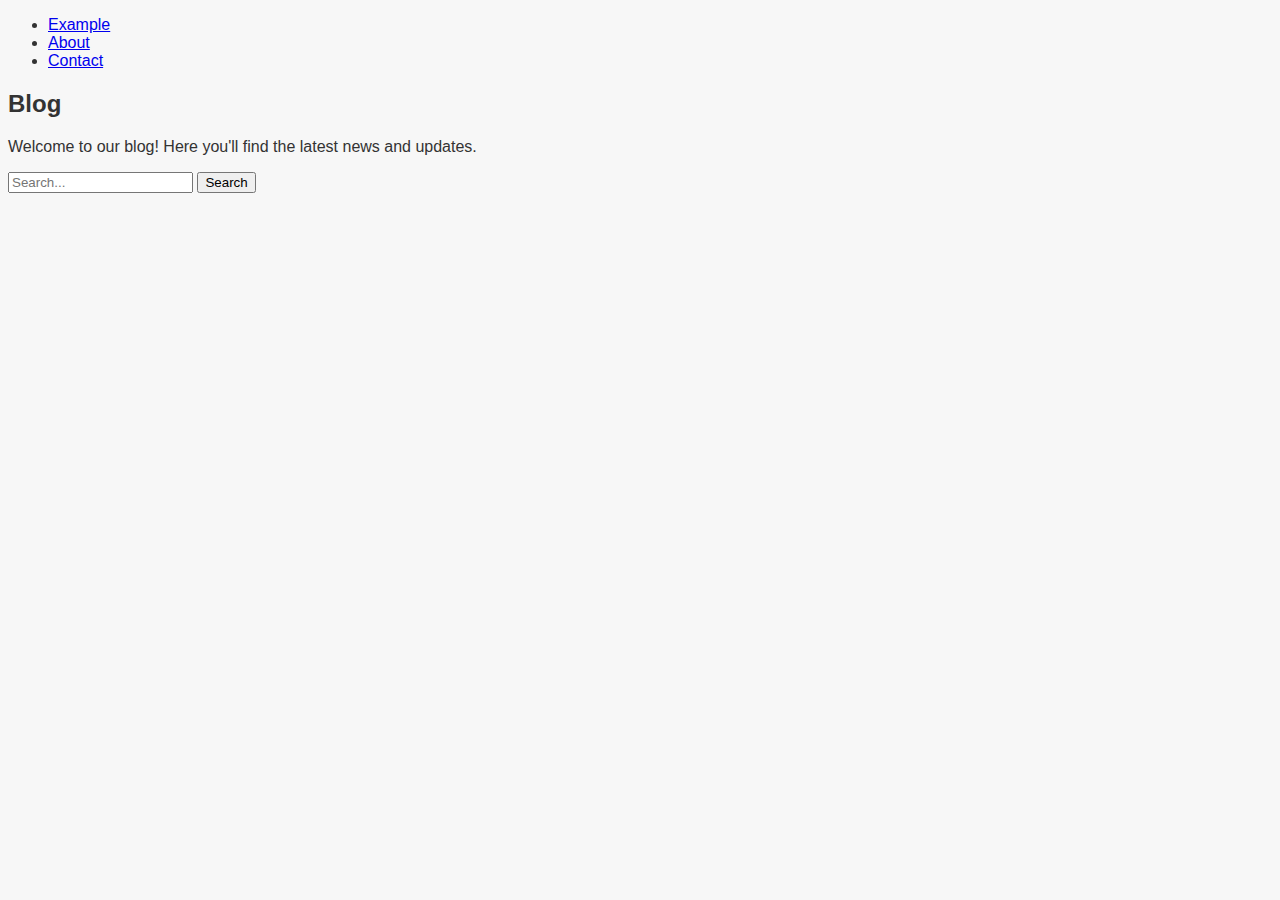
<file: index.html>
<!DOCTYPE html>
<html lang="en">
<head>
    <meta charset="UTF-8">
    <meta name="viewport" content="width=device-width, initial-scale=1.0">
    <title>Document</title>

    <link rel="stylesheet" href="style.css">
    <script src="script.js"></script>

</head>
<body>
    <nav>
        <ul>
            <li><a href="https://www.example.com">Example</a></li>
            <li><a href="https://www.example.com/about">About</a></li>
            <li><a href="https://www.example.com/contact">Contact</a></li>
        </ul>
    </nav>
  <section>
    <h2>Blog</h2>
    <p>Welcome to our blog! Here you'll find the latest news and updates.</p>
  </section>

  <form action="">
    <input type="text" placeholder="Search...">
    <button type="submit">Search</button>
  </form>

  

</body>
</html>
</file>
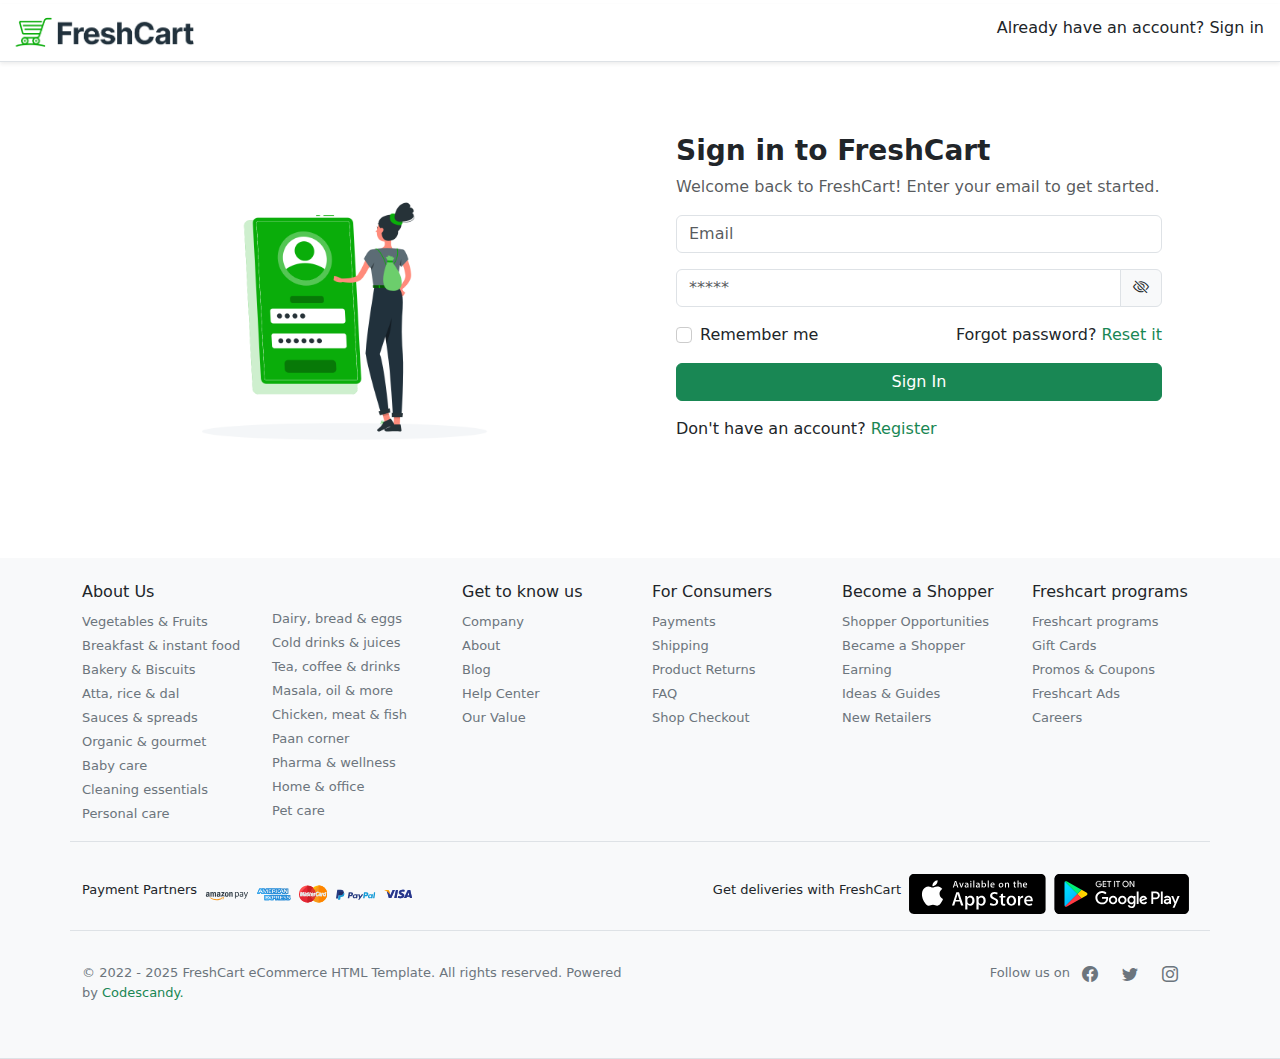
<file: BootStrap/Task/login.html>
<!DOCTYPE html>
<html lang="en">

<head>
        <meta charset="UTF-8">
        <meta name="viewport" content="width=device-width, initial-scale=1.0">
        <title>FreshCart - Login</title>
        <link href="https://cdn.jsdelivr.net/npm/bootstrap@5.3.0/dist/css/bootstrap.min.css" rel="stylesheet">
        <style>
                .form-check-input {
                        background-color: white;
                        border: 1px solid #ccc;
                }

                .form-check-input:checked {
                        background-color: #198754;
                        border-color: #198754;
                }
        </style>
</head>

<body>

        <!-- Top Navigation -->
        <div class="container-fluid border-bottom shadow-sm my-1">
                <div class="row align-items-center">
                        <!-- Logo -->
                        <div class="col-4 col-md-2 px-2">
                                <a href="index.html"><img src="assets/Screenshot 2025-08-05 002913.png"
                                                class="img-fluid" alt="Logo" /></a>
                        </div>
                        <div class="col-8 col-md-10 text-end px-3 mt-2">
                                <p>Already have an account? Sign in</p>
                        </div>
                </div>
        </div>

        <div class="container d-flex align-items-center justify-content-center my-5">
                <div class="row w-100">
                        <!-- Left Image -->
                        <div class="col-md-6 text-center mb-4 mb-md-0">
                                <img src="assets/Screenshot 2025-08-10 192038.png" class="img-fluid" alt="Illustration"
                                        style="max-height:400px;">
                        </div>

                        <!-- Right Form -->
                        <div class="col-md-6">
                                <div class="card border-0">
                                        <div class="card-body p-4">
                                                <h3 class="fw-bold">Sign in to FreshCart</h3>
                                                <p class="text-muted">Welcome back to FreshCart! Enter your email to get
                                                        started.</p>

                                                <!-- Login Form -->
                                                <form>
                                                        <div class="mb-3">
                                                                <input type="email" class="form-control"
                                                                        placeholder="Email" required>
                                                        </div>

                                                        <div class="mb-3 input-group">
                                                                <input type="password" class="form-control"
                                                                        placeholder="*****" required>
                                                                <span class="input-group-text"><i
                                                                                class="bi bi-eye-slash"></i></span>
                                                        </div>

                                                        <div class="d-flex justify-content-between align-items-center">
                                                                <div class="form-check mb-3">
                                                                        <input type="checkbox" class="form-check-input"
                                                                                id="rememberMe">
                                                                        <label class="form-check-label"
                                                                                for="rememberMe">Remember me</label>
                                                                </div>
                                                                <p>Forgot password? <a href="forgot-password.html"
                                                                                class="text-success text-decoration-none">Reset
                                                                                it</a></p>
                                                        </div>

                                                        <button type="submit" class="btn btn-success w-100">Sign
                                                                In</button>
                                                </form>

                                                <p class="mt-3">Don't have an account? <a href="register.html"
                                                                class="text-success text-decoration-none">Register</a>
                                                </p>
                                        </div>
                                </div>
                        </div>
                </div>
        </div>

        <footer class="bg-body-tertiary border-bottom">
                <div class="container py-4">
                        <!-- links -->
                        <div class="row row-cols-1 row-cols-sm-2 row-cols-md-3 row-cols-lg-6 g-4 border-bottom pb-3">
                                <div class="col">
                                        <h6>About Us</h6>
                                        <li class="list-unstyled"><a href="#" class="text-secondary"
                                                        style="text-decoration: none; font-size: small;">Vegetables &
                                                        Fruits</a></li>
                                        <li class="list-unstyled"><a href="#" class="text-secondary"
                                                        style="text-decoration: none; font-size: small;">Breakfast &
                                                        instant food</a></li>
                                        <li class="list-unstyled"><a href="#" class="text-secondary"
                                                        style="text-decoration: none; font-size: small;">Bakery &
                                                        Biscuits</a></li>
                                        <li class="list-unstyled"><a href="#" class="text-secondary"
                                                        style="text-decoration: none; font-size: small;">Atta, rice &
                                                        dal</a></li>
                                        <li class="list-unstyled"><a href="#" class="text-secondary"
                                                        style="text-decoration: none; font-size: small;">Sauces &
                                                        spreads</a></li>
                                        <li class="list-unstyled"><a href="#" class="text-secondary"
                                                        style="text-decoration: none; font-size: small;">Organic &
                                                        gourmet</a></li>
                                        <li class="list-unstyled"><a href="#" class="text-secondary"
                                                        style="text-decoration: none; font-size: small;">Baby care</a>
                                        </li>
                                        <li class="list-unstyled"><a href="#" class="text-secondary"
                                                        style="text-decoration: none; font-size: small;">Cleaning
                                                        essentials</a></li>
                                        <li class="list-unstyled"><a href="#" class="text-secondary"
                                                        style="text-decoration: none; font-size: small;">Personal
                                                        care</a></li>
                                </div>
                                <div class="col">
                                        <br>
                                        <li class="list-unstyled"><a href="#" class="text-secondary"
                                                        style="text-decoration: none; font-size: small;">Dairy, bread &
                                                        eggs</a></li>
                                        <li class="list-unstyled"><a href="#" class="text-secondary"
                                                        style="text-decoration: none; font-size: small;">Cold drinks &
                                                        juices</a></li>
                                        <li class="list-unstyled"><a href="#" class="text-secondary"
                                                        style="text-decoration: none; font-size: small;">Tea, coffee &
                                                        drinks</a></li>
                                        <li class="list-unstyled"><a href="#" class="text-secondary"
                                                        style="text-decoration: none; font-size: small;">Masala, oil &
                                                        more</a></li>
                                        <li class="list-unstyled"><a href="#" class="text-secondary"
                                                        style="text-decoration: none; font-size: small;">Chicken, meat &
                                                        fish</a></li>
                                        <li class="list-unstyled"><a href="#" class="text-secondary"
                                                        style="text-decoration: none; font-size: small;">Paan corner</a>
                                        </li>
                                        <li class="list-unstyled"><a href="#" class="text-secondary"
                                                        style="text-decoration: none; font-size: small;">Pharma &
                                                        wellness</a></li>
                                        <li class="list-unstyled"><a href="#" class="text-secondary"
                                                        style="text-decoration: none; font-size: small;">Home &
                                                        office</a></li>
                                        <li class="list-unstyled"><a href="#" class="text-secondary"
                                                        style="text-decoration: none; font-size: small;">Pet care</a>
                                        </li>
                                </div>
                                <div class="col">
                                        <h6>Get to know us</h6>
                                        <li class="list-unstyled"><a href="#" class="text-secondary"
                                                        style="text-decoration: none; font-size: small;">Company</a>
                                        </li>
                                        <li class="list-unstyled"><a href="#" class="text-secondary"
                                                        style="text-decoration: none; font-size: small;">About</a></li>
                                        <li class="list-unstyled"><a href="#" class="text-secondary"
                                                        style="text-decoration: none; font-size: small;">Blog</a></li>
                                        <li class="list-unstyled"><a href="#" class="text-secondary"
                                                        style="text-decoration: none; font-size: small;">Help Center</a>
                                        </li>
                                        <li class="list-unstyled"><a href="#" class="text-secondary"
                                                        style="text-decoration: none; font-size: small;">Our Value</a>
                                        </li>
                                </div>
                                <div class="col">
                                        <h6>For Consumers</h6>
                                        <li class="list-unstyled"><a href="#" class="text-secondary"
                                                        style="text-decoration: none; font-size: small;">Payments</a>
                                        </li>
                                        <li class="list-unstyled"><a href="#" class="text-secondary"
                                                        style="text-decoration: none; font-size: small;">Shipping</a>
                                        </li>
                                        <li class="list-unstyled"><a href="#" class="text-secondary"
                                                        style="text-decoration: none; font-size: small;">Product
                                                        Returns</a></li>
                                        <li class="list-unstyled"><a href="#" class="text-secondary"
                                                        style="text-decoration: none; font-size: small;">FAQ</a></li>
                                        <li class="list-unstyled"><a href="#" class="text-secondary"
                                                        style="text-decoration: none; font-size: small;">Shop
                                                        Checkout</a></li>
                                </div>
                                <div class="col">
                                        <h6>Become a Shopper</h6>
                                        <li class="list-unstyled"><a href="#" class="text-secondary"
                                                        style="text-decoration: none; font-size: small;">Shopper
                                                        Opportunities</a></li>
                                        <li class="list-unstyled"><a href="#" class="text-secondary"
                                                        style="text-decoration: none; font-size: small;">Became a
                                                        Shopper</a></li>
                                        <li class="list-unstyled"><a href="#" class="text-secondary"
                                                        style="text-decoration: none; font-size: small;">Earning</a>
                                        </li>
                                        <li class="list-unstyled"><a href="#" class="text-secondary"
                                                        style="text-decoration: none; font-size: small;">Ideas &
                                                        Guides</a></li>
                                        <li class="list-unstyled"><a href="#" class="text-secondary"
                                                        style="text-decoration: none; font-size: small;">New
                                                        Retailers</a></li>
                                </div>
                                <div class="col">
                                        <h6>Freshcart programs</h6>
                                        <li class="list-unstyled"><a href="#" class="text-secondary"
                                                        style="text-decoration: none; font-size: small;">Freshcart
                                                        programs</a></li>
                                        <li class="list-unstyled"><a href="#" class="text-secondary"
                                                        style="text-decoration: none; font-size: small;">Gift Cards</a>
                                        </li>
                                        <li class="list-unstyled"><a href="#" class="text-secondary"
                                                        style="text-decoration: none; font-size: small;">Promos &
                                                        Coupons</a></li>
                                        <li class="list-unstyled"><a href="#" class="text-secondary"
                                                        style="text-decoration: none; font-size: small;">Freshcart
                                                        Ads</a></li>
                                        <li class="list-unstyled"><a href="#" class="text-secondary"
                                                        style="text-decoration: none; font-size: small;">Careers</a>
                                        </li>
                                </div>
                        </div>
                        <!-- payment -->
                        <div class="row row-cols-1 row-cols-lg-2 border-bottom py-3">
                                <div class="col text-lg-start mt-3 d-flex align-items-center justify-content-md-start">
                                        <h6 class="me-2" style="font-size: small">Payment Partners</h6>
                                        <img class="me-2" src="assets/amazonpay.svg" alt="">
                                        <img class="me-2" src="assets/american-express.svg" alt="">
                                        <img class="me-2" src="assets/mastercard.svg" alt="">
                                        <img class="me-2" src="assets/paypal.svg" alt="">
                                        <img class="me-2" src="assets/visa.svg" alt="">
                                </div>
                                <div class="col text-lg-start mt-3 d-flex align-items-center justify-content-md-end">
                                        <h6 class="me-2" style="font-size: small">Get deliveries with FreshCart</h6>
                                        <img class="me-2 w-25" src="assets/appstore-btn.svg" alt="">
                                        <img class="me-2 w-25" src="assets/googleplay-btn.svg" alt="">
                                </div>
                        </div>
                        <!-- rights reserved -->
                        <div class="row row-cols-1 row-cols-lg-2 py-3">
                                <div class="col text-lg-start mt-3 d-flex">
                                        <p class="text-secondary" style="font-size: small;">© 2022 - 2025 FreshCart
                                                eCommerce HTML Template.
                                                All rights reserved. Powered by<a
                                                        class="text-success ms-1 text-decoration-none"
                                                        href="#">Codescandy.</a></p>
                                </div>
                                <div class="col text-lg-end mt-3 d-flex justify-content-lg-end">
                                        <p class="text-secondary me-2" style="font-size: small;">Follow us on</p>
                                        <a href="#" class="text-secondary me-3" style="font-size: small;"><i
                                                        class=" icons bi bi-facebook p-1 fs-6"></i></a>
                                        <a href="#" class="text-secondary me-3" style="font-size: small;"><i
                                                        class=" icons bi bi-twitter p-1 fs-6"></i></a>
                                        <a href="#" class="text-secondary me-3" style="font-size: small;"><i
                                                        class=" icons bi bi-instagram p-1 fs-6"></i></a>
                                </div>
                        </div>
        </footer>

        <script src="https://cdn.jsdelivr.net/npm/bootstrap@5.3.0/dist/js/bootstrap.bundle.min.js"></script>
        <link rel="stylesheet" href="https://cdn.jsdelivr.net/npm/bootstrap-icons/font/bootstrap-icons.css">
</body>

</html>
</file>
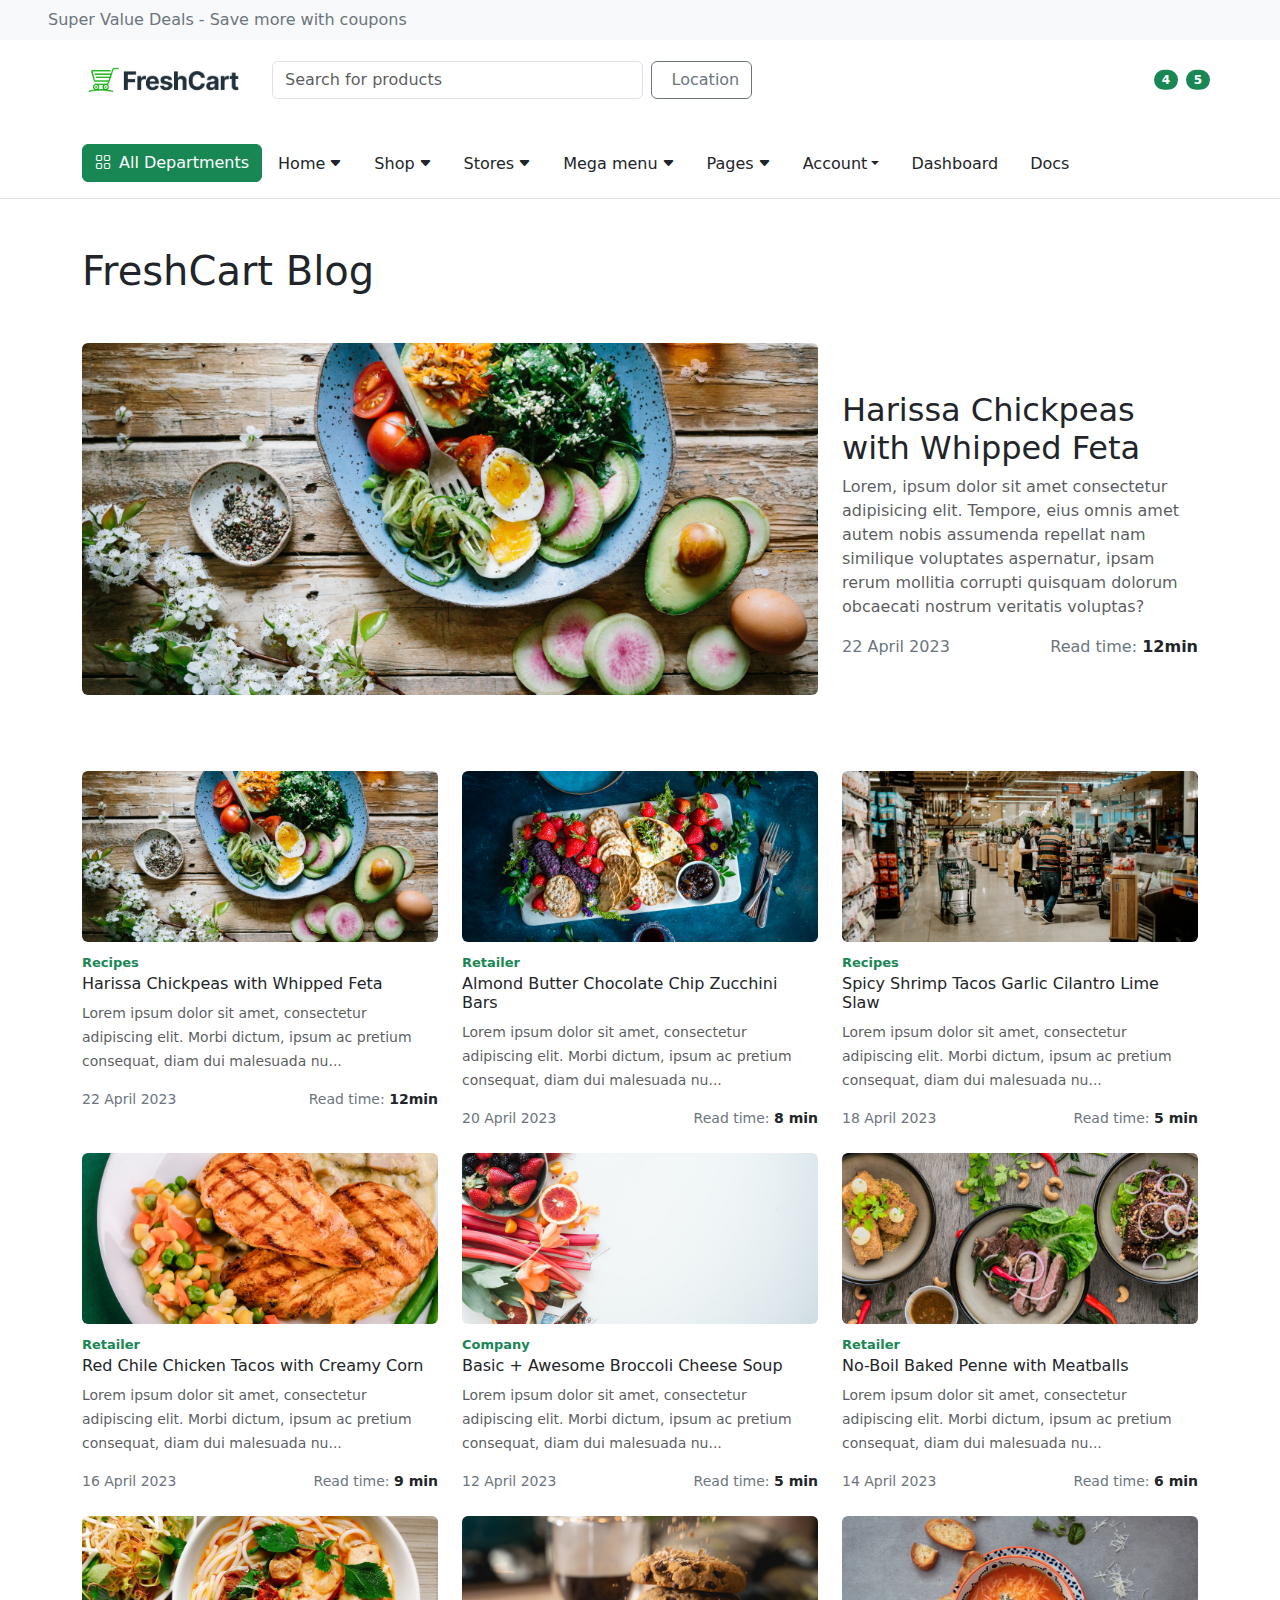
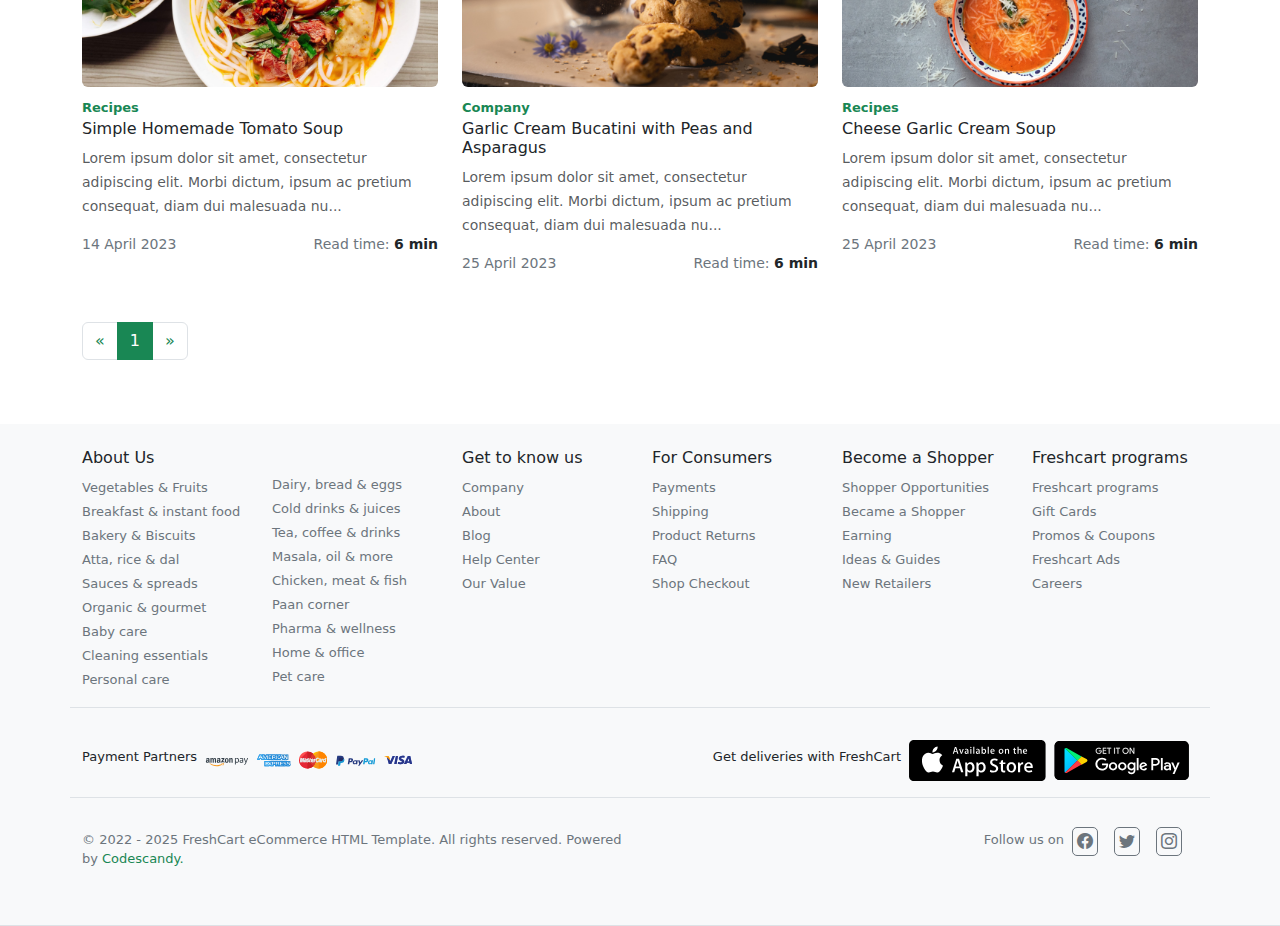
<file: BootStrap/Task/pages.html>
<!DOCTYPE html>
<html lang="en">

<head>
  <meta charset="UTF-8">
  <meta name="viewport" content="width=device-width, initial-scale=1.0">
  <title>Blogs</title>
  <link rel="stylesheet" href="https://cdn.jsdelivr.net/npm/bootstrap@5.3.7/dist/css/bootstrap.min.css" />
  <link rel="stylesheet" href="https://cdnjs.cloudflare.com/ajax/libs/font-awesome/6.5.0/css/all.min.css"
    integrity="sha512-Avb2QiuDEEvB4bZJYdft2mNjVShBftLdPG8FJ0V7irTLQ8Uo0qcPxh4Plq7G5tGm0rU+1SPhVotteLpBERwTkw=="
    crossorigin="anonymous" referrerpolicy="no-referrer" />
  <link rel="stylesheet" href="https://cdn.jsdelivr.net/npm/bootstrap-icons@1.10.5/font/bootstrap-icons.css">
  <style>
    button .location {
      color: #6c757d !important;
      transition: all 0.3s ease !important;
    }

    button:hover .location {
      color: #fff !important;
      background: #6c757d !important;
    }

    .input-with-icon {
      position: relative;
    }

    .input-with-icon input {
      padding-right: 2.5rem;
    }

    .input-with-icon .fa-magnifying-glass {
      position: absolute;
      right: 10px;
      top: 50%;
      transform: translateY(-50%);
      pointer-events: none;
    }

    .input-icon {
      position: relative;
    }

    .input-icon input {
      padding-left: 2.5rem;
    }

    .input-icon .fa-location-dot {
      position: absolute;
      left: 10px;
      top: 50%;
      transform: translateY(-50%);
      pointer-events: none;
    }

    .carousel-indicators [data-bs-target] {
      width: 7px;
      height: 7px;
      border-radius: 50%;
      background-color: #6c757d;
      opacity: 0.5;
      transition: 0.3s;
      border: none;
      margin: 0 5px;
    }

    .carousel-indicators .active {
      background-color: #198754;
      opacity: 1;
    }

    .card.border-hover {
      transition: border 0.3s ease, box-shadow 0.3s ease, transform 0.3s ease;
    }

    .card.border-hover:hover {
      border: 1px solid #198754;
      box-shadow: 0 0 15px rgba(0, 0, 0, 0.2);
    }

    .link-title {
      text-decoration: none;
      font-size: small;
      font-weight: 500;
      transition: all 0.3s ease;
    }

    .link-title:hover {
      color: #198754;
    }

    .card-icons {
      display: none;
      transition: all 0.3s ease;
    }

    .card:hover .card-icons {
      display: block;
    }

    a .card-icons:hover {
      color: #fff !important;
      background: #198754 !important;
    }

    .icons {
      border: #6c757d 1px solid;
      border-radius: 5px;
      transition: all 0.3s ease;
    }

    .icons:hover {
      color: #198754 !important;
      border: #198754 1px solid;
    }


    .image-container {
      overflow: hidden;
    }

    .image-container img {
      width: 100%;
      height: 100%;
      object-fit: cover;
      transition: transform 0.4s ease;
    }

    .image-container:hover img {
      transform: scale(1.1);
      transform-origin: center center;
      border-radius: 10px;
    }

    a h2,
    a h6 {
      transition: all 0.3s ease !important;
    }

    a h2:hover,
    a h6:hover {
      color: #198754 !important;
    }

    .page-item.active .page-link {
      background-color: #198754;
      border-color: #198754;
      color: #fff !important;
    }
  </style>
</head>

<body>
  <!-- Top Banner -->
  <div class="bg-body-tertiary text-lg-start text-center py-2">
    <p class="text-secondary mb-0 px-3 px-md-5">
      Super Value Deals - Save more with coupons
    </p>
  </div>

  <!-- Top Navigation -->
  <div class="container my-3">
    <div class="row align-items-center">
      <!-- Logo -->
      <div class="col-4 col-md-2">
        <a href="index.html"><img src="assets/Screenshot 2025-08-05 002913.png" class="img-fluid" alt="Logo" /></a>
      </div>

      <!-- Search and Location Inputs -->
      <div class="col-8 col-md-7">
        <div class="row align-items-center g-2">
          <!-- Search Input -->
          <div class="col-12 col-md-7">
            <div class="input-with-icon">
              <input type="text" class="form-control" placeholder="Search for products" />
              <i class="fa-solid fa-magnifying-glass"></i>
            </div>
          </div>

          <!-- Location Input -->
          <div class="col-12 col-md-5">
            <div>
              <button class="btn btn-outline-secondary" data-bs-toggle="modal" data-bs-target="#locationModal"><i
                  class="fa-solid fa-location-dot text-secondary me-2 location"></i>Location</button>
            </div>
          </div>

          <!-- Delivery Location Modal -->
          <div class="modal fade" id="locationModal" tabindex="-1" aria-labelledby="locationModalLabel"
            aria-hidden="true">
            <div class="modal-dialog modal-dialog-centered">
              <div class="modal-content">

                <!-- Modal Header -->
                <div class="modal-header border-0">
                  <div>
                    <h5 class="modal-title fw-bold" id="locationModalLabel">Choose your Delivery Location</h5>
                    <p class="mb-0 text-muted small">Enter your address and we will specify the offer you area.</p>
                  </div>
                  <button type="button" class="btn-close" data-bs-dismiss="modal" aria-label="Close"></button>
                </div>

                <!-- Modal Body -->
                <div class="modal-body">
                  <!-- Search Box -->
                  <input type="text" class="form-control mb-3" placeholder="Search your area">

                  <!-- Select Location Header -->
                  <div class="d-flex justify-content-between align-items-center mb-2">
                    <strong>Select Location</strong>
                    <button class="btn btn-outline-secondary btn-sm">Clear All</button>
                  </div>

                  <!-- Location List -->
                  <ul class="list-unstyled mb-0">
                    <li class="d-flex justify-content-between py-2 border-bottom">
                      <span>Alabama</span>
                      <span class="fw-bold">Min:$20</span>
                    </li>
                    <li class="d-flex justify-content-between py-2 border-bottom">
                      <span>Alaska</span>
                      <span class="fw-bold">Min:$30</span>
                    </li>
                    <li class="d-flex justify-content-between py-2 border-bottom">
                      <span>Arizona</span>
                      <span class="fw-bold">Min:$50</span>
                    </li>
                    <li class="d-flex justify-content-between py-2 border-bottom">
                      <span>California</span>
                      <span class="fw-bold">Min:$29</span>
                    </li>
                    <li class="d-flex justify-content-between py-2 border-bottom">
                      <span>Colorado</span>
                      <span class="fw-bold">Min:$80</span>
                    </li>
                    <li class="d-flex justify-content-between py-2">
                      <span>Florida</span>
                      <span class="fw-bold">Min:$90</span>
                    </li>
                  </ul>
                </div>

              </div>
            </div>
          </div>
        </div>
      </div>

      <!-- Icons (Wishlist, User, Cart) -->
      <div class="col-12 col-md-3 text-end mt-3 mt-md-0">
        <div class="d-flex justify-content-end gap-3">
          <!-- Wishlist -->
          <div class="position-relative">
            <a href="#"><i class="fa-regular fa-heart text-secondary fs-5"></i></a>
            <a href="#"><span
                class="position-absolute top-0 start-100 translate-middle badge rounded-pill bg-success">4</span></a>
          </div>
          <!-- User -->
          <div class="position-relative">
            <a href="#" data-bs-toggle="modal" data-bs-target="#user-modal"><i
                class="fa-regular fa-user text-secondary fs-5"></i></a>
          </div>
          <!-- User-Modal -->
          <div class="modal fade" id="user-modal" tabindex="-1" aria-labelledby="signupModalLabel" aria-hidden="true">
            <div class="modal-dialog">
              <div class="modal-content">
                <!-- header -->
                <div class="modal-header">
                  <h4 class="modal-title">Sign Up</h4>
                </div>
                <div class="modal-body">
                  <form>
                    <div class="mb-3">
                      <label for="name" class="form-label">Name</label>
                      <input type="text" class="form-control" id="name" placeholder="Enter your Name">
                    </div>
                    <div class="mb-3">
                      <label for="email" class="form-label">Email</label>
                      <input type="email" class="form-control" id="email" placeholder="Enter your Email">
                    </div>
                    <div class="mb-3">
                      <label for="password" class="form-label">Password</label>
                      <input type="password" class="form-control" id="password" placeholder="Enter your Password">
                      <small class="text-secondary">By Signup, you agree to our <a href="#"
                          class="text-success text-decoration-none">Terms of Service </a> & <a href="#"
                          class="text-success text-decoration-none">Privacy Policy</a></small>
                    </div>
                    <button class="btn btn-success w-100 mb-4">Sign Up</button><br>
                    <small class="text-secondary fw-bold d-block text-center">Already have an account? <a href="#"
                        class="text-success text-decoration-none">Sign in</a></small>
                  </form>
                </div>
              </div>
            </div>
          </div>
          <!-- Cart -->
          <div class="position-relative">
            <a href="#" data-bs-toggle="offcanvas" data-bs-target="#cartOffcanvas" aria-controls="cartOffcanvas"><i
                class="fa-solid fa-cart-shopping text-secondary fs-5"></i></a>
            <a href="#"><span
                class="position-absolute top-0 start-100 translate-middle badge rounded-pill bg-success">5</span></a>

            <!-- Cart Offcanvas -->
            <div class="offcanvas offcanvas-end" tabindex="-1" id="cartOffcanvas" aria-labelledby="cartOffcanvasLabel">
              <div class="offcanvas-header">
                <h5 class="offcanvas-title text-start border-bottom pb-2 w-100" id="cartOffcanvasLabel">Shop Cart</h5>
                <button type="button" class="btn-close" data-bs-dismiss="offcanvas" aria-label="Close"></button>
              </div>
              <div class="offcanvas-body">

                <!-- products cart -->
                <div class="align-items-center justify-content-between mb-3 border-bottom pb-2">
                  <div class="d-flex align-items-center">
                    <img src="assets/product-img-1 (1).jpg" class="img-fluid w-25" alt="">
                    <small class="fw-bold me-3">Haldiram's Sev Bhujia</small>
                    <button class="btn btn-outline-secondary btn-sm quantity-decrease">-</button>
                    <input type="text" class="form-control text-center mx-1 quantity-input" value="1"
                      style="width: 50px;">
                    <button class="btn btn-outline-secondary btn-sm quantity-increase">+</button>
                    <small class="fw-bold mx-3">$21.60</small>
                  </div>
                  <div class="d-flex align-items-center">
                    <img src="assets/product-img-2.jpg" class="img-fluid w-25" alt="">
                    <small class="fw-bold me-3">NutriChoice Digestive</small>
                    <button class="btn btn-outline-secondary btn-sm quantity-decrease">-</button>
                    <input type="text" class="form-control text-center mx-1 quantity-input" value="1"
                      style="width: 50px;">
                    <button class="btn btn-outline-secondary btn-sm quantity-increase">+</button>
                    <small class="fw-bold mx-3">$24.00</small>
                  </div>
                  <div class="d-flex align-items-center">
                    <img src="assets/product-img-5.jpg" class="img-fluid w-25" alt="">
                    <small class="fw-bold me-3">Salted Instant Popcorn</small>
                    <button class="btn btn-outline-secondary btn-sm quantity-decrease">-</button>
                    <input type="text" class="form-control text-center mx-1 quantity-input" value="1"
                      style="width: 50px;">
                    <button class="btn btn-outline-secondary btn-sm quantity-increase">+</button>
                    <small class="fw-bold mx-3">$11.70</small>
                  </div>
                  <div class="d-flex align-items-center">
                    <img src="assets/product-img-6.jpg" class="img-fluid w-25" alt="">
                    <small class="fw-bold me-3">Blueberry Greek Yogurt</small>
                    <button class="btn btn-outline-secondary btn-sm quantity-decrease">-</button>
                    <input type="text" class="form-control text-center mx-1 quantity-input" value="1"
                      style="width: 50px;">
                    <button class="btn btn-outline-secondary btn-sm quantity-increase">+</button>
                    <small class="fw-bold mx-3">$14.40</small>
                  </div>
                </div>
                <div class="d-flex justify-content-between align-items-center">
                  <button class="btn btn-dark w-100">Checkout</button>
                </div>
              </div>
            </div>
          </div>
        </div>
      </div>
    </div>
  </div>
  <!-- Navigation -->
  <nav class="navbar navbar-expand-lg navbar-light bg-white border-bottom mb-5">
    <div class="container">
      <button class="navbar-toggler" type="button" data-bs-toggle="collapse" data-bs-target="#navbar">
        <span class="navbar-toggler-icon text-success"></span>
      </button>

      <!-- Navigation Menu -->
      <div class="collapse navbar-collapse" id="navbar">
        <div class="row align-items-center mt-3">
          <div class="d-flex">
            <div>
              <button class="btn btn-success mb-2"><i class="bi bi-grid me-2"></i>All Departments</button>
            </div>
            <ul class="nav justify-content-center justify-content-md-start">
              <li class="nav-item"><a class="nav-link text-dark" href="index.html">Home<i
                    class="bi bi-caret-down-fill ms-1" style="font-size: small;"></i></a></li>
              <li class="nav-item"><a class="nav-link text-dark" href="shop.html">Shop<i
                    class="bi bi-caret-down-fill ms-1" style="font-size: small;"></i></a></li>
              <li class="nav-item"><a class="nav-link text-dark" href="stores.html">Stores<i
                    class="bi bi-caret-down-fill ms-1" style="font-size: small;"></i></a></li>
              <li class="nav-item"><a class="nav-link text-dark" href="mega-menu.html">Mega menu<i
                    class="bi bi-caret-down-fill ms-1" style="font-size: small;"></i></a></li>
              <li class="nav-item"><a class="nav-link text-dark" href="pages.html">Pages<i
                    class="bi bi-caret-down-fill ms-1" style="font-size: small;"></i></a></li>
              <li class="nav-item dropdown"><a class="nav-link text-dark dropdown-toggle" href="account.html"
                  data-bs-toggle="dropdown">Account</a>
                <ul class="dropdown-menu">
                  <li><a class="dropdown-item" href="register.html">Sign Up</a></li>
                  <li><a class="dropdown-item" href="login.html">Sign In</a></li>
                </ul>
              </li>
              <li class="nav-item"><a class="nav-link text-dark" href="Dashboard">Dashboard</a></li>
              <li class="nav-item"><a class="nav-link text-dark" href="Docs">Docs</a></li>
            </ul>
          </div>
        </div>
      </div>
    </div>
  </nav>

  <!-- Main Content -->
  <div class="container my-5">
    <div class="row">
      <h1 class="mb-5">FreshCart Blog</h1>
      <div class="col-lg-8 col-12">
        <div class="image-container">
          <img src="assets/blog-img-1.jpg" class="img-fluid rounded" alt="">
        </div>
      </div>
      <div class="col-lg-4 col-12 my-5">
        <a href="#" class="text-decoration-none">
          <h2 class="text-dark">Harissa Chickpeas with Whipped Feta</h2>
        </a>
        <p class="text-muted">Lorem, ipsum dolor sit amet consectetur adipisicing elit. Tempore, eius omnis amet autem
          nobis assumenda repellat nam similique voluptates aspernatur, ipsam rerum mollitia corrupti quisquam dolorum
          obcaecati nostrum veritatis voluptas?</p>
        <div class="d-flex justify-content-between text-secondary">
          <p>22 April 2023</p>
          <p>Read time: <span class="text-dark fw-bold">12min</span></p>
        </div>
      </div>
    </div>
  </div>

  <!-- Recipes -->
  <div class="container my-5">
    <div class="row row-cols-1 row-cols-md-2 row-cols-lg-3 g-4">
      <!-- blog-1 -->
      <div class="col">
        <div class="image-container">
          <img src="assets/blog-img-1 (1).jpg" class="img-fluid rounded mb-2" alt="">
        </div>
        <a href="#" class="text-decoration-none text-success fw-bold" style="font-size: small;">Recipes</a>
        <a href="#" class="text-decoration-none">
          <h6 class="text-dark">Harissa Chickpeas with Whipped Feta</h6>
        </a>
        <small class="text-muted">Lorem ipsum dolor sit amet, consectetur adipiscing elit. Morbi dictum, ipsum ac
          pretium consequat, diam dui malesuada nu...</small>
        <div class="d-flex justify-content-between text-secondary mt-3">
          <small>22 April 2023</small>
          <small>Read time: <span class="text-dark fw-bold">12min</span></small>
        </div>
      </div>
      <!-- blog-2 -->
      <div class="col">
        <div class="image-container">
          <img src="assets/blog-img-2.jpg" class="img-fluid rounded mb-2" alt="">
        </div>
        <a href="#" class="text-decoration-none text-success fw-bold" style="font-size: small;">Retailer</a>
        <a href="#" class="text-decoration-none">
          <h6 class="text-dark">Almond Butter Chocolate Chip Zucchini Bars</h6>
        </a>
        <small class="text-muted">Lorem ipsum dolor sit amet, consectetur adipiscing elit. Morbi dictum, ipsum ac
          pretium consequat, diam dui malesuada nu...</small>
        <div class="d-flex justify-content-between text-secondary mt-3">
          <small>20 April 2023</small>
          <small>Read time: <span class="text-dark fw-bold">8 min</span></small>
        </div>
      </div>
      <!-- blog-3 -->
      <div class="col">
        <div class="image-container">
          <img src="assets/blog-img-3.jpg" class="img-fluid rounded mb-2" alt="">
        </div>
        <a href="#" class="text-decoration-none text-success fw-bold" style="font-size: small;">Recipes</a>
        <a href="#" class="text-decoration-none">
          <h6 class="text-dark">Spicy Shrimp Tacos Garlic Cilantro Lime Slaw</h6>
        </a>
        <small class="text-muted">Lorem ipsum dolor sit amet, consectetur adipiscing elit. Morbi dictum, ipsum ac
          pretium consequat, diam dui malesuada nu...</small>
        <div class="d-flex justify-content-between text-secondary mt-3">
          <small>18 April 2023</small>
          <small>Read time: <span class="text-dark fw-bold">5 min</span></small>
        </div>
      </div>
      <!-- blog-4 -->
      <div class="col">
        <div class="image-container">
          <img src="assets/blog-img-4.jpg" class="img-fluid rounded mb-2" alt="">
        </div>
        <a href="#" class="text-decoration-none text-success fw-bold" style="font-size: small;">Retailer</a>
        <a href="#" class="text-decoration-none">
          <h6 class="text-dark">Red Chile Chicken Tacos with Creamy Corn</h6>
        </a>
        <small class="text-muted">Lorem ipsum dolor sit amet, consectetur adipiscing elit. Morbi dictum, ipsum ac
          pretium consequat, diam dui malesuada nu...</small>
        <div class="d-flex justify-content-between text-secondary mt-3">
          <small>16 April 2023</small>
          <small>Read time: <span class="text-dark fw-bold">9 min</span></small>
        </div>
      </div>
      <!-- blog-5 -->
      <div class="col">
        <div class="image-container">
          <img src="assets/blog-img-5.jpg" class="img-fluid rounded mb-2" alt="">
        </div>
        <a href="#" class="text-decoration-none text-success fw-bold" style="font-size: small;">Company</a>
        <a href="#" class="text-decoration-none">
          <h6 class="text-dark">Basic + Awesome Broccoli Cheese Soup</h6>
        </a>
        <small class="text-muted">Lorem ipsum dolor sit amet, consectetur adipiscing elit. Morbi dictum, ipsum ac
          pretium consequat, diam dui malesuada nu...</small>
        <div class="d-flex justify-content-between text-secondary mt-3">
          <small>12 April 2023</small>
          <small>Read time: <span class="text-dark fw-bold">5 min</span></small>
        </div>
      </div>
      <!-- blog-6 -->
      <div class="col">
        <div class="image-container">
          <img src="assets/blog-img-6.jpg" class="img-fluid rounded mb-2" alt="">
        </div>
        <a href="#" class="text-decoration-none text-success fw-bold" style="font-size: small;">Retailer</a>
        <a href="#" class="text-decoration-none">
          <h6 class="text-dark">No-Boil Baked Penne with Meatballs</h6>
        </a>
        <small class="text-muted">Lorem ipsum dolor sit amet, consectetur adipiscing elit. Morbi dictum, ipsum ac
          pretium consequat, diam dui malesuada nu...</small>
        <div class="d-flex justify-content-between text-secondary mt-3">
          <small>14 April 2023</small>
          <small>Read time: <span class="text-dark fw-bold">6 min</span></small>
        </div>
      </div>
      <!-- blog-7 -->
      <div class="col">
        <div class="image-container">
          <img src="assets/blog-img-7.jpg" class="img-fluid rounded mb-2" alt="">
        </div>
        <a href="#" class="text-decoration-none text-success fw-bold" style="font-size: small;">Recipes</a>
        <a href="#" class="text-decoration-none">
          <h6 class="text-dark">Simple Homemade Tomato Soup</h6>
        </a>
        <small class="text-muted">Lorem ipsum dolor sit amet, consectetur adipiscing elit. Morbi dictum, ipsum ac
          pretium consequat, diam dui malesuada nu...</small>
        <div class="d-flex justify-content-between text-secondary mt-3">
          <small>14 April 2023</small>
          <small>Read time: <span class="text-dark fw-bold">6 min</span></small>
        </div>
      </div>
      <!-- blog-8 -->
      <div class="col">
        <div class="image-container">
          <img src="assets/blog-img-8.jpg" class="img-fluid rounded mb-2" alt="">
        </div>
        <a href="#" class="text-decoration-none text-success fw-bold" style="font-size: small;">Company</a>
        <a href="#" class="text-decoration-none">
          <h6 class="text-dark">Garlic Cream Bucatini with Peas and Asparagus</h6>
        </a>
        <small class="text-muted">Lorem ipsum dolor sit amet, consectetur adipiscing elit. Morbi dictum, ipsum ac
          pretium consequat, diam dui malesuada nu...</small>
        <div class="d-flex justify-content-between text-secondary mt-3">
          <small>25 April 2023</small>
          <small>Read time: <span class="text-dark fw-bold">6 min</span></small>
        </div>
      </div>
      <!-- blog-9 -->
      <div class="col">
        <div class="image-container">
          <img src="assets/blog-img-9.jpg" class="img-fluid rounded mb-2" alt="">
        </div>
        <a href="#" class="text-decoration-none text-success fw-bold" style="font-size: small;">Recipes</a>
        <a href="#" class="text-decoration-none">
          <h6 class="text-dark">Cheese Garlic Cream Soup</h6>
        </a>
        <small class="text-muted">Lorem ipsum dolor sit amet, consectetur adipiscing elit. Morbi dictum, ipsum ac
          pretium consequat, diam dui malesuada nu...</small>
        <div class="d-flex justify-content-between text-secondary mt-3">
          <small>25 April 2023</small>
          <small>Read time: <span class="text-dark fw-bold">6 min</span></small>
        </div>
      </div>

    </div>
    <nav class="pagination mt-5">
      <ul class="pagination">
        <li class="page-item"><a class="page-link text-success" href="#" aria-label="Previous">
            <span aria-hidden="true">&laquo;</span>
          </a></li>
        <li class="page-item active"><a class="page-link text-success" href="#">1</a></li>
        <li class="page-item"><a class="page-link text-success" href="#">
            <span aria-hidden="true">&raquo;</span>
          </a></li>

      </ul>
    </nav>
  </div>
  <!-- footer -->
  <footer class="bg-body-tertiary border-bottom">
    <div class="container py-4">
      <!-- links -->
      <div class="row row-cols-1 row-cols-sm-2 row-cols-md-3 row-cols-lg-6 g-4 border-bottom pb-3">
        <div class="col">
          <h6>About Us</h6>
          <li class="list-unstyled"><a href="#" class="text-secondary"
              style="text-decoration: none; font-size: small;">Vegetables & Fruits</a></li>
          <li class="list-unstyled"><a href="#" class="text-secondary"
              style="text-decoration: none; font-size: small;">Breakfast & instant food</a></li>
          <li class="list-unstyled"><a href="#" class="text-secondary"
              style="text-decoration: none; font-size: small;">Bakery & Biscuits</a></li>
          <li class="list-unstyled"><a href="#" class="text-secondary"
              style="text-decoration: none; font-size: small;">Atta, rice & dal</a></li>
          <li class="list-unstyled"><a href="#" class="text-secondary"
              style="text-decoration: none; font-size: small;">Sauces & spreads</a></li>
          <li class="list-unstyled"><a href="#" class="text-secondary"
              style="text-decoration: none; font-size: small;">Organic & gourmet</a></li>
          <li class="list-unstyled"><a href="#" class="text-secondary"
              style="text-decoration: none; font-size: small;">Baby care</a></li>
          <li class="list-unstyled"><a href="#" class="text-secondary"
              style="text-decoration: none; font-size: small;">Cleaning essentials</a></li>
          <li class="list-unstyled"><a href="#" class="text-secondary"
              style="text-decoration: none; font-size: small;">Personal care</a></li>
        </div>
        <div class="col">
          <br>
          <li class="list-unstyled"><a href="#" class="text-secondary"
              style="text-decoration: none; font-size: small;">Dairy, bread & eggs</a></li>
          <li class="list-unstyled"><a href="#" class="text-secondary"
              style="text-decoration: none; font-size: small;">Cold drinks & juices</a></li>
          <li class="list-unstyled"><a href="#" class="text-secondary"
              style="text-decoration: none; font-size: small;">Tea, coffee & drinks</a></li>
          <li class="list-unstyled"><a href="#" class="text-secondary"
              style="text-decoration: none; font-size: small;">Masala, oil & more</a></li>
          <li class="list-unstyled"><a href="#" class="text-secondary"
              style="text-decoration: none; font-size: small;">Chicken, meat & fish</a></li>
          <li class="list-unstyled"><a href="#" class="text-secondary"
              style="text-decoration: none; font-size: small;">Paan corner</a></li>
          <li class="list-unstyled"><a href="#" class="text-secondary"
              style="text-decoration: none; font-size: small;">Pharma & wellness</a></li>
          <li class="list-unstyled"><a href="#" class="text-secondary"
              style="text-decoration: none; font-size: small;">Home & office</a></li>
          <li class="list-unstyled"><a href="#" class="text-secondary"
              style="text-decoration: none; font-size: small;">Pet care</a></li>
        </div>
        <div class="col">
          <h6>Get to know us</h6>
          <li class="list-unstyled"><a href="#" class="text-secondary"
              style="text-decoration: none; font-size: small;">Company</a></li>
          <li class="list-unstyled"><a href="#" class="text-secondary"
              style="text-decoration: none; font-size: small;">About</a></li>
          <li class="list-unstyled"><a href="#" class="text-secondary"
              style="text-decoration: none; font-size: small;">Blog</a></li>
          <li class="list-unstyled"><a href="#" class="text-secondary"
              style="text-decoration: none; font-size: small;">Help Center</a></li>
          <li class="list-unstyled"><a href="#" class="text-secondary"
              style="text-decoration: none; font-size: small;">Our Value</a></li>
        </div>
        <div class="col">
          <h6>For Consumers</h6>
          <li class="list-unstyled"><a href="#" class="text-secondary"
              style="text-decoration: none; font-size: small;">Payments</a></li>
          <li class="list-unstyled"><a href="#" class="text-secondary"
              style="text-decoration: none; font-size: small;">Shipping</a></li>
          <li class="list-unstyled"><a href="#" class="text-secondary"
              style="text-decoration: none; font-size: small;">Product Returns</a></li>
          <li class="list-unstyled"><a href="#" class="text-secondary"
              style="text-decoration: none; font-size: small;">FAQ</a></li>
          <li class="list-unstyled"><a href="#" class="text-secondary"
              style="text-decoration: none; font-size: small;">Shop Checkout</a></li>
        </div>
        <div class="col">
          <h6>Become a Shopper</h6>
          <li class="list-unstyled"><a href="#" class="text-secondary"
              style="text-decoration: none; font-size: small;">Shopper Opportunities</a></li>
          <li class="list-unstyled"><a href="#" class="text-secondary"
              style="text-decoration: none; font-size: small;">Became a Shopper</a></li>
          <li class="list-unstyled"><a href="#" class="text-secondary"
              style="text-decoration: none; font-size: small;">Earning</a></li>
          <li class="list-unstyled"><a href="#" class="text-secondary"
              style="text-decoration: none; font-size: small;">Ideas & Guides</a></li>
          <li class="list-unstyled"><a href="#" class="text-secondary"
              style="text-decoration: none; font-size: small;">New Retailers</a></li>
        </div>
        <div class="col">
          <h6>Freshcart programs</h6>
          <li class="list-unstyled"><a href="#" class="text-secondary"
              style="text-decoration: none; font-size: small;">Freshcart programs</a></li>
          <li class="list-unstyled"><a href="#" class="text-secondary"
              style="text-decoration: none; font-size: small;">Gift Cards</a></li>
          <li class="list-unstyled"><a href="#" class="text-secondary"
              style="text-decoration: none; font-size: small;">Promos & Coupons</a></li>
          <li class="list-unstyled"><a href="#" class="text-secondary"
              style="text-decoration: none; font-size: small;">Freshcart Ads</a></li>
          <li class="list-unstyled"><a href="#" class="text-secondary"
              style="text-decoration: none; font-size: small;">Careers</a></li>
        </div>
      </div>
      <!-- payment -->
      <div class="row row-cols-1 row-cols-lg-2 border-bottom py-3">
        <div class="col text-lg-start mt-3 d-flex align-items-center justify-content-md-start">
          <h6 class="me-2" style="font-size: small">Payment Partners</h6>
          <img class="me-2" src="assets/amazonpay.svg" alt="">
          <img class="me-2" src="assets/american-express.svg" alt="">
          <img class="me-2" src="assets/mastercard.svg" alt="">
          <img class="me-2" src="assets/paypal.svg" alt="">
          <img class="me-2" src="assets/visa.svg" alt="">
        </div>
        <div class="col text-lg-start mt-3 d-flex align-items-center justify-content-md-end">
          <h6 class="me-2" style="font-size: small">Get deliveries with FreshCart</h6>
          <img class="me-2 w-25" src="assets/appstore-btn.svg" alt="">
          <img class="me-2 w-25" src="assets/googleplay-btn.svg" alt="">
        </div>
      </div>
      <!-- rights reserved -->
      <div class="row row-cols-1 row-cols-lg-2 py-3">
        <div class="col text-lg-start mt-3 d-flex">
          <p class="text-secondary" style="font-size: small;">© 2022 - 2025 FreshCart eCommerce HTML Template. All
            rights reserved. Powered by<a class="text-success ms-1 text-decoration-none" href="#">Codescandy.</a></p>
        </div>
        <div class="col text-lg-end mt-3 d-flex justify-content-lg-end">
          <p class="text-secondary me-2" style="font-size: small;">Follow us on</p>
          <a href="#" class="text-secondary me-3" style="font-size: small;"><i
              class=" icons bi bi-facebook p-1 fs-6"></i></a>
          <a href="#" class="text-secondary me-3" style="font-size: small;"><i
              class=" icons bi bi-twitter p-1 fs-6"></i></a>
          <a href="#" class="text-secondary me-3" style="font-size: small;"><i
              class=" icons bi bi-instagram p-1 fs-6"></i></a>
        </div>
      </div>
  </footer>

  <script src="https://cdn.jsdelivr.net/npm/bootstrap@5.3.7/dist/js/bootstrap.bundle.min.js"></script>
</body>

</html>

</html>

</html>
</file>
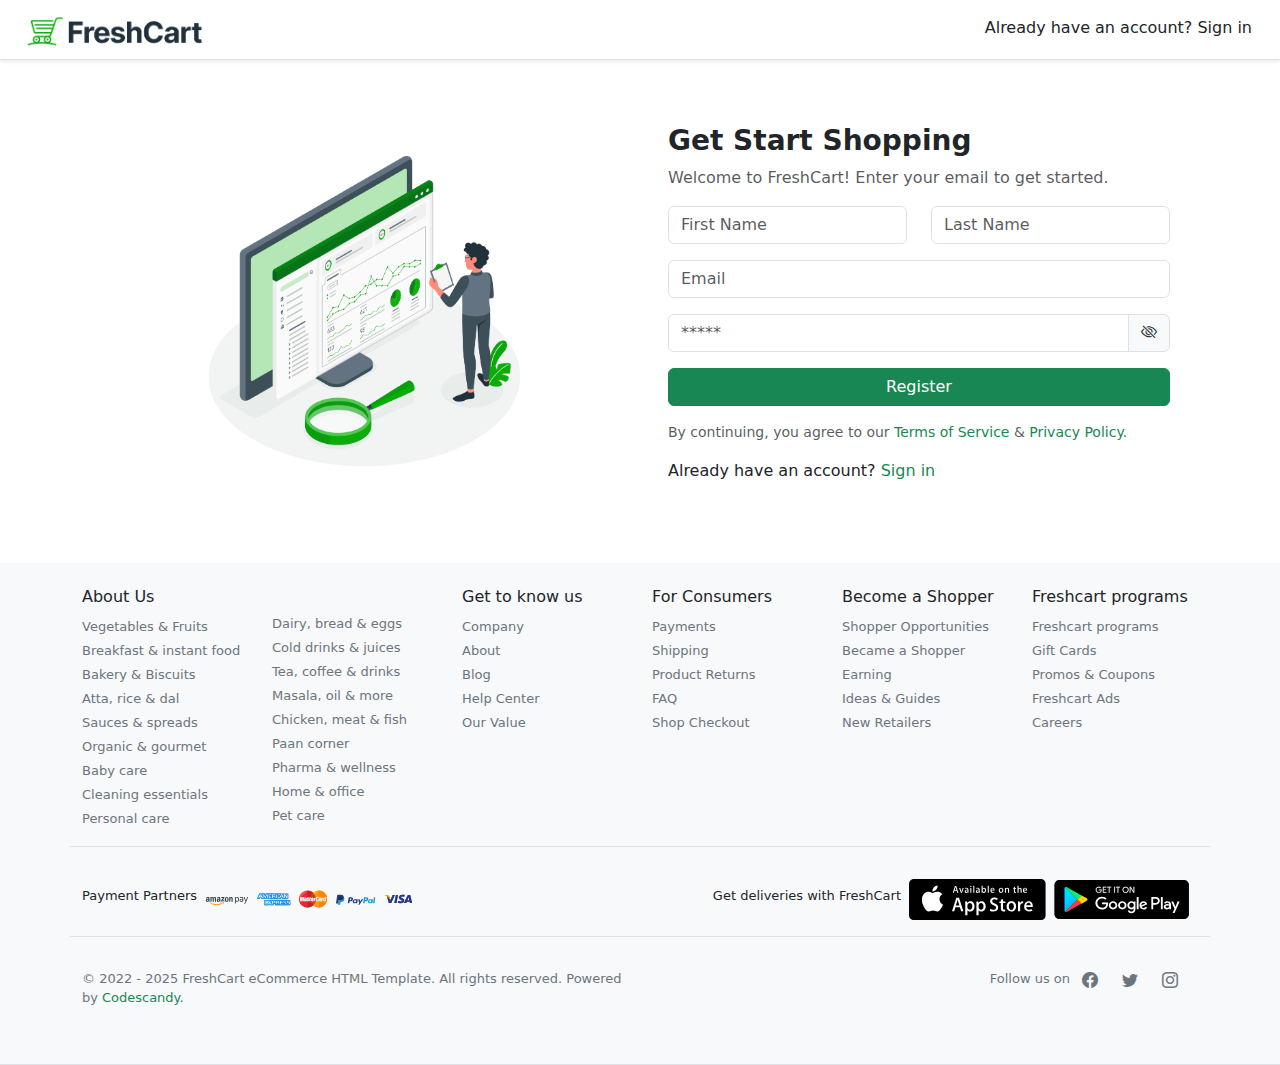
<file: BootStrap/Task/register.html>
<!DOCTYPE html>
<html lang="en">

<head>
  <meta charset="UTF-8">
  <meta name="viewport" content="width=device-width, initial-scale=1.0">
  <title>FreshCart - Register</title>
  <link href="https://cdn.jsdelivr.net/npm/bootstrap@5.3.0/dist/css/bootstrap.min.css" rel="stylesheet">
  <link rel="stylesheet" href="https://cdn.jsdelivr.net/npm/bootstrap-icons/font/bootstrap-icons.css">
  <style>

  </style>
</head>

<body>

  <!-- Top Navigation -->
  <div class="container-fluid border-bottom shadow-sm w-100 my-1">
    <div class="row align-items-center m-auto">
      <!-- Logo -->
      <div class="col-4 col-md-2 px-2">
        <a href="index.html"><img src="assets/Screenshot 2025-08-05 002913.png" class="img-fluid" alt="Logo" /></a>
      </div>
      <div class="col-8 col-md-10 text-end px-3 mt-2">
        <p>Already have an account? Sign in</p>
      </div>
    </div>
  </div>

  <div class="container d-flex align-items-center justify-content-center my-5">
    <div class="row w-100">
      <!-- Left Image -->
      <div class="col-md-6 text-center">
        <img src="assets/Screenshot 2025-08-10 192029.png" class="img-fluid" alt="Illustration"
          style="max-height:400px;">
      </div>

      <!-- Right Form -->
      <div class="col-md-6">
        <div class="card border-0">
          <div class="card-body">
            <h3 class="fw-bold">Get Start Shopping</h3>
            <p class="text-muted">Welcome to FreshCart! Enter your email to get started.</p>

            <!-- Register Form -->
            <form>
              <div class="row mb-3">
                <div class="col">
                  <input type="text" class="form-control" placeholder="First Name" required>
                </div>
                <div class="col">
                  <input type="text" class="form-control" placeholder="Last Name" required>
                </div>
              </div>

              <div class="mb-3">
                <input type="email" class="form-control" placeholder="Email" required>
              </div>

              <div class="mb-3 input-group">
                <input type="password" class="form-control" placeholder="*****" required>
                <span class="input-group-text"><i class="bi bi-eye-slash"></i></span>
              </div>

              <button type="submit" class="btn btn-success w-100">Register</button>
            </form>

            <p class="small mt-3 text-muted">
              By continuing, you agree to our <a href="#" class="text-success text-decoration-none">Terms of Service</a>
              & <a href="#" class="text-success text-decoration-none">Privacy Policy</a>.
            </p>

            <p class="mt-3">
              Already have an account? <a href="login.html" class="text-success text-decoration-none">Sign in</a>
            </p>
          </div>
        </div>
      </div>
    </div>
  </div>


  <footer class="bg-body-tertiary border-bottom">
    <div class="container py-4">
      <!-- links -->
      <div class="row row-cols-1 row-cols-sm-2 row-cols-md-3 row-cols-lg-6 g-4 border-bottom pb-3">
        <div class="col">
          <h6>About Us</h6>
          <li class="list-unstyled"><a href="#" class="text-secondary"
              style="text-decoration: none; font-size: small;">Vegetables & Fruits</a></li>
          <li class="list-unstyled"><a href="#" class="text-secondary"
              style="text-decoration: none; font-size: small;">Breakfast & instant food</a></li>
          <li class="list-unstyled"><a href="#" class="text-secondary"
              style="text-decoration: none; font-size: small;">Bakery & Biscuits</a></li>
          <li class="list-unstyled"><a href="#" class="text-secondary"
              style="text-decoration: none; font-size: small;">Atta, rice & dal</a></li>
          <li class="list-unstyled"><a href="#" class="text-secondary"
              style="text-decoration: none; font-size: small;">Sauces & spreads</a></li>
          <li class="list-unstyled"><a href="#" class="text-secondary"
              style="text-decoration: none; font-size: small;">Organic & gourmet</a></li>
          <li class="list-unstyled"><a href="#" class="text-secondary"
              style="text-decoration: none; font-size: small;">Baby care</a></li>
          <li class="list-unstyled"><a href="#" class="text-secondary"
              style="text-decoration: none; font-size: small;">Cleaning essentials</a></li>
          <li class="list-unstyled"><a href="#" class="text-secondary"
              style="text-decoration: none; font-size: small;">Personal care</a></li>
        </div>
        <div class="col">
          <br>
          <li class="list-unstyled"><a href="#" class="text-secondary"
              style="text-decoration: none; font-size: small;">Dairy, bread & eggs</a></li>
          <li class="list-unstyled"><a href="#" class="text-secondary"
              style="text-decoration: none; font-size: small;">Cold drinks & juices</a></li>
          <li class="list-unstyled"><a href="#" class="text-secondary"
              style="text-decoration: none; font-size: small;">Tea, coffee & drinks</a></li>
          <li class="list-unstyled"><a href="#" class="text-secondary"
              style="text-decoration: none; font-size: small;">Masala, oil & more</a></li>
          <li class="list-unstyled"><a href="#" class="text-secondary"
              style="text-decoration: none; font-size: small;">Chicken, meat & fish</a></li>
          <li class="list-unstyled"><a href="#" class="text-secondary"
              style="text-decoration: none; font-size: small;">Paan corner</a></li>
          <li class="list-unstyled"><a href="#" class="text-secondary"
              style="text-decoration: none; font-size: small;">Pharma & wellness</a></li>
          <li class="list-unstyled"><a href="#" class="text-secondary"
              style="text-decoration: none; font-size: small;">Home & office</a></li>
          <li class="list-unstyled"><a href="#" class="text-secondary"
              style="text-decoration: none; font-size: small;">Pet care</a></li>
        </div>
        <div class="col">
          <h6>Get to know us</h6>
          <li class="list-unstyled"><a href="#" class="text-secondary"
              style="text-decoration: none; font-size: small;">Company</a></li>
          <li class="list-unstyled"><a href="#" class="text-secondary"
              style="text-decoration: none; font-size: small;">About</a></li>
          <li class="list-unstyled"><a href="#" class="text-secondary"
              style="text-decoration: none; font-size: small;">Blog</a></li>
          <li class="list-unstyled"><a href="#" class="text-secondary"
              style="text-decoration: none; font-size: small;">Help Center</a></li>
          <li class="list-unstyled"><a href="#" class="text-secondary"
              style="text-decoration: none; font-size: small;">Our Value</a></li>
        </div>
        <div class="col">
          <h6>For Consumers</h6>
          <li class="list-unstyled"><a href="#" class="text-secondary"
              style="text-decoration: none; font-size: small;">Payments</a></li>
          <li class="list-unstyled"><a href="#" class="text-secondary"
              style="text-decoration: none; font-size: small;">Shipping</a></li>
          <li class="list-unstyled"><a href="#" class="text-secondary"
              style="text-decoration: none; font-size: small;">Product Returns</a></li>
          <li class="list-unstyled"><a href="#" class="text-secondary"
              style="text-decoration: none; font-size: small;">FAQ</a></li>
          <li class="list-unstyled"><a href="#" class="text-secondary"
              style="text-decoration: none; font-size: small;">Shop Checkout</a></li>
        </div>
        <div class="col">
          <h6>Become a Shopper</h6>
          <li class="list-unstyled"><a href="#" class="text-secondary"
              style="text-decoration: none; font-size: small;">Shopper Opportunities</a></li>
          <li class="list-unstyled"><a href="#" class="text-secondary"
              style="text-decoration: none; font-size: small;">Became a Shopper</a></li>
          <li class="list-unstyled"><a href="#" class="text-secondary"
              style="text-decoration: none; font-size: small;">Earning</a></li>
          <li class="list-unstyled"><a href="#" class="text-secondary"
              style="text-decoration: none; font-size: small;">Ideas & Guides</a></li>
          <li class="list-unstyled"><a href="#" class="text-secondary"
              style="text-decoration: none; font-size: small;">New Retailers</a></li>
        </div>
        <div class="col">
          <h6>Freshcart programs</h6>
          <li class="list-unstyled"><a href="#" class="text-secondary"
              style="text-decoration: none; font-size: small;">Freshcart programs</a></li>
          <li class="list-unstyled"><a href="#" class="text-secondary"
              style="text-decoration: none; font-size: small;">Gift Cards</a></li>
          <li class="list-unstyled"><a href="#" class="text-secondary"
              style="text-decoration: none; font-size: small;">Promos & Coupons</a></li>
          <li class="list-unstyled"><a href="#" class="text-secondary"
              style="text-decoration: none; font-size: small;">Freshcart Ads</a></li>
          <li class="list-unstyled"><a href="#" class="text-secondary"
              style="text-decoration: none; font-size: small;">Careers</a></li>
        </div>
      </div>
      <!-- payment -->
      <div class="row row-cols-1 row-cols-lg-2 border-bottom py-3">
        <div class="col text-lg-start mt-3 d-flex align-items-center justify-content-md-start">
          <h6 class="me-2" style="font-size: small">Payment Partners</h6>
          <img class="me-2" src="assets/amazonpay.svg" alt="">
          <img class="me-2" src="assets/american-express.svg" alt="">
          <img class="me-2" src="assets/mastercard.svg" alt="">
          <img class="me-2" src="assets/paypal.svg" alt="">
          <img class="me-2" src="assets/visa.svg" alt="">
        </div>
        <div class="col text-lg-start mt-3 d-flex align-items-center justify-content-md-end">
          <h6 class="me-2" style="font-size: small">Get deliveries with FreshCart</h6>
          <img class="me-2 w-25" src="assets/appstore-btn.svg" alt="">
          <img class="me-2 w-25" src="assets/googleplay-btn.svg" alt="">
        </div>
      </div>
      <!-- rights reserved -->
      <div class="row row-cols-1 row-cols-lg-2 py-3">
        <div class="col text-lg-start mt-3 d-flex">
          <p class="text-secondary" style="font-size: small;">© 2022 - 2025 FreshCart eCommerce HTML Template. All
            rights reserved. Powered by<a class="text-success ms-1 text-decoration-none" href="#">Codescandy.</a></p>
        </div>
        <div class="col text-lg-end mt-3 d-flex justify-content-lg-end">
          <p class="text-secondary me-2" style="font-size: small;">Follow us on</p>
          <a href="#" class="text-secondary me-3" style="font-size: small;"><i
              class=" icons bi bi-facebook p-1 fs-6"></i></a>
          <a href="#" class="text-secondary me-3" style="font-size: small;"><i
              class=" icons bi bi-twitter p-1 fs-6"></i></a>
          <a href="#" class="text-secondary me-3" style="font-size: small;"><i
              class=" icons bi bi-instagram p-1 fs-6"></i></a>
        </div>
      </div>
  </footer>
  <script src="https://cdn.jsdelivr.net/npm/bootstrap@5.3.0/dist/js/bootstrap.bundle.min.js"></script>
  <link rel="stylesheet" href="https://cdn.jsdelivr.net/npm/bootstrap-icons/font/bootstrap-icons.css">
</body>

</html>
</file>
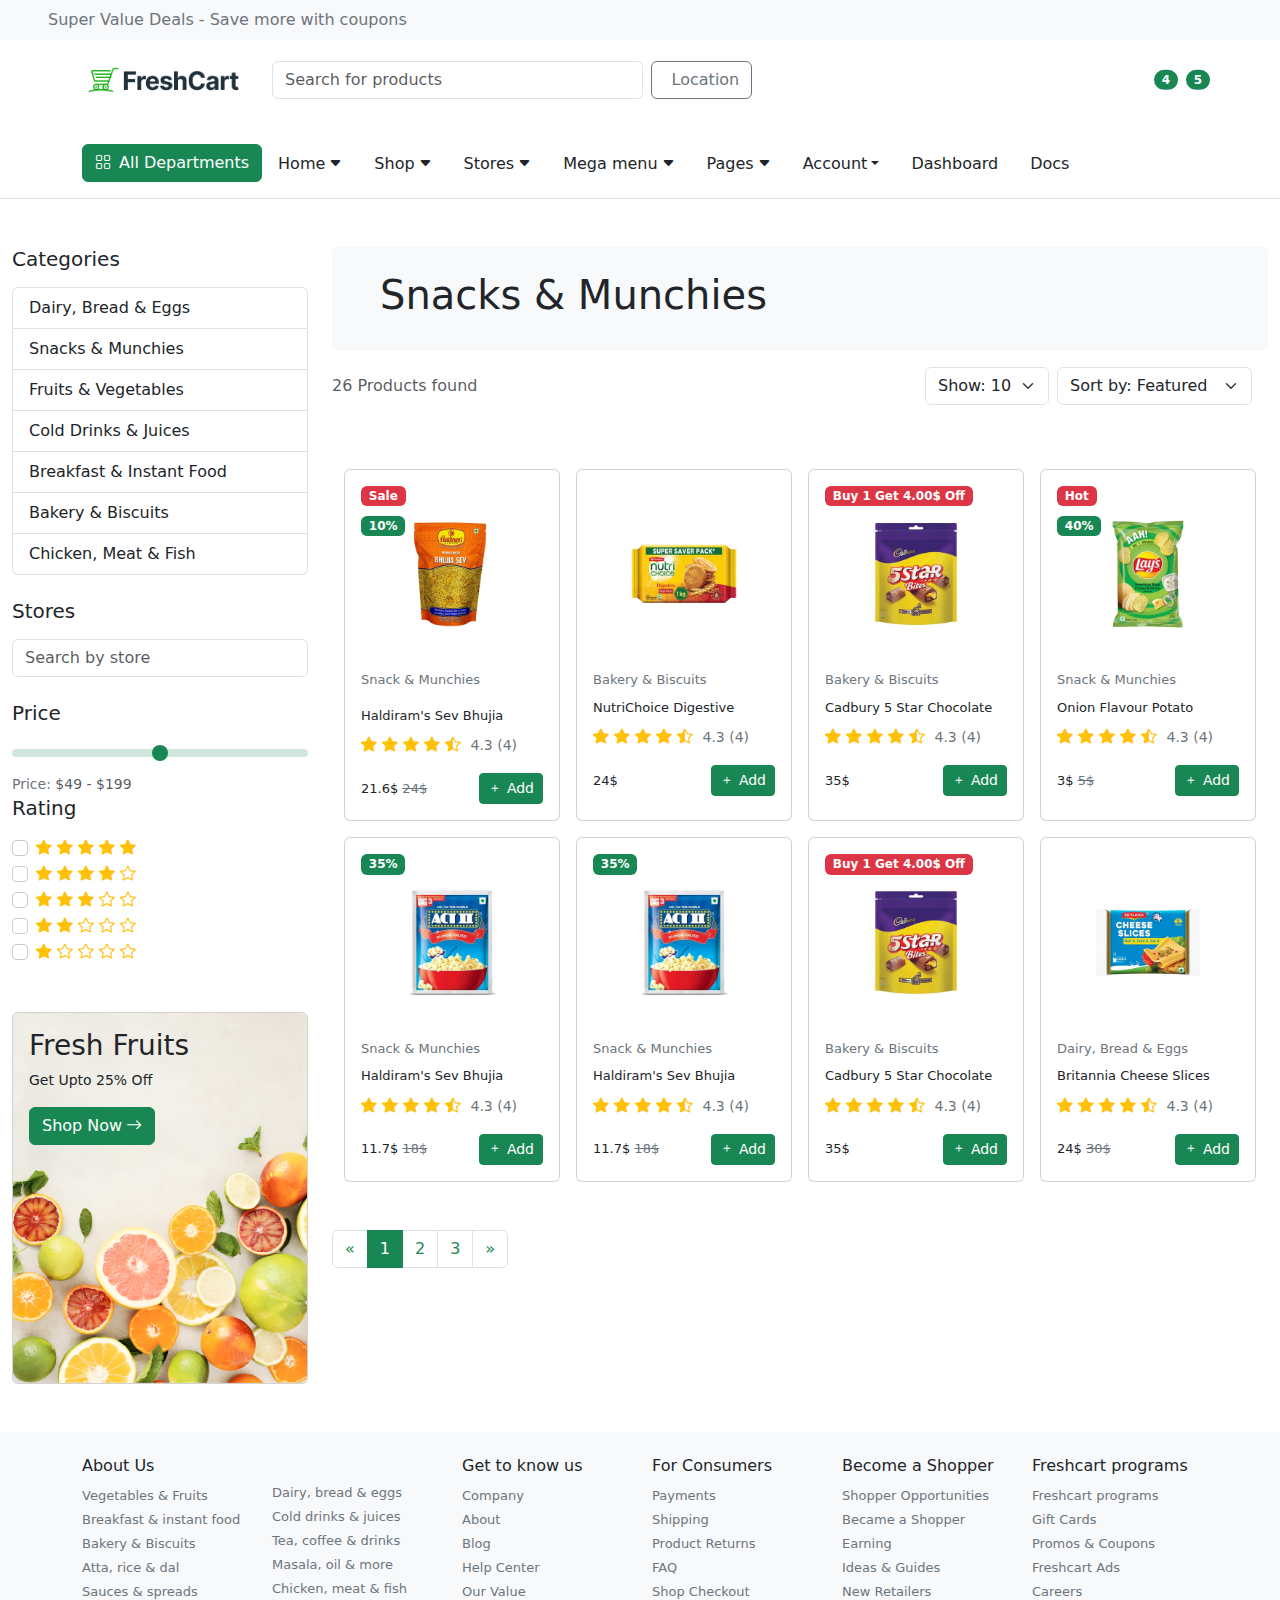
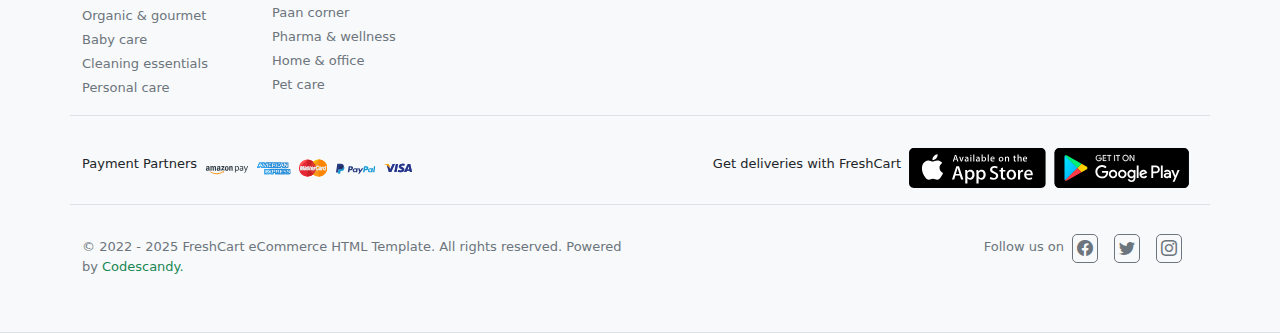
<file: BootStrap/Task/shop.html>
<!DOCTYPE html>
<html lang="en">

<head>
  <meta charset="UTF-8">
  <meta name="viewport" content="width=device-width, initial-scale=1.0">
  <title>Shop</title>
  <link rel="stylesheet" href="https://cdn.jsdelivr.net/npm/bootstrap@5.3.7/dist/css/bootstrap.min.css" />
  <link rel="stylesheet" href="https://cdnjs.cloudflare.com/ajax/libs/font-awesome/6.5.0/css/all.min.css"
    integrity="sha512-Avb2QiuDEEvB4bZJYdft2mNjVShBftLdPG8FJ0V7irTLQ8Uo0qcPxh4Plq7G5tGm0rU+1SPhVotteLpBERwTkw=="
    crossorigin="anonymous" referrerpolicy="no-referrer" />
  <link rel="stylesheet" href="https://cdn.jsdelivr.net/npm/bootstrap-icons@1.10.5/font/bootstrap-icons.css">
  <style>
    button .location {
      color: #6c757d !important;
      transition: all 0.3s ease !important;
    }

    button:hover .location {
      color: #fff !important;
      background: #6c757d !important;
    }

    .input-with-icon {
      position: relative;
    }

    .input-with-icon input {
      padding-right: 2.5rem;
    }

    .input-with-icon .fa-magnifying-glass {
      position: absolute;
      right: 10px;
      top: 50%;
      transform: translateY(-50%);
      pointer-events: none;
    }

    .input-icon {
      position: relative;
    }

    .input-icon input {
      padding-left: 2.5rem;
    }

    .input-icon .fa-location-dot {
      position: absolute;
      left: 10px;
      top: 50%;
      transform: translateY(-50%);
      pointer-events: none;
    }

    .carousel-indicators [data-bs-target] {
      width: 7px;
      height: 7px;
      border-radius: 50%;
      background-color: #6c757d;
      opacity: 0.5;
      transition: 0.3s;
      border: none;
      margin: 0 5px;
    }

    .carousel-indicators .active {
      background-color: #198754;
      opacity: 1;
    }

    .card.border-hover {
      transition: border 0.3s ease, box-shadow 0.3s ease, transform 0.3s ease;
    }

    .card.border-hover:hover {
      border: 1px solid #198754;
      box-shadow: 0 0 15px rgba(0, 0, 0, 0.2);
    }

    .link-title {
      text-decoration: none;
      font-size: small;
      font-weight: 500;
      transition: all 0.3s ease;
    }

    .link-title:hover {
      color: #198754;
    }

    .card-icons {
      display: none;
      transition: all 0.3s ease;
    }

    .card:hover .card-icons {
      display: block;
    }

    a .card-icons:hover {
      color: #fff !important;
      background: #198754 !important;
    }

    .icons {
      border: #6c757d 1px solid;
      border-radius: 5px;
      transition: all 0.3s ease;
    }

    .icons:hover {
      color: #198754 !important;
      border: #198754 1px solid;
    }

    .form-range::-webkit-slider-thumb {
      background-color: #198754;
    }

    .form-range::-webkit-slider-runnable-track {
      background-color: #d1e7dd;
    }

    .form-check-input {
      background-color: white;
      border: 1px solid #ccc;
    }

    .form-check-input:checked {
      background-color: #198754;
      border-color: #198754;
    }

    ul li a {
      transition: all 0.3s ease;
    }

    ul li a:hover {
      color: #198754 !important;
    }

    .page-item.active .page-link {
      background-color: #198754;
      border-color: #198754;
      color: #fff !important;
    }
  </style>
</head>

<body>
  <!-- Top Banner -->
  <div class="bg-body-tertiary text-lg-start text-center py-2">
    <p class="text-secondary mb-0 px-3 px-md-5">
      Super Value Deals - Save more with coupons
    </p>
  </div>

  <!-- Top Navigation -->
  <div class="container my-3">
    <div class="row align-items-center">
      <!-- Logo -->
      <div class="col-4 col-md-2">
        <a href="index.html"><img src="assets/Screenshot 2025-08-05 002913.png" class="img-fluid" alt="Logo" /></a>
      </div>

      <!-- Search and Location Inputs -->
      <div class="col-8 col-md-7">
        <div class="row align-items-center g-2">
          <!-- Search Input -->
          <div class="col-12 col-md-7">
            <div class="input-with-icon">
              <input type="text" class="form-control" placeholder="Search for products" />
              <i class="fa-solid fa-magnifying-glass"></i>
            </div>
          </div>

          <!-- Location Input -->
          <div class="col-12 col-md-5">
            <div>
              <button class="btn btn-outline-secondary" data-bs-toggle="modal" data-bs-target="#locationModal"><i
                  class="fa-solid fa-location-dot text-secondary me-2 location"></i>Location</button>
            </div>
          </div>

          <!-- Delivery Location Modal -->
          <div class="modal fade" id="locationModal" tabindex="-1" aria-labelledby="locationModalLabel"
            aria-hidden="true">
            <div class="modal-dialog modal-dialog-centered">
              <div class="modal-content">

                <!-- Modal Header -->
                <div class="modal-header border-0">
                  <div>
                    <h5 class="modal-title fw-bold" id="locationModalLabel">Choose your Delivery Location</h5>
                    <p class="mb-0 text-muted small">Enter your address and we will specify the offer you area.</p>
                  </div>
                  <button type="button" class="btn-close" data-bs-dismiss="modal" aria-label="Close"></button>
                </div>

                <!-- Modal Body -->
                <div class="modal-body">
                  <!-- Search Box -->
                  <input type="text" class="form-control mb-3" placeholder="Search your area">

                  <!-- Select Location Header -->
                  <div class="d-flex justify-content-between align-items-center mb-2">
                    <strong>Select Location</strong>
                    <button class="btn btn-outline-secondary btn-sm">Clear All</button>
                  </div>

                  <!-- Location List -->
                  <ul class="list-unstyled mb-0">
                    <li class="d-flex justify-content-between py-2 border-bottom">
                      <span>Alabama</span>
                      <span class="fw-bold">Min:$20</span>
                    </li>
                    <li class="d-flex justify-content-between py-2 border-bottom">
                      <span>Alaska</span>
                      <span class="fw-bold">Min:$30</span>
                    </li>
                    <li class="d-flex justify-content-between py-2 border-bottom">
                      <span>Arizona</span>
                      <span class="fw-bold">Min:$50</span>
                    </li>
                    <li class="d-flex justify-content-between py-2 border-bottom">
                      <span>California</span>
                      <span class="fw-bold">Min:$29</span>
                    </li>
                    <li class="d-flex justify-content-between py-2 border-bottom">
                      <span>Colorado</span>
                      <span class="fw-bold">Min:$80</span>
                    </li>
                    <li class="d-flex justify-content-between py-2">
                      <span>Florida</span>
                      <span class="fw-bold">Min:$90</span>
                    </li>
                  </ul>
                </div>

              </div>
            </div>
          </div>
        </div>
      </div>

      <!-- Icons (Wishlist, User, Cart) -->
      <div class="col-12 col-md-3 text-end mt-3 mt-md-0">
        <div class="d-flex justify-content-end gap-3">
          <!-- Wishlist -->
          <div class="position-relative">
            <a href="#"><i class="fa-regular fa-heart text-secondary fs-5"></i></a>
            <a href="#"><span
                class="position-absolute top-0 start-100 translate-middle badge rounded-pill bg-success">4</span></a>
          </div>
          <!-- User -->
          <div class="position-relative">
            <a href="#" data-bs-toggle="modal" data-bs-target="#user-modal"><i
                class="fa-regular fa-user text-secondary fs-5"></i></a>
          </div>
          <!-- User-Modal -->
          <div class="modal fade" id="user-modal" tabindex="-1" aria-labelledby="signupModalLabel" aria-hidden="true">
            <div class="modal-dialog">
              <div class="modal-content">
                <!-- header -->
                <div class="modal-header">
                  <h4 class="modal-title" id="signupModalLabel">Sign Up</h4>
                  <button type="button" class="btn-close" data-bs-dismiss="modal" aria-label="Close"></button>
                </div>
                <div class="modal-body">
                  <form>
                    <div class="mb-3">
                      <label for="name" class="form-label">Name</label>
                      <input type="text" class="form-control" id="name" placeholder="Enter your Name">
                    </div>
                    <div class="mb-3">
                      <label for="email" class="form-label">Email</label>
                      <input type="email" class="form-control" id="email" placeholder="Enter your Email">
                    </div>
                    <div class="mb-3">
                      <label for="password" class="form-label">Password</label>
                      <input type="password" class="form-control" id="password" placeholder="Enter your Password">
                      <small class="text-secondary">By Signup, you agree to our <a href="#"
                          class="text-success text-decoration-none">Terms of Service </a> & <a href="#"
                          class="text-success text-decoration-none">Privacy Policy</a></small>
                    </div>
                    <button type="submit" class="btn btn-success w-100 mb-4">Sign Up</button>
                    <button type="button" class="btn btn-outline-secondary w-100 mb-2"
                      data-bs-dismiss="modal">Close</button>
                    <small class="text-secondary fw-bold d-block text-center">Already have an account? <a href="#"
                        class="text-success text-decoration-none">Sign in</a></small>
                  </form>
                </div>
              </div>
            </div>
          </div>
          <!-- Cart -->
          <div class="position-relative">
            <a href="#" data-bs-toggle="offcanvas" data-bs-target="#cartOffcanvas" aria-controls="cartOffcanvas"><i
                class="fa-solid fa-cart-shopping text-secondary fs-5"></i></a>
            <a href="#"><span
                class="position-absolute top-0 start-100 translate-middle badge rounded-pill bg-success">5</span></a>

            <!-- Cart Offcanvas -->
            <div class="offcanvas offcanvas-end" tabindex="-1" id="cartOffcanvas" aria-labelledby="cartOffcanvasLabel">
              <div class="offcanvas-header">
                <h5 class="offcanvas-title text-start border-bottom pb-2 w-100" id="cartOffcanvasLabel">Shop Cart</h5>
                <button type="button" class="btn-close" data-bs-dismiss="offcanvas" aria-label="Close"></button>
              </div>
              <div class="offcanvas-body">

                <!-- products cart -->
                <div class="align-items-center justify-content-between mb-3 border-bottom pb-2">
                  <div class="d-flex align-items-center">
                    <img src="assets/product-img-1 (1).jpg" class="img-fluid w-25" alt="">
                    <small class="fw-bold me-3">Haldiram's Sev Bhujia</small>
                    <button class="btn btn-outline-secondary btn-sm quantity-decrease">-</button>
                    <input type="text" class="form-control text-center mx-1 quantity-input" value="1"
                      style="width: 50px;">
                    <button class="btn btn-outline-secondary btn-sm quantity-increase">+</button>
                    <small class="fw-bold mx-3">$21.60</small>
                  </div>
                  <div class="d-flex align-items-center">
                    <img src="assets/product-img-2.jpg" class="img-fluid w-25" alt="">
                    <small class="fw-bold me-3">NutriChoice Digestive</small>
                    <button class="btn btn-outline-secondary btn-sm quantity-decrease">-</button>
                    <input type="text" class="form-control text-center mx-1 quantity-input" value="1"
                      style="width: 50px;">
                    <button class="btn btn-outline-secondary btn-sm quantity-increase">+</button>
                    <small class="fw-bold mx-3">$24.00</small>
                  </div>
                  <div class="d-flex align-items-center">
                    <img src="assets/product-img-5.jpg" class="img-fluid w-25" alt="">
                    <small class="fw-bold me-3">Salted Instant Popcorn</small>
                    <button class="btn btn-outline-secondary btn-sm quantity-decrease">-</button>
                    <input type="text" class="form-control text-center mx-1 quantity-input" value="1"
                      style="width: 50px;">
                    <button class="btn btn-outline-secondary btn-sm quantity-increase">+</button>
                    <small class="fw-bold mx-3">$11.70</small>
                  </div>
                  <div class="d-flex align-items-center">
                    <img src="assets/product-img-6.jpg" class="img-fluid w-25" alt="">
                    <small class="fw-bold me-3">Blueberry Greek Yogurt</small>
                    <button class="btn btn-outline-secondary btn-sm quantity-decrease">-</button>
                    <input type="text" class="form-control text-center mx-1 quantity-input" value="1"
                      style="width: 50px;">
                    <button class="btn btn-outline-secondary btn-sm quantity-increase">+</button>
                    <small class="fw-bold mx-3">$14.40</small>
                  </div>
                </div>
                <div class="d-flex justify-content-between align-items-center">
                  <button class="btn btn-dark w-100">Checkout</button>
                </div>
              </div>
            </div>
          </div>
        </div>
      </div>
    </div>
  </div>
  <!-- Navigation -->
  <nav class="navbar navbar-expand-lg navbar-light bg-white border-bottom mb-5">
    <div class="container">
      <button class="navbar-toggler" type="button" data-bs-toggle="collapse" data-bs-target="#navbar">
        <span class="navbar-toggler-icon text-success"></span>
      </button>

      <!-- Navigation Menu -->
      <div class="collapse navbar-collapse" id="navbar">
        <div class="row align-items-center mt-3">
          <div class="d-flex">
            <div>
              <button class="btn btn-success mb-2"><i class="bi bi-grid me-2"></i>All Departments</button>
            </div>
            <ul class="nav justify-content-center justify-content-md-start">
              <li class="nav-item"><a class="nav-link text-dark" href="index.html">Home<i
                    class="bi bi-caret-down-fill ms-1" style="font-size: small;"></i></a></li>
              <li class="nav-item"><a class="nav-link text-dark" href="shop.html">Shop<i
                    class="bi bi-caret-down-fill ms-1" style="font-size: small;"></i></a></li>
              <li class="nav-item"><a class="nav-link text-dark" href="stores.html">Stores<i
                    class="bi bi-caret-down-fill ms-1" style="font-size: small;"></i></a></li>
              <li class="nav-item"><a class="nav-link text-dark" href="mega-menu.html">Mega menu<i
                    class="bi bi-caret-down-fill ms-1" style="font-size: small;"></i></a></li>
              <li class="nav-item"><a class="nav-link text-dark" href="pages.html">Pages<i
                    class="bi bi-caret-down-fill ms-1" style="font-size: small;"></i></a></li>
              <li class="nav-item dropdown"><a class="nav-link text-dark dropdown-toggle" href="account.html"
                  data-bs-toggle="dropdown">Account</a>
                <ul class="dropdown-menu">
                  <li><a class="dropdown-item" href="register.html">Sign Up</a></li>
                  <li><a class="dropdown-item" href="login.html">Sign In</a></li>
                </ul>
              </li>
              <li class="nav-item"><a class="nav-link text-dark" href="Dashboard">Dashboard</a></li>
              <li class="nav-item"><a class="nav-link text-dark" href="Docs">Docs</a></li>
            </ul>
          </div>
        </div>
      </div>
    </div>
  </nav>

  <div class="container-fluid mt-4">
    <div class="row">
      <!-- Sidebar -->
      <div class="col-md-3">
        <!-- Categories -->
        <h5 class="mb-3">Categories</h5>
        <ul class="list-group mb-4">
          <li class="list-group-item list-unstyled"><a href="#" class="text-decoration-none text-dark">Dairy, Bread &
              Eggs</a></li>
          <li class="list-group-item list-unstyled"><a href="#" class="text-decoration-none text-dark">Snacks &
              Munchies</a></li>
          <li class="list-group-item list-unstyled"><a href="#" class="text-decoration-none text-dark">Fruits &
              Vegetables</a></li>
          <li class="list-group-item list-unstyled"><a href="#" class="text-decoration-none text-dark">Cold Drinks &
              Juices</a></li>
          <li class="list-group-item list-unstyled"><a href="#" class="text-decoration-none text-dark">Breakfast &
              Instant Food</a></li>
          <li class="list-group-item list-unstyled"><a href="#" class="text-decoration-none text-dark">Bakery &
              Biscuits</a></li>
          <li class="list-group-item list-unstyled"><a href="#" class="text-decoration-none text-dark">Chicken, Meat &
              Fish</a></li>
        </ul>
        <!-- Search -->
        <h5 class="mb-3">Stores</h5>
        <input type="text" class="form-control mb-4" placeholder="Search by store">
        <!-- Price -->
        <h5 class="mb-3">Price</h5>
        <input type="range" class="form-range" min="0" max="200" step="10">
        <small class="text-secondary">Price: <span class="text-muted"> $49 - $199</span></small>
        <!-- Rating -->
        <h5 class="mb-3">Rating</h5>
        <div class="form-check">
          <input class="form-check-input" type="checkbox" value="" id="rating5">
          <label class="form-check-label" for="rating5"><i class="bi bi-star-fill text-warning"></i></label>
          <label class="form-check-label" for="rating5"><i class="bi bi-star-fill text-warning"></i></label>
          <label class="form-check-label" for="rating5"><i class="bi bi-star-fill text-warning"></i></label>
          <label class="form-check-label" for="rating5"><i class="bi bi-star-fill text-warning"></i></label>
          <label class="form-check-label" for="rating5"><i class="bi bi-star-fill text-warning"></i></label>
        </div>
        <div class="form-check">
          <input class="form-check-input" type="checkbox" value="" id="rating4">
          <label class="form-check-label" for="rating4"><i class="bi bi-star-fill text-warning"></i></label>
          <label class="form-check-label" for="rating4"><i class="bi bi-star-fill text-warning"></i></label>
          <label class="form-check-label" for="rating4"><i class="bi bi-star-fill text-warning"></i></label>
          <label class="form-check-label" for="rating4"><i class="bi bi-star-fill text-warning"></i></label>
          <label class="form-check-label" for="rating4"><i class="bi bi-star text-warning"></i></label>
        </div>
        <div class="form-check">
          <input class="form-check-input" type="checkbox" value="" id="rating3">
          <label class="form-check-label" for="rating3"><i class="bi bi-star-fill text-warning"></i></label>
          <label class="form-check-label" for="rating3"><i class="bi bi-star-fill text-warning"></i></label>
          <label class="form-check-label" for="rating3"><i class="bi bi-star-fill text-warning"></i></label>
          <label class="form-check-label" for="rating3"><i class="bi bi-star text-warning"></i></label>
          <label class="form-check-label" for="rating3"><i class="bi bi-star text-warning"></i></label>
        </div>
        <div class="form-check">
          <input class="form-check-input" type="checkbox" value="" id="rating2">
          <label class="form-check-label" for="rating2"><i class="bi bi-star-fill text-warning"></i></label>
          <label class="form-check-label" for="rating2"><i class="bi bi-star-fill text-warning"></i></label>
          <label class="form-check-label" for="rating2"><i class="bi bi-star text-warning"></i></label>
          <label class="form-check-label" for="rating2"><i class="bi bi-star text-warning"></i></label>
          <label class="form-check-label" for="rating2"><i class="bi bi-star text-warning"></i></label>
        </div>
        <div class="form-check">
          <input class="form-check-input" type="checkbox" value="" id="rating1">
          <label class="form-check-label" for="rating1"><i class="bi bi-star-fill text-warning"></i></label>
          <label class="form-check-label" for="rating1"><i class="bi bi-star text-warning"></i></label>
          <label class="form-check-label" for="rating1"><i class="bi bi-star text-warning"></i></label>
          <label class="form-check-label" for="rating1"><i class="bi bi-star text-warning"></i></label>
          <label class="form-check-label" for="rating1"><i class="bi bi-star text-warning"></i></label>
        </div>

        <div class="col my-5">
          <div class="card">
            <div class="position-relative">
              <img src="assets/40712864207.png" class="card-img-top img-fluid rounded" alt="">
              <div class="position-absolute top-0 start-0 m-3">
                <h2 class="fs-3">Fresh Fruits</h2>
                <small class="d-block">Get Upto 25% Off</small>
                <button class="btn btn-success mt-3">Shop Now<i class="bi bi-arrow-right ms-1"></i></button>
              </div>
            </div>
          </div>
        </div>
      </div>

      <!-- Main Content -->
      <div class="col-md-9">
        <div class="bg-body-tertiary rounded p-4">
          <h1 class="px-4">Snacks & Munchies</h1>
        </div>
        <div class="d-flex justify-content-between align-items-center mb-3">
          <p class="text-muted mb-0">26 Products found</p>
          <div class="d-flex gap-2 m-3">
            <select class="form-select">
              <option>Show: 10</option>
              <option>Show: 20</option>
              <option>Show: 30</option>
            </select>
            <select class="form-select w-auto">
              <option>Sort by: Featured</option>
              <option>Price: Low to High</option>
              <option>Price: High to Low</option>
            </select>
          </div>

        </div>
        <!-- products -->
        <div class="container my-5">
          <div class="row row-cols-1 row-cols-sm-2 row-cols-md-3 row-cols-lg-4 g-3">
            <!-- Card 1 -->
            <div class="col">
              <div class="card position-relative border-hover">
                <span class="badge bg-danger position-absolute top-0 start-0 m-3">Sale</span>
                <span class="badge bg-success position-absolute start-0 m-3" style="top: 30px;">10%</span>
                <img src="assets/product-img-1 (1).jpg" class="card-img-top img-fluid w-75 mx-auto pt-4"
                  alt="Haldiram's Sev Bhujia">
                <div class="card-body">
                  <p class="card-text text-secondary" style="font-size: small;">Snack & Munchies</p>
                  <a href="#" class="card-title link-title d-block mb-2">Haldiram's Sev Bhujia</a>
                  <div class="mb-3">
                    <i class="bi bi-star-fill text-warning"></i>
                    <i class="bi bi-star-fill text-warning"></i>
                    <i class="bi bi-star-fill text-warning"></i>
                    <i class="bi bi-star-fill text-warning"></i>
                    <i class="bi bi-star-half text-warning"></i>
                    <small class="text-secondary ms-1">4.3 (4)</small>
                  </div>
                  <div class="d-flex align-items-center">
                    <div class="me-auto">
                      <h6 class="mb-0" style="font-size: small;">21.6$ <span
                          class="text-secondary"><del>24$</del></span></h6>
                    </div>
                    <button class="btn btn-success btn-sm"><i class="bi bi-plus"></i> Add</button>
                  </div>
                </div>
                <div class="position-absolute top-50 start-50 translate-middle gap-2 d-flex">
                  <a href="#"><i class="bi bi-eye text-dark bg-light shadow p-2 rounded-1 card-icons"
                      data-bs-toggle="tooltip" data-bs-placement="top" title="Quick View"></i></a>
                  <a href="#"><i class="bi bi-heart text-dark bg-light shadow p-2 rounded-1 card-icons"
                      data-bs-toggle="tooltip" data-bs-placement="top" title="Wishlist"></i></a>
                  <a href="#"><i class="bi bi-arrow-left-right text-dark bg-light shadow p-2 rounded-1 card-icons"
                      data-bs-toggle="tooltip" data-bs-placement="top" title="Compare"></i></a>
                </div>
              </div>
            </div>
            <!-- Card 2 -->
            <div class="col">
              <div class="card position-relative border-hover h-100">
                <img src="assets/product-img-2.jpg" class="card-img-top img-fluid w-75 mx-auto pt-4"
                  alt="NutriChoice Digestive">
                <div class="card-body">
                  <p class="card-text text-secondary mb-2" style="font-size: small;">Bakery & Biscuits</p>
                  <a href="#" class="card-title link-title d-block mb-2">NutriChoice Digestive</a>
                  <div class="mb-3">
                    <i class="bi bi-star-fill text-warning"></i>
                    <i class="bi bi-star-fill text-warning"></i>
                    <i class="bi bi-star-fill text-warning"></i>
                    <i class="bi bi-star-fill text-warning"></i>
                    <i class="bi bi-star-half text-warning"></i>
                    <small class="text-secondary ms-1">4.3 (4)</small>
                  </div>
                  <div class="d-flex align-items-center">
                    <div class="me-auto">
                      <h6 class="mb-0" style="font-size: small;">24$</h6>
                    </div>
                    <button class="btn btn-success btn-sm"><i class="bi bi-plus"></i> Add</button>
                  </div>
                </div>
                <div class="position-absolute top-50 start-50 translate-middle gap-2 d-flex">
                  <a href="#"><i class="bi bi-eye text-dark bg-light shadow p-2 rounded-1 card-icons"
                      data-bs-toggle="tooltip" data-bs-placement="top" title="Quick View"></i></a>
                  <a href="#"><i class="bi bi-heart text-dark bg-light shadow p-2 rounded-1 card-icons"
                      data-bs-toggle="tooltip" data-bs-placement="top" title="Wishlist"></i></a>
                  <a href="#"><i class="bi bi-arrow-left-right text-dark bg-light shadow p-2 rounded-1 card-icons"
                      data-bs-toggle="tooltip" data-bs-placement="top" title="Compare"></i></a>
                </div>
              </div>
            </div>
            <!-- Card 3 -->
            <div class="col">
              <div class="card position-relative border-hover h-100">
                <span class="badge bg-danger position-absolute top-0 start-0 m-3">Buy 1 Get 4.00$ Off</span>
                <img src="assets/product-img-3 (1).jpg" class="card-img-top img-fluid w-75 mx-auto pt-4"
                  alt="Cadbury 5 Star Chocolate">
                <div class="card-body">
                  <p class="card-text text-secondary mb-2" style="font-size: small;">Bakery & Biscuits</p>
                  <a href="#" class="card-title link-title d-block mb-2">Cadbury 5 Star Chocolate</a>
                  <div class="mb-3">
                    <i class="bi bi-star-fill text-warning"></i>
                    <i class="bi bi-star-fill text-warning"></i>
                    <i class="bi bi-star-fill text-warning"></i>
                    <i class="bi bi-star-fill text-warning"></i>
                    <i class="bi bi-star-half text-warning"></i>
                    <small class="text-secondary ms-1">4.3 (4)</small>
                  </div>
                  <div class="d-flex align-items-center">
                    <div class="me-auto">
                      <h6 class="mb-0" style="font-size: small;">35$</h6>
                    </div>
                    <button class="btn btn-success btn-sm"><i class="bi bi-plus"></i> Add</button>
                  </div>
                </div>
                <div class="position-absolute top-50 start-50 translate-middle gap-2 d-flex">
                  <a href="#"><i class="bi bi-eye text-dark bg-light shadow p-2 rounded-1 card-icons"
                      data-bs-toggle="tooltip" data-bs-placement="top" title="Quick View"></i></a>
                  <a href="#"><i class="bi bi-heart text-dark bg-light shadow p-2 rounded-1 card-icons"
                      data-bs-toggle="tooltip" data-bs-placement="top" title="Wishlist"></i></a>
                  <a href="#"><i class="bi bi-arrow-left-right text-dark bg-light shadow p-2 rounded-1 card-icons"
                      data-bs-toggle="tooltip" data-bs-placement="top" title="Compare"></i></a>
                </div>
              </div>
            </div>
            <!-- Card 4 -->
            <div class="col">
              <div class="card position-relative border-hover h-100">
                <span class="badge bg-danger position-absolute top-0 start-0 m-3">Hot</span>
                <span class="badge bg-success position-absolute start-0 m-3" style="top: 30px;">40%</span>
                <img src="assets/product-img-4.jpg" class="card-img-top img-fluid w-75 mx-auto pt-4"
                  alt="Onion Flavour Potato">
                <div class="card-body">
                  <p class="card-text text-secondary mb-2" style="font-size: small;">Snack & Munchies</p>
                  <a href="#" class="card-title link-title d-block mb-2">Onion Flavour Potato</a>
                  <div class="mb-3">
                    <i class="bi bi-star-fill text-warning"></i>
                    <i class="bi bi-star-fill text-warning"></i>
                    <i class="bi bi-star-fill text-warning"></i>
                    <i class="bi bi-star-fill text-warning"></i>
                    <i class="bi bi-star-half text-warning"></i>
                    <small class="text-secondary ms-1">4.3 (4)</small>
                  </div>
                  <div class="d-flex align-items-center">
                    <div class="me-auto">
                      <h6 class="mb-0" style="font-size: small;">3$ <span class="text-secondary"><del>5$</del></span>
                      </h6>
                    </div>
                    <button class="btn btn-success btn-sm"><i class="bi bi-plus"></i> Add</button>
                  </div>
                </div>
                <div class="position-absolute top-50 start-50 translate-middle gap-2 d-flex">
                  <a href="#"><i class="bi bi-eye text-dark bg-light shadow p-2 rounded-1 card-icons"
                      data-bs-toggle="tooltip" data-bs-placement="top" title="Quick View"></i></a>
                  <a href="#"><i class="bi bi-heart text-dark bg-light shadow p-2 rounded-1 card-icons"
                      data-bs-toggle="tooltip" data-bs-placement="top" title="Wishlist"></i></a>
                  <a href="#"><i class="bi bi-arrow-left-right text-dark bg-light shadow p-2 rounded-1 card-icons"
                      data-bs-toggle="tooltip" data-bs-placement="top" title="Compare"></i></a>
                </div>
              </div>
            </div>
            <!-- Card 5 -->
            <div class="col">
              <div class="card position-relative border-hover h-100">
                <span class="badge bg-success position-absolute top-0 start-0 m-3">35%</span>
                <img src="assets/product-img-5.jpg" class="card-img-top img-fluid w-75 mx-auto pt-4"
                  alt="Haldiram's Sev Bhujia">
                <div class="card-body">
                  <p class="card-text text-secondary mb-2" style="font-size: small;">Snack & Munchies</p>
                  <a href="#" class="card-title link-title d-block mb-2">Haldiram's Sev Bhujia</a>
                  <div class="mb-3">
                    <i class="bi bi-star-fill text-warning"></i>
                    <i class="bi bi-star-fill text-warning"></i>
                    <i class="bi bi-star-fill text-warning"></i>
                    <i class="bi bi-star-fill text-warning"></i>
                    <i class="bi bi-star-half text-warning"></i>
                    <small class="text-secondary ms-1">4.3 (4)</small>
                  </div>
                  <div class="d-flex align-items-center">
                    <div class="me-auto">
                      <h6 class="mb-0" style="font-size: small;">11.7$ <span
                          class="text-secondary"><del>18$</del></span></h6>
                    </div>
                    <button class="btn btn-success btn-sm"><i class="bi bi-plus"></i> Add</button>
                  </div>
                </div>
                <div class="position-absolute top-50 start-50 translate-middle gap-2 d-flex">
                  <a href="#"><i class="bi bi-eye text-dark bg-light shadow p-2 rounded-1 card-icons"
                      data-bs-toggle="tooltip" data-bs-placement="top" title="Quick View"></i></a>
                  <a href="#"><i class="bi bi-heart text-dark bg-light shadow p-2 rounded-1 card-icons"
                      data-bs-toggle="tooltip" data-bs-placement="top" title="Wishlist"></i></a>
                  <a href="#"><i class="bi bi-arrow-left-right text-dark bg-light shadow p-2 rounded-1 card-icons"
                      data-bs-toggle="tooltip" data-bs-placement="top" title="Compare"></i></a>
                </div>
              </div>
            </div>
            <!-- Card 6 -->
            <div class="col">
              <div class="card position-relative border-hover h-100">
                <span class="badge bg-success position-absolute top-0 start-0 m-3">35%</span>
                <img src="assets/product-img-5.jpg" class="card-img-top img-fluid w-75 mx-auto pt-4"
                  alt="Haldiram's Sev Bhujia">
                <div class="card-body">
                  <p class="card-text text-secondary mb-2" style="font-size: small;">Snack & Munchies</p>
                  <a href="#" class="card-title link-title d-block mb-2">Haldiram's Sev Bhujia</a>
                  <div class="mb-3">
                    <i class="bi bi-star-fill text-warning"></i>
                    <i class="bi bi-star-fill text-warning"></i>
                    <i class="bi bi-star-fill text-warning"></i>
                    <i class="bi bi-star-fill text-warning"></i>
                    <i class="bi bi-star-half text-warning"></i>
                    <small class="text-secondary ms-1">4.3 (4)</small>
                  </div>
                  <div class="d-flex align-items-center">
                    <div class="me-auto">
                      <h6 class="mb-0" style="font-size: small;">11.7$ <span
                          class="text-secondary"><del>18$</del></span></h6>
                    </div>
                    <button class="btn btn-success btn-sm"><i class="bi bi-plus"></i> Add</button>
                  </div>
                </div>
                <div class="position-absolute top-50 start-50 translate-middle gap-2 d-flex">
                  <a href="#"><i class="bi bi-eye text-dark bg-light shadow p-2 rounded-1 card-icons"
                      data-bs-toggle="tooltip" data-bs-placement="top" title="Quick View"></i></a>
                  <a href="#"><i class="bi bi-heart text-dark bg-light shadow p-2 rounded-1 card-icons"
                      data-bs-toggle="tooltip" data-bs-placement="top" title="Wishlist"></i></a>
                  <a href="#"><i class="bi bi-arrow-left-right text-dark bg-light shadow p-2 rounded-1 card-icons"
                      data-bs-toggle="tooltip" data-bs-placement="top" title="Compare"></i></a>
                </div>
              </div>
            </div>
            <!-- Card 7 -->
            <div class="col">
              <div class="card position-relative border-hover h-100">
                <span class="badge bg-danger position-absolute top-0 start-0 m-3">Buy 1 Get 4.00$ Off</span>
                <img src="assets/product-img-3 (1).jpg" class="card-img-top img-fluid w-75 mx-auto pt-4"
                  alt="Cadbury 5 Star Chocolate">
                <div class="card-body">
                  <p class="card-text text-secondary mb-2" style="font-size: small;">Bakery & Biscuits</p>
                  <a href="#" class="card-title link-title d-block mb-2">Cadbury 5 Star Chocolate</a>
                  <div class="mb-3">
                    <i class="bi bi-star-fill text-warning"></i>
                    <i class="bi bi-star-fill text-warning"></i>
                    <i class="bi bi-star-fill text-warning"></i>
                    <i class="bi bi-star-fill text-warning"></i>
                    <i class="bi bi-star-half text-warning"></i>
                    <small class="text-secondary ms-1">4.3 (4)</small>
                  </div>
                  <div class="d-flex align-items-center">
                    <div class="me-auto">
                      <h6 class="mb-0" style="font-size: small;">35$</h6>
                    </div>
                    <button class="btn btn-success btn-sm"><i class="bi bi-plus"></i> Add</button>
                  </div>
                </div>
                <div class="position-absolute top-50 start-50 translate-middle gap-2 d-flex">
                  <a href="#"><i class="bi bi-eye text-dark bg-light shadow p-2 rounded-1 card-icons"
                      data-bs-toggle="tooltip" data-bs-placement="top" title="Quick View"></i></a>
                  <a href="#"><i class="bi bi-heart text-dark bg-light shadow p-2 rounded-1 card-icons"
                      data-bs-toggle="tooltip" data-bs-placement="top" title="Wishlist"></i></a>
                  <a href="#"><i class="bi bi-arrow-left-right text-dark bg-light shadow p-2 rounded-1 card-icons"
                      data-bs-toggle="tooltip" data-bs-placement="top" title="Compare"></i></a>
                </div>
              </div>
            </div>
            <!-- Card 8 -->
            <div class="col">
              <div class="card position-relative border-hover h-100">
                <img src="assets/product-img-7.jpg" class="card-img-top img-fluid w-75 mx-auto pt-4"
                  alt="Britannia Cheese Slices">
                <div class="card-body">
                  <p class="card-text text-secondary mb-2" style="font-size: small;">Dairy, Bread & Eggs</p>
                  <a href="#" class="card-title link-title d-block mb-2">Britannia Cheese Slices</a>
                  <div class="mb-3">
                    <i class="bi bi-star-fill text-warning"></i>
                    <i class="bi bi-star-fill text-warning"></i>
                    <i class="bi bi-star-fill text-warning"></i>
                    <i class="bi bi-star-fill text-warning"></i>
                    <i class="bi bi-star-half text-warning"></i>
                    <small class="text-secondary ms-1">4.3 (4)</small>
                  </div>
                  <div class="d-flex align-items-center">
                    <div class="me-auto">
                      <h6 class="mb-0" style="font-size: small;">24$ <span class="text-secondary"><del>30$</del></span>
                      </h6>
                    </div>
                    <button class="btn btn-success btn-sm"><i class="bi bi-plus"></i> Add</button>
                  </div>
                </div>
                <div class="position-absolute top-50 start-50 translate-middle gap-2 d-flex">
                  <a href="#"><i class="bi bi-eye text-dark bg-light shadow p-2 rounded-1 card-icons"
                      data-bs-toggle="tooltip" data-bs-placement="top" title="Quick View"></i></a>
                  <a href="#"><i class="bi bi-heart text-dark bg-light shadow p-2 rounded-1 card-icons"
                      data-bs-toggle="tooltip" data-bs-placement="top" title="Wishlist"></i></a>
                  <a href="#"><i class="bi bi-arrow-left-right text-dark bg-light shadow p-2 rounded-1 card-icons"
                      data-bs-toggle="tooltip" data-bs-placement="top" title="Compare"></i></a>
                </div>
              </div>
            </div>


          </div>
        </div>


        <nav aria-label="Page navigation example">
          <ul class="pagination">
            <li class="page-item">
              <a class="page-link" href="#" aria-label="Previous">
                <span class="text-success" aria-hidden="true">&laquo;</span>
              </a>
            </li>
            <li class="page-item active"><a class="page-link text-success" href="shop.html">1</a></li>
            <li class="page-item"><a class="page-link text-success" href="shop2.html">2</a></li>
            <li class="page-item"><a class="page-link text-success" href="shop3.html">3</a></li>
            <li class="page-item">
              <a class="page-link" href="shop2.html" aria-label="Next">
                <span class="text-success" aria-hidden="true">&raquo;</span>
              </a>
            </li>
          </ul>
        </nav>
      </div>
    </div>
  </div>

  <!-- footer -->
  <footer class="bg-body-tertiary border-bottom">
    <div class="container py-4">
      <!-- links -->
      <div class="row row-cols-1 row-cols-sm-2 row-cols-md-3 row-cols-lg-6 g-4 border-bottom pb-3">
        <div class="col">
          <h6>About Us</h6>
          <li class="list-unstyled"><a href="#" class="text-secondary"
              style="text-decoration: none; font-size: small;">Vegetables & Fruits</a></li>
          <li class="list-unstyled"><a href="#" class="text-secondary"
              style="text-decoration: none; font-size: small;">Breakfast & instant food</a></li>
          <li class="list-unstyled"><a href="#" class="text-secondary"
              style="text-decoration: none; font-size: small;">Bakery & Biscuits</a></li>
          <li class="list-unstyled"><a href="#" class="text-secondary"
              style="text-decoration: none; font-size: small;">Atta, rice & dal</a></li>
          <li class="list-unstyled"><a href="#" class="text-secondary"
              style="text-decoration: none; font-size: small;">Sauces & spreads</a></li>
          <li class="list-unstyled"><a href="#" class="text-secondary"
              style="text-decoration: none; font-size: small;">Organic & gourmet</a></li>
          <li class="list-unstyled"><a href="#" class="text-secondary"
              style="text-decoration: none; font-size: small;">Baby care</a></li>
          <li class="list-unstyled"><a href="#" class="text-secondary"
              style="text-decoration: none; font-size: small;">Cleaning essentials</a></li>
          <li class="list-unstyled"><a href="#" class="text-secondary"
              style="text-decoration: none; font-size: small;">Personal care</a></li>
        </div>
        <div class="col">
          <br>
          <li class="list-unstyled"><a href="#" class="text-secondary"
              style="text-decoration: none; font-size: small;">Dairy, bread & eggs</a></li>
          <li class="list-unstyled"><a href="#" class="text-secondary"
              style="text-decoration: none; font-size: small;">Cold drinks & juices</a></li>
          <li class="list-unstyled"><a href="#" class="text-secondary"
              style="text-decoration: none; font-size: small;">Tea, coffee & drinks</a></li>
          <li class="list-unstyled"><a href="#" class="text-secondary"
              style="text-decoration: none; font-size: small;">Masala, oil & more</a></li>
          <li class="list-unstyled"><a href="#" class="text-secondary"
              style="text-decoration: none; font-size: small;">Chicken, meat & fish</a></li>
          <li class="list-unstyled"><a href="#" class="text-secondary"
              style="text-decoration: none; font-size: small;">Paan corner</a></li>
          <li class="list-unstyled"><a href="#" class="text-secondary"
              style="text-decoration: none; font-size: small;">Pharma & wellness</a></li>
          <li class="list-unstyled"><a href="#" class="text-secondary"
              style="text-decoration: none; font-size: small;">Home & office</a></li>
          <li class="list-unstyled"><a href="#" class="text-secondary"
              style="text-decoration: none; font-size: small;">Pet care</a></li>
        </div>
        <div class="col">
          <h6>Get to know us</h6>
          <li class="list-unstyled"><a href="#" class="text-secondary"
              style="text-decoration: none; font-size: small;">Company</a></li>
          <li class="list-unstyled"><a href="#" class="text-secondary"
              style="text-decoration: none; font-size: small;">About</a></li>
          <li class="list-unstyled"><a href="#" class="text-secondary"
              style="text-decoration: none; font-size: small;">Blog</a></li>
          <li class="list-unstyled"><a href="#" class="text-secondary"
              style="text-decoration: none; font-size: small;">Help Center</a></li>
          <li class="list-unstyled"><a href="#" class="text-secondary"
              style="text-decoration: none; font-size: small;">Our Value</a></li>
        </div>
        <div class="col">
          <h6>For Consumers</h6>
          <li class="list-unstyled"><a href="#" class="text-secondary"
              style="text-decoration: none; font-size: small;">Payments</a></li>
          <li class="list-unstyled"><a href="#" class="text-secondary"
              style="text-decoration: none; font-size: small;">Shipping</a></li>
          <li class="list-unstyled"><a href="#" class="text-secondary"
              style="text-decoration: none; font-size: small;">Product Returns</a></li>
          <li class="list-unstyled"><a href="#" class="text-secondary"
              style="text-decoration: none; font-size: small;">FAQ</a></li>
          <li class="list-unstyled"><a href="#" class="text-secondary"
              style="text-decoration: none; font-size: small;">Shop Checkout</a></li>
        </div>
        <div class="col">
          <h6>Become a Shopper</h6>
          <li class="list-unstyled"><a href="#" class="text-secondary"
              style="text-decoration: none; font-size: small;">Shopper Opportunities</a></li>
          <li class="list-unstyled"><a href="#" class="text-secondary"
              style="text-decoration: none; font-size: small;">Became a Shopper</a></li>
          <li class="list-unstyled"><a href="#" class="text-secondary"
              style="text-decoration: none; font-size: small;">Earning</a></li>
          <li class="list-unstyled"><a href="#" class="text-secondary"
              style="text-decoration: none; font-size: small;">Ideas & Guides</a></li>
          <li class="list-unstyled"><a href="#" class="text-secondary"
              style="text-decoration: none; font-size: small;">New Retailers</a></li>
        </div>
        <div class="col">
          <h6>Freshcart programs</h6>
          <li class="list-unstyled"><a href="#" class="text-secondary"
              style="text-decoration: none; font-size: small;">Freshcart programs</a></li>
          <li class="list-unstyled"><a href="#" class="text-secondary"
              style="text-decoration: none; font-size: small;">Gift Cards</a></li>
          <li class="list-unstyled"><a href="#" class="text-secondary"
              style="text-decoration: none; font-size: small;">Promos & Coupons</a></li>
          <li class="list-unstyled"><a href="#" class="text-secondary"
              style="text-decoration: none; font-size: small;">Freshcart Ads</a></li>
          <li class="list-unstyled"><a href="#" class="text-secondary"
              style="text-decoration: none; font-size: small;">Careers</a></li>
        </div>
      </div>
      <!-- payment -->
      <div class="row row-cols-1 row-cols-lg-2 border-bottom py-3">
        <div class="col text-lg-start mt-3 d-flex align-items-center justify-content-md-start">
          <h6 class="me-2" style="font-size: small">Payment Partners</h6>
          <img class="me-2" src="assets/amazonpay.svg" alt="">
          <img class="me-2" src="assets/american-express.svg" alt="">
          <img class="me-2" src="assets/mastercard.svg" alt="">
          <img class="me-2" src="assets/paypal.svg" alt="">
          <img class="me-2" src="assets/visa.svg" alt="">
        </div>
        <div class="col text-lg-start mt-3 d-flex align-items-center justify-content-md-end">
          <h6 class="me-2" style="font-size: small">Get deliveries with FreshCart</h6>
          <img class="me-2 w-25" src="assets/appstore-btn.svg" alt="">
          <img class="me-2 w-25" src="assets/googleplay-btn.svg" alt="">
        </div>
      </div>
      <!-- rights reserved -->
      <div class="row row-cols-1 row-cols-lg-2 py-3">
        <div class="col text-lg-start mt-3 d-flex">
          <p class="text-secondary" style="font-size: small;">© 2022 - 2025 FreshCart eCommerce HTML Template. All
            rights reserved. Powered by<a class="text-success ms-1 text-decoration-none" href="#">Codescandy.</a></p>
        </div>
        <div class="col text-lg-end mt-3 d-flex justify-content-lg-end">
          <p class="text-secondary me-2" style="font-size: small;">Follow us on</p>
          <a href="#" class="text-secondary me-3" style="font-size: small;"><i
              class=" icons bi bi-facebook p-1 fs-6"></i></a>
          <a href="#" class="text-secondary me-3" style="font-size: small;"><i
              class=" icons bi bi-twitter p-1 fs-6"></i></a>
          <a href="#" class="text-secondary me-3" style="font-size: small;"><i
              class=" icons bi bi-instagram p-1 fs-6"></i></a>
        </div>
      </div>
  </footer>
  <script src="https://cdn.jsdelivr.net/npm/bootstrap@5.3.7/dist/js/bootstrap.bundle.min.js"></script>
  <script>
    document.addEventListener('DOMContentLoaded', function () {
      var tooltipTriggerList = [].slice.call(document.querySelectorAll('[data-bs-toggle="tooltip"]'))
      var tooltipList = tooltipTriggerList.map(function (tooltipTriggerEl) {
        return new bootstrap.Tooltip(tooltipTriggerEl)
      })
    });
  </script>
</body>

</html>
</file>
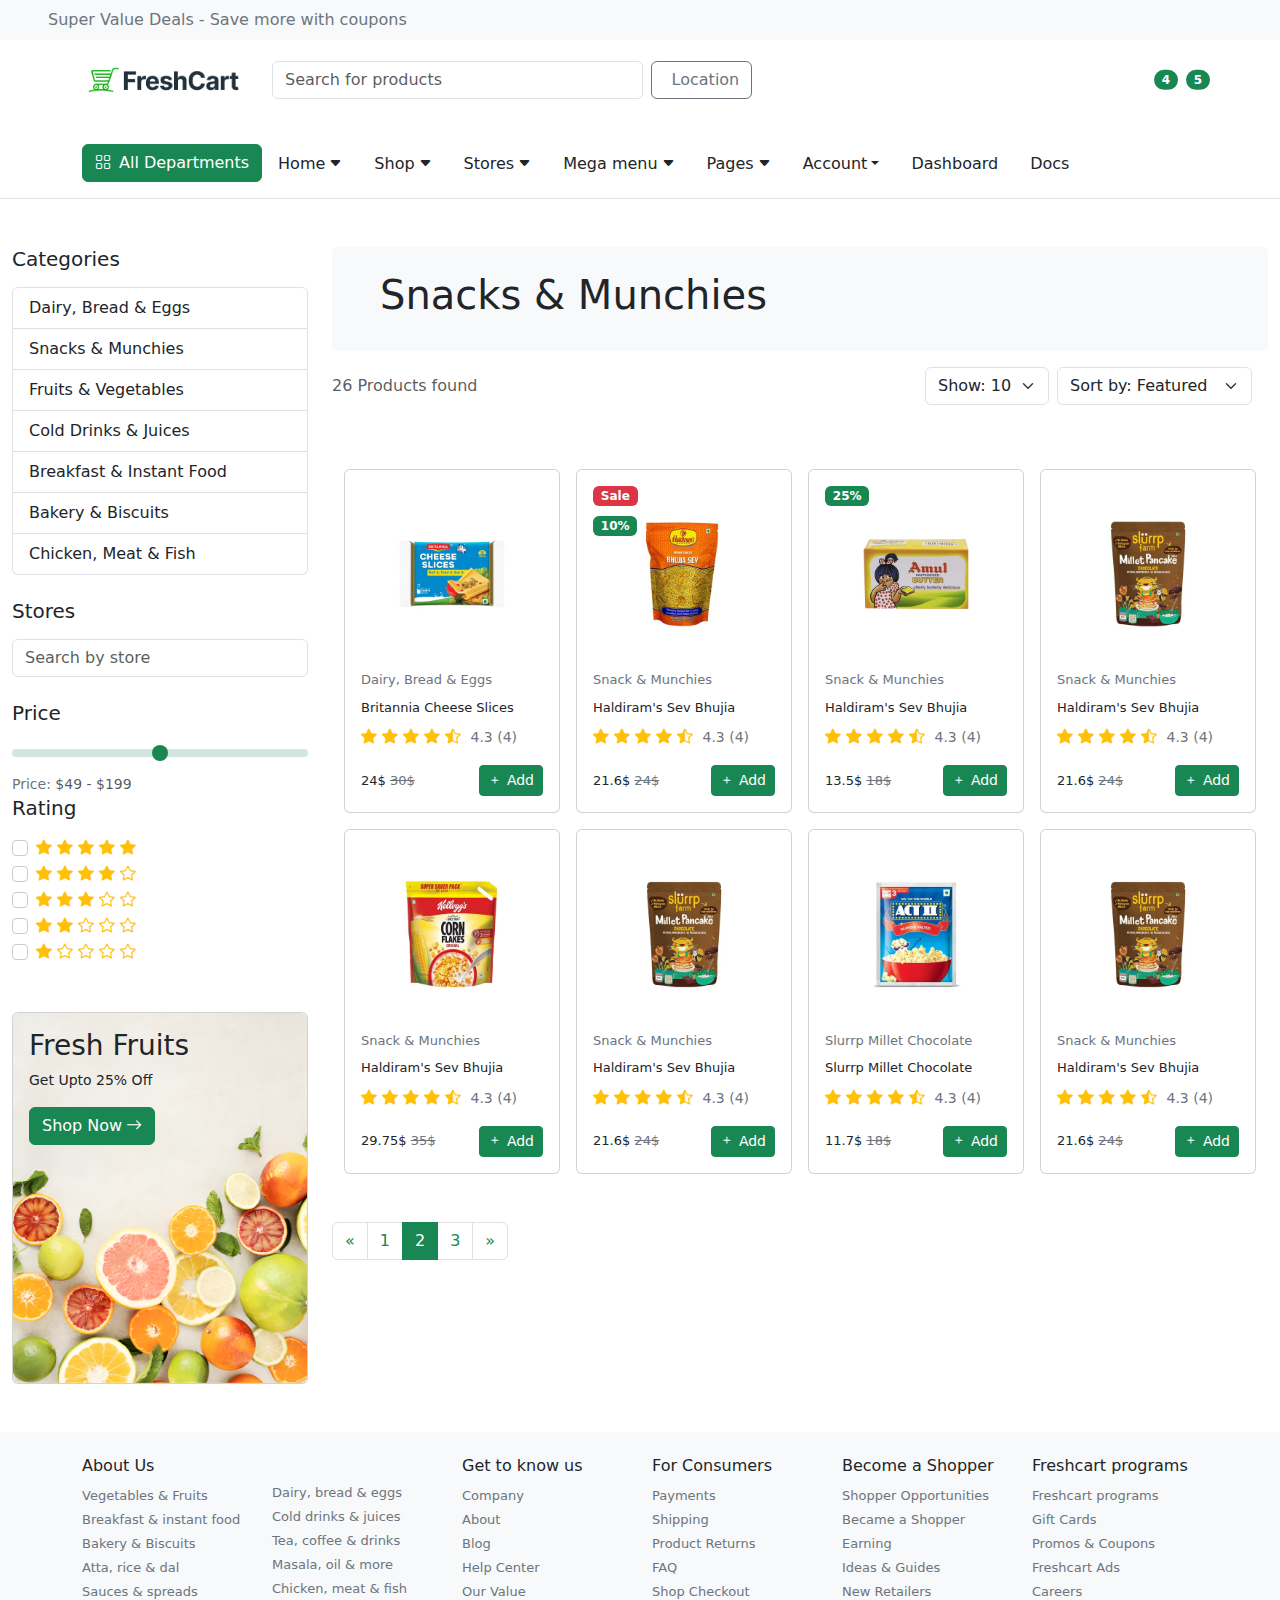
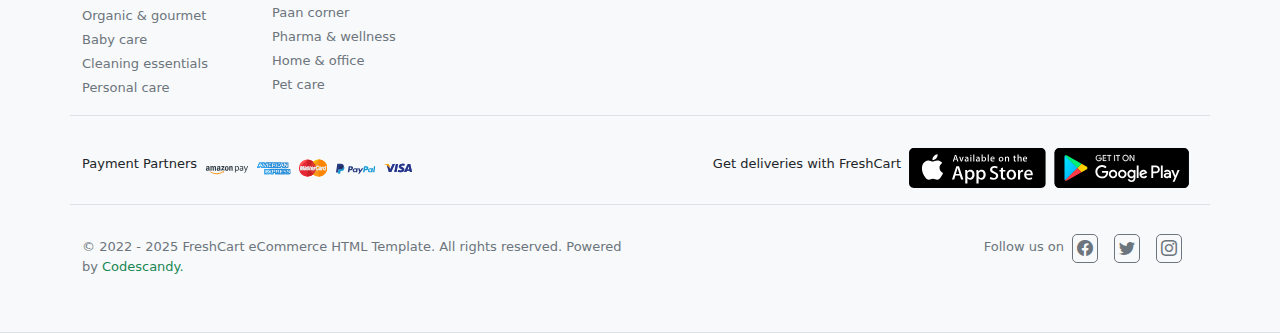
<file: BootStrap/Task/shop2.html>
<!DOCTYPE html>
<html lang="en">

<head>
  <meta charset="UTF-8">
  <meta name="viewport" content="width=device-width, initial-scale=1.0">
  <title>Shop</title>
  <link rel="stylesheet" href="https://cdn.jsdelivr.net/npm/bootstrap@5.3.7/dist/css/bootstrap.min.css" />
  <link rel="stylesheet" href="https://cdnjs.cloudflare.com/ajax/libs/font-awesome/6.5.0/css/all.min.css"
    integrity="sha512-Avb2QiuDEEvB4bZJYdft2mNjVShBftLdPG8FJ0V7irTLQ8Uo0qcPxh4Plq7G5tGm0rU+1SPhVotteLpBERwTkw=="
    crossorigin="anonymous" referrerpolicy="no-referrer" />
  <link rel="stylesheet" href="https://cdn.jsdelivr.net/npm/bootstrap-icons@1.10.5/font/bootstrap-icons.css">
  <style>
    button .location {
      color: #6c757d !important;
      transition: all 0.3s ease !important;
    }

    button:hover .location {
      color: #fff !important;
      background: #6c757d !important;
    }

    .input-with-icon {
      position: relative;
    }

    .input-with-icon input {
      padding-right: 2.5rem;
    }

    .input-with-icon .fa-magnifying-glass {
      position: absolute;
      right: 10px;
      top: 50%;
      transform: translateY(-50%);
      pointer-events: none;
    }

    .input-icon {
      position: relative;
    }

    .input-icon input {
      padding-left: 2.5rem;
    }

    .input-icon .fa-location-dot {
      position: absolute;
      left: 10px;
      top: 50%;
      transform: translateY(-50%);
      pointer-events: none;
    }

    .carousel-indicators [data-bs-target] {
      width: 7px;
      height: 7px;
      border-radius: 50%;
      background-color: #6c757d;
      opacity: 0.5;
      transition: 0.3s;
      border: none;
      margin: 0 5px;
    }

    .carousel-indicators .active {
      background-color: #198754;
      opacity: 1;
    }

    .card.border-hover {
      transition: border 0.3s ease, box-shadow 0.3s ease, transform 0.3s ease;
    }

    .card.border-hover:hover {
      border: 1px solid #198754;
      box-shadow: 0 0 15px rgba(0, 0, 0, 0.2);
    }

    .link-title {
      text-decoration: none;
      font-size: small;
      font-weight: 500;
      transition: all 0.3s ease;
    }

    .link-title:hover {
      color: #198754;
    }

    .card-icons {
      display: none;
      transition: all 0.3s ease;
    }

    .card:hover .card-icons {
      display: block;
    }

    a .card-icons:hover {
      color: #fff !important;
      background: #198754 !important;
    }

    .icons {
      border: #6c757d 1px solid;
      border-radius: 5px;
      transition: all 0.3s ease;
    }

    .icons:hover {
      color: #198754 !important;
      border: #198754 1px solid;
    }

    .form-range::-webkit-slider-thumb {
      background-color: #198754;
    }

    .form-range::-webkit-slider-runnable-track {
      background-color: #d1e7dd;
    }

    .form-check-input {
      background-color: white;
      border: 1px solid #ccc;
    }

    .form-check-input:checked {
      background-color: #198754;
      border-color: #198754;
    }

    ul li a {
      transition: all 0.3s ease;
    }

    ul li a:hover {
      color: #198754 !important;
    }

    .page-item.active .page-link {
      background-color: #198754;
      border-color: #198754;
      color: #fff !important;
    }
  </style>
</head>

<body>
  <!-- Top Banner -->
  <div class="bg-body-tertiary text-lg-start text-center py-2">
    <p class="text-secondary mb-0 px-3 px-md-5">
      Super Value Deals - Save more with coupons
    </p>
  </div>

  <!-- Top Navigation -->
  <div class="container my-3">
    <div class="row align-items-center">
      <!-- Logo -->
      <div class="col-4 col-md-2">
        <a href="index.html"><img src="assets/Screenshot 2025-08-05 002913.png" class="img-fluid" alt="Logo" /></a>
      </div>

      <!-- Search and Location Inputs -->
      <div class="col-8 col-md-7">
        <div class="row align-items-center g-2">
          <!-- Search Input -->
          <div class="col-12 col-md-7">
            <div class="input-with-icon">
              <input type="text" class="form-control" placeholder="Search for products" />
              <i class="fa-solid fa-magnifying-glass"></i>
            </div>
          </div>

          <!-- Location Input -->
          <div class="col-12 col-md-5">
            <div>
              <button class="btn btn-outline-secondary" data-bs-toggle="modal" data-bs-target="#locationModal"><i
                  class="fa-solid fa-location-dot text-secondary me-2 location"></i>Location</button>
            </div>
          </div>

          <!-- Delivery Location Modal -->
          <div class="modal fade" id="locationModal" tabindex="-1" aria-labelledby="locationModalLabel"
            aria-hidden="true">
            <div class="modal-dialog modal-dialog-centered">
              <div class="modal-content">

                <!-- Modal Header -->
                <div class="modal-header border-0">
                  <div>
                    <h5 class="modal-title fw-bold" id="locationModalLabel">Choose your Delivery Location</h5>
                    <p class="mb-0 text-muted small">Enter your address and we will specify the offer you area.</p>
                  </div>
                  <button type="button" class="btn-close" data-bs-dismiss="modal" aria-label="Close"></button>
                </div>

                <!-- Modal Body -->
                <div class="modal-body">
                  <!-- Search Box -->
                  <input type="text" class="form-control mb-3" placeholder="Search your area">

                  <!-- Select Location Header -->
                  <div class="d-flex justify-content-between align-items-center mb-2">
                    <strong>Select Location</strong>
                    <button class="btn btn-outline-secondary btn-sm">Clear All</button>
                  </div>

                  <!-- Location List -->
                  <ul class="list-unstyled mb-0">
                    <li class="d-flex justify-content-between py-2 border-bottom">
                      <span>Alabama</span>
                      <span class="fw-bold">Min:$20</span>
                    </li>
                    <li class="d-flex justify-content-between py-2 border-bottom">
                      <span>Alaska</span>
                      <span class="fw-bold">Min:$30</span>
                    </li>
                    <li class="d-flex justify-content-between py-2 border-bottom">
                      <span>Arizona</span>
                      <span class="fw-bold">Min:$50</span>
                    </li>
                    <li class="d-flex justify-content-between py-2 border-bottom">
                      <span>California</span>
                      <span class="fw-bold">Min:$29</span>
                    </li>
                    <li class="d-flex justify-content-between py-2 border-bottom">
                      <span>Colorado</span>
                      <span class="fw-bold">Min:$80</span>
                    </li>
                    <li class="d-flex justify-content-between py-2">
                      <span>Florida</span>
                      <span class="fw-bold">Min:$90</span>
                    </li>
                  </ul>
                </div>

              </div>
            </div>
          </div>
        </div>
      </div>

      <!-- Icons (Wishlist, User, Cart) -->
      <div class="col-12 col-md-3 text-end mt-3 mt-md-0">
        <div class="d-flex justify-content-end gap-3">
          <!-- Wishlist -->
          <div class="position-relative">
            <a href="#"><i class="fa-regular fa-heart text-secondary fs-5"></i></a>
            <a href="#"><span
                class="position-absolute top-0 start-100 translate-middle badge rounded-pill bg-success">4</span></a>
          </div>
          <!-- User -->
          <div class="position-relative">
            <a href="#" data-bs-toggle="modal" data-bs-target="#user-modal"><i
                class="fa-regular fa-user text-secondary fs-5"></i></a>
          </div>
          <!-- User-Modal -->
          <div class="modal fade" id="user-modal" tabindex="-1" aria-labelledby="signupModalLabel" aria-hidden="true">
            <div class="modal-dialog">
              <div class="modal-content">
                <!-- header -->
                <div class="modal-header">
                  <h4 class="modal-title">Sign Up</h4>
                </div>
                <div class="modal-body">
                  <form>
                    <div class="mb-3">
                      <label for="name" class="form-label">Name</label>
                      <input type="text" class="form-control" id="name" placeholder="Enter your Name">
                    </div>
                    <div class="mb-3">
                      <label for="email" class="form-label">Email</label>
                      <input type="email" class="form-control" id="email" placeholder="Enter your Email">
                    </div>
                    <div class="mb-3">
                      <label for="password" class="form-label">Password</label>
                      <input type="password" class="form-control" id="password" placeholder="Enter your Password">
                      <small class="text-secondary">By Signup, you agree to our <a href="#"
                          class="text-success text-decoration-none">Terms of Service </a> & <a href="#"
                          class="text-success text-decoration-none">Privacy Policy</a></small>
                    </div>
                    <button class="btn btn-success w-100 mb-4">Sign Up</button><br>
                    <small class="text-secondary fw-bold d-block text-center">Already have an account? <a href="#"
                        class="text-success text-decoration-none">Sign in</a></small>
                  </form>
                </div>
              </div>
            </div>
          </div>
          <!-- Cart -->
          <div class="position-relative">
            <a href="#" data-bs-toggle="offcanvas" data-bs-target="#cartOffcanvas" aria-controls="cartOffcanvas"><i
                class="fa-solid fa-cart-shopping text-secondary fs-5"></i></a>
            <a href="#"><span
                class="position-absolute top-0 start-100 translate-middle badge rounded-pill bg-success">5</span></a>

            <!-- Cart Offcanvas -->
            <div class="offcanvas offcanvas-end" tabindex="-1" id="cartOffcanvas" aria-labelledby="cartOffcanvasLabel">
              <div class="offcanvas-header">
                <h5 class="offcanvas-title text-start border-bottom pb-2 w-100" id="cartOffcanvasLabel">Shop Cart</h5>
                <button type="button" class="btn-close" data-bs-dismiss="offcanvas" aria-label="Close"></button>
              </div>
              <div class="offcanvas-body">

                <!-- products cart -->
                <div class="align-items-center justify-content-between mb-3 border-bottom pb-2">
                  <div class="d-flex align-items-center">
                    <img src="assets/product-img-1 (1).jpg" class="img-fluid w-25" alt="">
                    <small class="fw-bold me-3">Haldiram's Sev Bhujia</small>
                    <button class="btn btn-outline-secondary btn-sm quantity-decrease">-</button>
                    <input type="text" class="form-control text-center mx-1 quantity-input" value="1"
                      style="width: 50px;">
                    <button class="btn btn-outline-secondary btn-sm quantity-increase">+</button>
                    <small class="fw-bold mx-3">$21.60</small>
                  </div>
                  <div class="d-flex align-items-center">
                    <img src="assets/product-img-2.jpg" class="img-fluid w-25" alt="">
                    <small class="fw-bold me-3">NutriChoice Digestive</small>
                    <button class="btn btn-outline-secondary btn-sm quantity-decrease">-</button>
                    <input type="text" class="form-control text-center mx-1 quantity-input" value="1"
                      style="width: 50px;">
                    <button class="btn btn-outline-secondary btn-sm quantity-increase">+</button>
                    <small class="fw-bold mx-3">$24.00</small>
                  </div>
                  <div class="d-flex align-items-center">
                    <img src="assets/product-img-5.jpg" class="img-fluid w-25" alt="">
                    <small class="fw-bold me-3">Salted Instant Popcorn</small>
                    <button class="btn btn-outline-secondary btn-sm quantity-decrease">-</button>
                    <input type="text" class="form-control text-center mx-1 quantity-input" value="1"
                      style="width: 50px;">
                    <button class="btn btn-outline-secondary btn-sm quantity-increase">+</button>
                    <small class="fw-bold mx-3">$11.70</small>
                  </div>
                  <div class="d-flex align-items-center">
                    <img src="assets/product-img-6.jpg" class="img-fluid w-25" alt="">
                    <small class="fw-bold me-3">Blueberry Greek Yogurt</small>
                    <button class="btn btn-outline-secondary btn-sm quantity-decrease">-</button>
                    <input type="text" class="form-control text-center mx-1 quantity-input" value="1"
                      style="width: 50px;">
                    <button class="btn btn-outline-secondary btn-sm quantity-increase">+</button>
                    <small class="fw-bold mx-3">$14.40</small>
                  </div>
                </div>
                <div class="d-flex justify-content-between align-items-center">
                  <button class="btn btn-dark w-100">Checkout</button>
                </div>
              </div>
            </div>
          </div>
        </div>
      </div>
    </div>
  </div>
  <!-- Navigation -->
  <nav class="navbar navbar-expand-lg navbar-light bg-white border-bottom mb-5">
    <div class="container">
      <button class="navbar-toggler" type="button" data-bs-toggle="collapse" data-bs-target="#navbar">
        <span class="navbar-toggler-icon text-success"></span>
      </button>

      <!-- Navigation Menu -->
      <div class="collapse navbar-collapse" id="navbar">
        <div class="row align-items-center mt-3">
          <div class="d-flex">
            <div>
              <button class="btn btn-success mb-2"><i class="bi bi-grid me-2"></i>All Departments</button>
            </div>
            <ul class="nav justify-content-center justify-content-md-start">
              <li class="nav-item"><a class="nav-link text-dark" href="index.html">Home<i
                    class="bi bi-caret-down-fill ms-1" style="font-size: small;"></i></a></li>
              <li class="nav-item"><a class="nav-link text-dark" href="shop.html">Shop<i
                    class="bi bi-caret-down-fill ms-1" style="font-size: small;"></i></a></li>
              <li class="nav-item"><a class="nav-link text-dark" href="stores.html">Stores<i
                    class="bi bi-caret-down-fill ms-1" style="font-size: small;"></i></a></li>
              <li class="nav-item"><a class="nav-link text-dark" href="mega-menu.html">Mega menu<i
                    class="bi bi-caret-down-fill ms-1" style="font-size: small;"></i></a></li>
              <li class="nav-item"><a class="nav-link text-dark" href="pages.html">Pages<i
                    class="bi bi-caret-down-fill ms-1" style="font-size: small;"></i></a></li>
              <li class="nav-item dropdown"><a class="nav-link text-dark dropdown-toggle" href="account.html"
                  data-bs-toggle="dropdown">Account</a>
                <ul class="dropdown-menu">
                  <li><a class="dropdown-item" href="register.html">Sign Up</a></li>
                  <li><a class="dropdown-item" href="login.html">Sign In</a></li>
                </ul>
              </li>
              <li class="nav-item"><a class="nav-link text-dark" href="Dashboard">Dashboard</a></li>
              <li class="nav-item"><a class="nav-link text-dark" href="Docs">Docs</a></li>
            </ul>
          </div>
        </div>
      </div>
    </div>
  </nav>

  <div class="container-fluid mt-4">
    <div class="row">
      <!-- Sidebar -->
      <div class="col-md-3">
        <!-- Categories -->
        <h5 class="mb-3">Categories</h5>
        <ul class="list-group mb-4">
          <li class="list-group-item list-unstyled"><a href="#" class="text-decoration-none text-dark">Dairy, Bread &
              Eggs</a></li>
          <li class="list-group-item list-unstyled"><a href="#" class="text-decoration-none text-dark">Snacks &
              Munchies</a></li>
          <li class="list-group-item list-unstyled"><a href="#" class="text-decoration-none text-dark">Fruits &
              Vegetables</a></li>
          <li class="list-group-item list-unstyled"><a href="#" class="text-decoration-none text-dark">Cold Drinks &
              Juices</a></li>
          <li class="list-group-item list-unstyled"><a href="#" class="text-decoration-none text-dark">Breakfast &
              Instant Food</a></li>
          <li class="list-group-item list-unstyled"><a href="#" class="text-decoration-none text-dark">Bakery &
              Biscuits</a></li>
          <li class="list-group-item list-unstyled"><a href="#" class="text-decoration-none text-dark">Chicken, Meat &
              Fish</a></li>
        </ul>
        <!-- Search -->
        <h5 class="mb-3">Stores</h5>
        <input type="text" class="form-control mb-4" placeholder="Search by store">
        <!-- Price -->
        <h5 class="mb-3">Price</h5>
        <input type="range" class="form-range" min="0" max="200" step="10">
        <small class="text-secondary">Price: <span class="text-muted"> $49 - $199</span></small>
        <!-- Rating -->
        <h5 class="mb-3">Rating</h5>
        <div class="form-check">
          <input class="form-check-input" type="checkbox" value="" id="rating5">
          <label class="form-check-label" for="rating5"><i class="bi bi-star-fill text-warning"></i></label>
          <label class="form-check-label" for="rating5"><i class="bi bi-star-fill text-warning"></i></label>
          <label class="form-check-label" for="rating5"><i class="bi bi-star-fill text-warning"></i></label>
          <label class="form-check-label" for="rating5"><i class="bi bi-star-fill text-warning"></i></label>
          <label class="form-check-label" for="rating5"><i class="bi bi-star-fill text-warning"></i></label>
        </div>
        <div class="form-check">
          <input class="form-check-input" type="checkbox" value="" id="rating4">
          <label class="form-check-label" for="rating4"><i class="bi bi-star-fill text-warning"></i></label>
          <label class="form-check-label" for="rating4"><i class="bi bi-star-fill text-warning"></i></label>
          <label class="form-check-label" for="rating4"><i class="bi bi-star-fill text-warning"></i></label>
          <label class="form-check-label" for="rating4"><i class="bi bi-star-fill text-warning"></i></label>
          <label class="form-check-label" for="rating4"><i class="bi bi-star text-warning"></i></label>
        </div>
        <div class="form-check">
          <input class="form-check-input" type="checkbox" value="" id="rating3">
          <label class="form-check-label" for="rating3"><i class="bi bi-star-fill text-warning"></i></label>
          <label class="form-check-label" for="rating3"><i class="bi bi-star-fill text-warning"></i></label>
          <label class="form-check-label" for="rating3"><i class="bi bi-star-fill text-warning"></i></label>
          <label class="form-check-label" for="rating3"><i class="bi bi-star text-warning"></i></label>
          <label class="form-check-label" for="rating3"><i class="bi bi-star text-warning"></i></label>
        </div>
        <div class="form-check">
          <input class="form-check-input" type="checkbox" value="" id="rating2">
          <label class="form-check-label" for="rating2"><i class="bi bi-star-fill text-warning"></i></label>
          <label class="form-check-label" for="rating2"><i class="bi bi-star-fill text-warning"></i></label>
          <label class="form-check-label" for="rating2"><i class="bi bi-star text-warning"></i></label>
          <label class="form-check-label" for="rating2"><i class="bi bi-star text-warning"></i></label>
          <label class="form-check-label" for="rating2"><i class="bi bi-star text-warning"></i></label>
        </div>
        <div class="form-check">
          <input class="form-check-input" type="checkbox" value="" id="rating1">
          <label class="form-check-label" for="rating1"><i class="bi bi-star-fill text-warning"></i></label>
          <label class="form-check-label" for="rating1"><i class="bi bi-star text-warning"></i></label>
          <label class="form-check-label" for="rating1"><i class="bi bi-star text-warning"></i></label>
          <label class="form-check-label" for="rating1"><i class="bi bi-star text-warning"></i></label>
          <label class="form-check-label" for="rating1"><i class="bi bi-star text-warning"></i></label>
        </div>

        <div class="col my-5">
          <div class="card">
            <div class="position-relative">
              <img src="assets/40712864207.png" class="card-img-top img-fluid rounded" alt="">
              <div class="position-absolute top-0 start-0 m-3">
                <h2 class="fs-3">Fresh Fruits</h2>
                <small class="d-block">Get Upto 25% Off</small>
                <button class="btn btn-success mt-3">Shop Now<i class="bi bi-arrow-right ms-1"></i></button>
              </div>
            </div>
          </div>
        </div>
      </div>

      <!-- Main Content -->
      <div class="col-md-9">
        <div class="bg-body-tertiary rounded p-4">
          <h1 class="px-4">Snacks & Munchies</h1>
        </div>
        <div class="d-flex justify-content-between align-items-center mb-3">
          <p class="text-muted mb-0">26 Products found</p>
          <div class="d-flex gap-2 m-3">
            <select class="form-select">
              <option>Show: 10</option>
              <option>Show: 20</option>
              <option>Show: 30</option>
            </select>
            <select class="form-select w-auto">
              <option>Sort by: Featured</option>
              <option>Price: Low to High</option>
              <option>Price: High to Low</option>
            </select>
          </div>

        </div>
        <!-- products -->
        <div class="container my-5">
          <div class="row row-cols-1 row-cols-sm-2 row-cols-md-3 row-cols-lg-4 g-3">
            <!-- Card 8 -->
            <div class="col">
              <div class="card position-relative border-hover h-100">
                <img src="assets/product-img-7.jpg" class="card-img-top img-fluid w-75 mx-auto pt-4"
                  alt="Britannia Cheese Slices">
                <div class="card-body">
                  <p class="card-text text-secondary mb-2" style="font-size: small;">Dairy, Bread & Eggs</p>
                  <a href="#" class="card-title link-title d-block mb-2">Britannia Cheese Slices</a>
                  <div class="mb-3">
                    <i class="bi bi-star-fill text-warning"></i>
                    <i class="bi bi-star-fill text-warning"></i>
                    <i class="bi bi-star-fill text-warning"></i>
                    <i class="bi bi-star-fill text-warning"></i>
                    <i class="bi bi-star-half text-warning"></i>
                    <small class="text-secondary ms-1">4.3 (4)</small>
                  </div>
                  <div class="d-flex align-items-center">
                    <div class="me-auto">
                      <h6 class="mb-0" style="font-size: small;">24$ <span class="text-secondary"><del>30$</del></span>
                      </h6>
                    </div>
                    <button class="btn btn-success btn-sm"><i class="bi bi-plus"></i> Add</button>
                  </div>
                </div>
                <div class="position-absolute top-50 start-50 translate-middle gap-2 d-flex">
                  <a href="#"><i class="bi bi-eye text-dark bg-light shadow p-2 rounded-1 card-icons"
                      data-bs-toggle="tooltip" data-bs-placement="top" title="Quick View"></i></a>
                  <a href="#"><i class="bi bi-heart text-dark bg-light shadow p-2 rounded-1 card-icons"
                      data-bs-toggle="tooltip" data-bs-placement="top" title="Wishlist"></i></a>
                  <a href="#"><i class="bi bi-arrow-left-right text-dark bg-light shadow p-2 rounded-1 card-icons"
                      data-bs-toggle="tooltip" data-bs-placement="top" title="Compare"></i></a>
                </div>
              </div>
            </div>
            <!-- Card 9 -->
            <div class="col">
              <div class="card position-relative border-hover h-100">
                <span class="badge bg-danger position-absolute top-0 start-0 m-3">Sale</span>
                <span class="badge bg-success position-absolute start-0 m-3" style="top: 30px;">10%</span>
                <img src="assets/product-img-1 (1).jpg" class="card-img-top img-fluid w-75 mx-auto pt-4"
                  alt="Haldiram's Sev Bhujia">
                <div class="card-body">
                  <p class="card-text text-secondary mb-2" style="font-size: small;">Snack & Munchies</p>
                  <a href="#" class="card-title link-title d-block mb-2">Haldiram's Sev Bhujia</a>
                  <div class="mb-3">
                    <i class="bi bi-star-fill text-warning"></i>
                    <i class="bi bi-star-fill text-warning"></i>
                    <i class="bi bi-star-fill text-warning"></i>
                    <i class="bi bi-star-fill text-warning"></i>
                    <i class="bi bi-star-half text-warning"></i>
                    <small class="card-text text-secondary ms-1">4.3 (4)</small>
                  </div>
                  <div class="d-flex align-items-center">
                    <div class="me-auto">
                      <h6 class="mb-0" style="font-size: small;">21.6$ <span
                          class="text-secondary"><del>24$</del></span></h6>
                    </div>
                    <button class="btn btn-success btn-sm"><i class="bi bi-plus"></i> Add</button>
                  </div>
                </div>
                <div class="position-absolute top-50 start-50 translate-middle gap-2 d-flex">
                  <a href="#"><i class="bi bi-eye text-dark bg-light shadow p-2 rounded-1 card-icons"
                      data-bs-toggle="tooltip" data-bs-placement="top" title="Quick View"></i></a>
                  <a href="#"><i class="bi bi-heart text-dark bg-light shadow p-2 rounded-1 card-icons"
                      data-bs-toggle="tooltip" data-bs-placement="top" title="Wishlist"></i></a>
                  <a href="#"><i class="bi bi-arrow-left-right text-dark bg-light shadow p-2 rounded-1 card-icons"
                      data-bs-toggle="tooltip" data-bs-placement="top" title="Compare"></i></a>
                </div>
              </div>
            </div>
            <!-- Card 10 -->
            <div class="col">
              <div class="card position-relative border-hover h-100">
                <span class="badge bg-success position-absolute top-0 start-0 m-3">25%</span>
                <img src="assets/product-img-10.jpg" class="card-img-top img-fluid w-75 mx-auto pt-4"
                  alt="Haldiram's Sev Bhujia">
                <div class="card-body">
                  <p class="card-text text-secondary mb-2" style="font-size: small;">Snack & Munchies</p>
                  <a href="#" class="card-title link-title d-block mb-2">Haldiram's Sev Bhujia</a>
                  <div class="mb-3">
                    <i class="bi bi-star-fill text-warning"></i>
                    <i class="bi bi-star-fill text-warning"></i>
                    <i class="bi bi-star-fill text-warning"></i>
                    <i class="bi bi-star-fill text-warning"></i>
                    <i class="bi bi-star-half text-warning"></i>
                    <small class="text-secondary ms-1">4.3 (4)</small>
                  </div>
                  <div class="d-flex align-items-center">
                    <div class="me-auto">
                      <h6 class="mb-0" style="font-size: small;">13.5$ <span
                          class="text-secondary"><del>18$</del></span></h6>
                    </div>
                    <button class="btn btn-success btn-sm"><i class="bi bi-plus"></i> Add</button>
                  </div>
                </div>
                <div class="position-absolute top-50 start-50 translate-middle gap-2 d-flex">
                  <a href="#"><i class="bi bi-eye text-dark bg-light shadow p-2 rounded-1 card-icons"
                      data-bs-toggle="tooltip" data-bs-placement="top" title="Quick View"></i></a>
                  <a href="#"><i class="bi bi-heart text-dark bg-light shadow p-2 rounded-1 card-icons"
                      data-bs-toggle="tooltip" data-bs-placement="top" title="Wishlist"></i></a>
                  <a href="#"><i class="bi bi-arrow-left-right text-dark bg-light shadow p-2 rounded-1 card-icons"
                      data-bs-toggle="tooltip" data-bs-placement="top" title="Compare"></i></a>
                </div>
              </div>
            </div>
            <!-- Card 11 -->
            <div class="col">
              <div class="card position-relative border-hover h-100">
                <img src="assets/product-img-9.jpg" class="card-img-top img-fluid w-75 mx-auto pt-4"
                  alt="Haldiram's Sev Bhujia">
                <div class="card-body">
                  <p class="card-text text-secondary mb-2" style="font-size: small;">Snack & Munchies</p>
                  <a href="#" class="card-title link-title d-block mb-2">Haldiram's Sev Bhujia</a>
                  <div class="mb-3">
                    <i class="bi bi-star-fill text-warning"></i>
                    <i class="bi bi-star-fill text-warning"></i>
                    <i class="bi bi-star-fill text-warning"></i>
                    <i class="bi bi-star-fill text-warning"></i>
                    <i class="bi bi-star-half text-warning"></i>
                    <small class="text-secondary ms-1">4.3 (4)</small>
                  </div>
                  <div class="d-flex align-items-center">
                    <div class="me-auto">
                      <h6 class="mb-0" style="font-size: small;">21.6$ <span
                          class="text-secondary"><del>24$</del></span></h6>
                    </div>
                    <button class="btn btn-success btn-sm"><i class="bi bi-plus"></i> Add</button>
                  </div>
                </div>
                <div class="position-absolute top-50 start-50 translate-middle gap-2 d-flex">
                  <a href="#"><i class="bi bi-eye text-dark bg-light shadow p-2 rounded-1 card-icons"
                      data-bs-toggle="tooltip" data-bs-placement="top" title="Quick View"></i></a>
                  <a href="#"><i class="bi bi-heart text-dark bg-light shadow p-2 rounded-1 card-icons"
                      data-bs-toggle="tooltip" data-bs-placement="top" title="Wishlist"></i></a>
                  <a href="#"><i class="bi bi-arrow-left-right text-dark bg-light shadow p-2 rounded-1 card-icons"
                      data-bs-toggle="tooltip" data-bs-placement="top" title="Compare"></i></a>
                </div>
              </div>
            </div>
            <!-- Card 12 -->
            <div class="col">
              <div class="card position-relative border-hover h-100">
                <img src="assets/product-img-8.jpg" class="card-img-top img-fluid w-75 mx-auto pt-4"
                  alt="Haldiram's Sev Bhujia">
                <div class="card-body">
                  <p class="card-text text-secondary mb-2" style="font-size: small;">Snack & Munchies</p>
                  <a href="#" class="card-title link-title d-block mb-2">Haldiram's Sev Bhujia</a>
                  <div class="mb-3">
                    <i class="bi bi-star-fill text-warning"></i>
                    <i class="bi bi-star-fill text-warning"></i>
                    <i class="bi bi-star-fill text-warning"></i>
                    <i class="bi bi-star-fill text-warning"></i>
                    <i class="bi bi-star-half text-warning"></i>
                    <small class="text-secondary ms-1">4.3 (4)</small>
                  </div>
                  <div class="d-flex align-items-center">
                    <div class="me-auto">
                      <h6 class="mb-0" style="font-size: small;">29.75$ <span
                          class="text-secondary"><del>35$</del></span></h6>
                    </div>
                    <button class="btn btn-success btn-sm"><i class="bi bi-plus"></i> Add</button>
                  </div>
                </div>
                <div class="position-absolute top-50 start-50 translate-middle gap-2 d-flex">
                  <a href="#"><i class="bi bi-eye text-dark bg-light shadow p-2 rounded-1 card-icons"
                      data-bs-toggle="tooltip" data-bs-placement="top" title="Quick View"></i></a>
                  <a href="#"><i class="bi bi-heart text-dark bg-light shadow p-2 rounded-1 card-icons"
                      data-bs-toggle="tooltip" data-bs-placement="top" title="Wishlist"></i></a>
                  <a href="#"><i class="bi bi-arrow-left-right text-dark bg-light shadow p-2 rounded-1 card-icons"
                      data-bs-toggle="tooltip" data-bs-placement="top" title="Compare"></i></a>
                </div>
              </div>
            </div>
            <!-- Card 13 -->
            <div class="col">
              <div class="card position-relative border-hover h-100">
                <img src="assets/product-img-9.jpg" class="card-img-top img-fluid w-75 mx-auto pt-4"
                  alt="Haldiram's Sev Bhujia">
                <div class="card-body">
                  <p class="card-text text-secondary mb-2" style="font-size: small;">Snack & Munchies</p>
                  <a href="#" class="card-title link-title d-block mb-2">Haldiram's Sev Bhujia</a>
                  <div class="mb-3">
                    <i class="bi bi-star-fill text-warning"></i>
                    <i class="bi bi-star-fill text-warning"></i>
                    <i class="bi bi-star-fill text-warning"></i>
                    <i class="bi bi-star-fill text-warning"></i>
                    <i class="bi bi-star-half text-warning"></i>
                    <small class="text-secondary ms-1">4.3 (4)</small>
                  </div>
                  <div class="d-flex align-items-center">
                    <div class="me-auto">
                      <h6 class="mb-0" style="font-size: small;">21.6$ <span
                          class="text-secondary"><del>24$</del></span></h6>
                    </div>
                    <button class="btn btn-success btn-sm"><i class="bi bi-plus"></i> Add</button>
                  </div>
                </div>
                <div class="position-absolute top-50 start-50 translate-middle gap-2 d-flex">
                  <a href="#"><i class="bi bi-eye text-dark bg-light shadow p-2 rounded-1 card-icons"
                      data-bs-toggle="tooltip" data-bs-placement="top" title="Quick View"></i></a>
                  <a href="#"><i class="bi bi-heart text-dark bg-light shadow p-2 rounded-1 card-icons"
                      data-bs-toggle="tooltip" data-bs-placement="top" title="Wishlist"></i></a>
                  <a href="#"><i class="bi bi-arrow-left-right text-dark bg-light shadow p-2 rounded-1 card-icons"
                      data-bs-toggle="tooltip" data-bs-placement="top" title="Compare"></i></a>
                </div>
              </div>
            </div>
            <!-- Card 14 -->
            <div class="col">
              <div class="card position-relative border-hover h-100">
                <img src="assets/product-img-5.jpg" class="card-img-top img-fluid w-75 mx-auto pt-4"
                  alt="Slurrp Millet Chocolate">
                <div class="card-body">
                  <p class="card-text text-secondary mb-2" style="font-size: small;">Slurrp Millet Chocolate</p>
                  <a href="#" class="card-title link-title d-block mb-2">Slurrp Millet Chocolate</a>
                  <div class="mb-3">
                    <i class="bi bi-star-fill text-warning"></i>
                    <i class="bi bi-star-fill text-warning"></i>
                    <i class="bi bi-star-fill text-warning"></i>
                    <i class="bi bi-star-fill text-warning"></i>
                    <i class="bi bi-star-half text-warning"></i>
                    <small class="text-secondary ms-1">4.3 (4)</small>
                  </div>
                  <div class="d-flex align-items-center">
                    <div class="me-auto">
                      <h6 class="mb-0" style="font-size: small;">11.7$ <span
                          class="text-secondary"><del>18$</del></span></h6>
                    </div>
                    <button class="btn btn-success btn-sm"><i class="bi bi-plus"></i> Add</button>
                  </div>
                </div>
                <div class="position-absolute top-50 start-50 translate-middle gap-2 d-flex">
                  <a href="#"><i class="bi bi-eye text-dark bg-light shadow p-2 rounded-1 card-icons"
                      data-bs-toggle="tooltip" data-bs-placement="top" title="Quick View"></i></a>
                  <a href="#"><i class="bi bi-heart text-dark bg-light shadow p-2 rounded-1 card-icons"
                      data-bs-toggle="tooltip" data-bs-placement="top" title="Wishlist"></i></a>
                  <a href="#"><i class="bi bi-arrow-left-right text-dark bg-light shadow p-2 rounded-1 card-icons"
                      data-bs-toggle="tooltip" data-bs-placement="top" title="Compare"></i></a>
                </div>
              </div>
            </div>
            <!-- Card 15 -->
            <div class="col">
              <div class="card position-relative border-hover h-100">
                <img src="assets/product-img-9.jpg" class="card-img-top img-fluid w-75 mx-auto pt-4"
                  alt="Haldiram's Sev Bhujia">
                <div class="card-body">
                  <p class="card-text text-secondary mb-2" style="font-size: small;">Snack & Munchies</p>
                  <a href="#" class="card-title link-title d-block mb-2">Haldiram's Sev Bhujia</a>
                  <div class="mb-3">
                    <i class="bi bi-star-fill text-warning"></i>
                    <i class="bi bi-star-fill text-warning"></i>
                    <i class="bi bi-star-fill text-warning"></i>
                    <i class="bi bi-star-fill text-warning"></i>
                    <i class="bi bi-star-half text-warning"></i>
                    <small class="text-secondary ms-1">4.3 (4)</small>
                  </div>
                  <div class="d-flex align-items-center">
                    <div class="me-auto">
                      <h6 class="mb-0" style="font-size: small;">21.6$ <span
                          class="text-secondary"><del>24$</del></span></h6>
                    </div>
                    <button class="btn btn-success btn-sm"><i class="bi bi-plus"></i> Add</button>
                  </div>
                </div>
                <div class="position-absolute top-50 start-50 translate-middle gap-2 d-flex">
                  <a href="#"><i class="bi bi-eye text-dark bg-light shadow p-2 rounded-1 card-icons"
                      data-bs-toggle="tooltip" data-bs-placement="top" title="Quick View"></i></a>
                  <a href="#"><i class="bi bi-heart text-dark bg-light shadow p-2 rounded-1 card-icons"
                      data-bs-toggle="tooltip" data-bs-placement="top" title="Wishlist"></i></a>
                  <a href="#"><i class="bi bi-arrow-left-right text-dark bg-light shadow p-2 rounded-1 card-icons"
                      data-bs-toggle="tooltip" data-bs-placement="top" title="Compare"></i></a>
                </div>
              </div>
            </div>

          </div>
        </div>


        <nav aria-label="Page navigation example">
          <ul class="pagination">
            <li class="page-item">
              <a class="page-link" href="shop.html" aria-label="Previous">
                <span class="text-success" aria-hidden="true">&laquo;</span>
              </a>
            </li>
            <li class="page-item"><a class="page-link text-success" href="shop.html">1</a></li>
            <li class="page-item active"><a class="page-link text-success" href="shop2.html">2</a></li>
            <li class="page-item"><a class="page-link text-success" href="shop3.html">3</a></li>
            <li class="page-item">
              <a class="page-link" href="shop3.html" aria-label="Next">
                <span class="text-success" aria-hidden="true">&raquo;</span>
              </a>
            </li>
          </ul>
        </nav>
      </div>
    </div>
  </div>

  <!-- footer -->
  <footer class="bg-body-tertiary border-bottom">
    <div class="container py-4">
      <!-- links -->
      <div class="row row-cols-1 row-cols-sm-2 row-cols-md-3 row-cols-lg-6 g-4 border-bottom pb-3">
        <div class="col">
          <h6>About Us</h6>
          <li class="list-unstyled"><a href="#" class="text-secondary"
              style="text-decoration: none; font-size: small;">Vegetables & Fruits</a></li>
          <li class="list-unstyled"><a href="#" class="text-secondary"
              style="text-decoration: none; font-size: small;">Breakfast & instant food</a></li>
          <li class="list-unstyled"><a href="#" class="text-secondary"
              style="text-decoration: none; font-size: small;">Bakery & Biscuits</a></li>
          <li class="list-unstyled"><a href="#" class="text-secondary"
              style="text-decoration: none; font-size: small;">Atta, rice & dal</a></li>
          <li class="list-unstyled"><a href="#" class="text-secondary"
              style="text-decoration: none; font-size: small;">Sauces & spreads</a></li>
          <li class="list-unstyled"><a href="#" class="text-secondary"
              style="text-decoration: none; font-size: small;">Organic & gourmet</a></li>
          <li class="list-unstyled"><a href="#" class="text-secondary"
              style="text-decoration: none; font-size: small;">Baby care</a></li>
          <li class="list-unstyled"><a href="#" class="text-secondary"
              style="text-decoration: none; font-size: small;">Cleaning essentials</a></li>
          <li class="list-unstyled"><a href="#" class="text-secondary"
              style="text-decoration: none; font-size: small;">Personal care</a></li>
        </div>
        <div class="col">
          <br>
          <li class="list-unstyled"><a href="#" class="text-secondary"
              style="text-decoration: none; font-size: small;">Dairy, bread & eggs</a></li>
          <li class="list-unstyled"><a href="#" class="text-secondary"
              style="text-decoration: none; font-size: small;">Cold drinks & juices</a></li>
          <li class="list-unstyled"><a href="#" class="text-secondary"
              style="text-decoration: none; font-size: small;">Tea, coffee & drinks</a></li>
          <li class="list-unstyled"><a href="#" class="text-secondary"
              style="text-decoration: none; font-size: small;">Masala, oil & more</a></li>
          <li class="list-unstyled"><a href="#" class="text-secondary"
              style="text-decoration: none; font-size: small;">Chicken, meat & fish</a></li>
          <li class="list-unstyled"><a href="#" class="text-secondary"
              style="text-decoration: none; font-size: small;">Paan corner</a></li>
          <li class="list-unstyled"><a href="#" class="text-secondary"
              style="text-decoration: none; font-size: small;">Pharma & wellness</a></li>
          <li class="list-unstyled"><a href="#" class="text-secondary"
              style="text-decoration: none; font-size: small;">Home & office</a></li>
          <li class="list-unstyled"><a href="#" class="text-secondary"
              style="text-decoration: none; font-size: small;">Pet care</a></li>
        </div>
        <div class="col">
          <h6>Get to know us</h6>
          <li class="list-unstyled"><a href="#" class="text-secondary"
              style="text-decoration: none; font-size: small;">Company</a></li>
          <li class="list-unstyled"><a href="#" class="text-secondary"
              style="text-decoration: none; font-size: small;">About</a></li>
          <li class="list-unstyled"><a href="#" class="text-secondary"
              style="text-decoration: none; font-size: small;">Blog</a></li>
          <li class="list-unstyled"><a href="#" class="text-secondary"
              style="text-decoration: none; font-size: small;">Help Center</a></li>
          <li class="list-unstyled"><a href="#" class="text-secondary"
              style="text-decoration: none; font-size: small;">Our Value</a></li>
        </div>
        <div class="col">
          <h6>For Consumers</h6>
          <li class="list-unstyled"><a href="#" class="text-secondary"
              style="text-decoration: none; font-size: small;">Payments</a></li>
          <li class="list-unstyled"><a href="#" class="text-secondary"
              style="text-decoration: none; font-size: small;">Shipping</a></li>
          <li class="list-unstyled"><a href="#" class="text-secondary"
              style="text-decoration: none; font-size: small;">Product Returns</a></li>
          <li class="list-unstyled"><a href="#" class="text-secondary"
              style="text-decoration: none; font-size: small;">FAQ</a></li>
          <li class="list-unstyled"><a href="#" class="text-secondary"
              style="text-decoration: none; font-size: small;">Shop Checkout</a></li>
        </div>
        <div class="col">
          <h6>Become a Shopper</h6>
          <li class="list-unstyled"><a href="#" class="text-secondary"
              style="text-decoration: none; font-size: small;">Shopper Opportunities</a></li>
          <li class="list-unstyled"><a href="#" class="text-secondary"
              style="text-decoration: none; font-size: small;">Became a Shopper</a></li>
          <li class="list-unstyled"><a href="#" class="text-secondary"
              style="text-decoration: none; font-size: small;">Earning</a></li>
          <li class="list-unstyled"><a href="#" class="text-secondary"
              style="text-decoration: none; font-size: small;">Ideas & Guides</a></li>
          <li class="list-unstyled"><a href="#" class="text-secondary"
              style="text-decoration: none; font-size: small;">New Retailers</a></li>
        </div>
        <div class="col">
          <h6>Freshcart programs</h6>
          <li class="list-unstyled"><a href="#" class="text-secondary"
              style="text-decoration: none; font-size: small;">Freshcart programs</a></li>
          <li class="list-unstyled"><a href="#" class="text-secondary"
              style="text-decoration: none; font-size: small;">Gift Cards</a></li>
          <li class="list-unstyled"><a href="#" class="text-secondary"
              style="text-decoration: none; font-size: small;">Promos & Coupons</a></li>
          <li class="list-unstyled"><a href="#" class="text-secondary"
              style="text-decoration: none; font-size: small;">Freshcart Ads</a></li>
          <li class="list-unstyled"><a href="#" class="text-secondary"
              style="text-decoration: none; font-size: small;">Careers</a></li>
        </div>
      </div>
      <!-- payment -->
      <div class="row row-cols-1 row-cols-lg-2 border-bottom py-3">
        <div class="col text-lg-start mt-3 d-flex align-items-center justify-content-md-start">
          <h6 class="me-2" style="font-size: small">Payment Partners</h6>
          <img class="me-2" src="assets/amazonpay.svg" alt="">
          <img class="me-2" src="assets/american-express.svg" alt="">
          <img class="me-2" src="assets/mastercard.svg" alt="">
          <img class="me-2" src="assets/paypal.svg" alt="">
          <img class="me-2" src="assets/visa.svg" alt="">
        </div>
        <div class="col text-lg-start mt-3 d-flex align-items-center justify-content-md-end">
          <h6 class="me-2" style="font-size: small">Get deliveries with FreshCart</h6>
          <img class="me-2 w-25" src="assets/appstore-btn.svg" alt="">
          <img class="me-2 w-25" src="assets/googleplay-btn.svg" alt="">
        </div>
      </div>
      <!-- rights reserved -->
      <div class="row row-cols-1 row-cols-lg-2 py-3">
        <div class="col text-lg-start mt-3 d-flex">
          <p class="text-secondary" style="font-size: small;">© 2022 - 2025 FreshCart eCommerce HTML Template. All
            rights reserved. Powered by<a class="text-success ms-1 text-decoration-none" href="#">Codescandy.</a></p>
        </div>
        <div class="col text-lg-end mt-3 d-flex justify-content-lg-end">
          <p class="text-secondary me-2" style="font-size: small;">Follow us on</p>
          <a href="#" class="text-secondary me-3" style="font-size: small;"><i
              class=" icons bi bi-facebook p-1 fs-6"></i></a>
          <a href="#" class="text-secondary me-3" style="font-size: small;"><i
              class=" icons bi bi-twitter p-1 fs-6"></i></a>
          <a href="#" class="text-secondary me-3" style="font-size: small;"><i
              class=" icons bi bi-instagram p-1 fs-6"></i></a>
        </div>
      </div>
  </footer>
  <script src="https://cdn.jsdelivr.net/npm/bootstrap@5.3.7/dist/js/bootstrap.bundle.min.js"></script>
  <script>
    document.addEventListener('DOMContentLoaded', function () {
      var tooltipTriggerList = [].slice.call(document.querySelectorAll('[data-bs-toggle="tooltip"]'))
      var tooltipList = tooltipTriggerList.map(function (tooltipTriggerEl) {
        return new bootstrap.Tooltip(tooltipTriggerEl)
      })
    });
  </script>
</body>

</html>
</file>
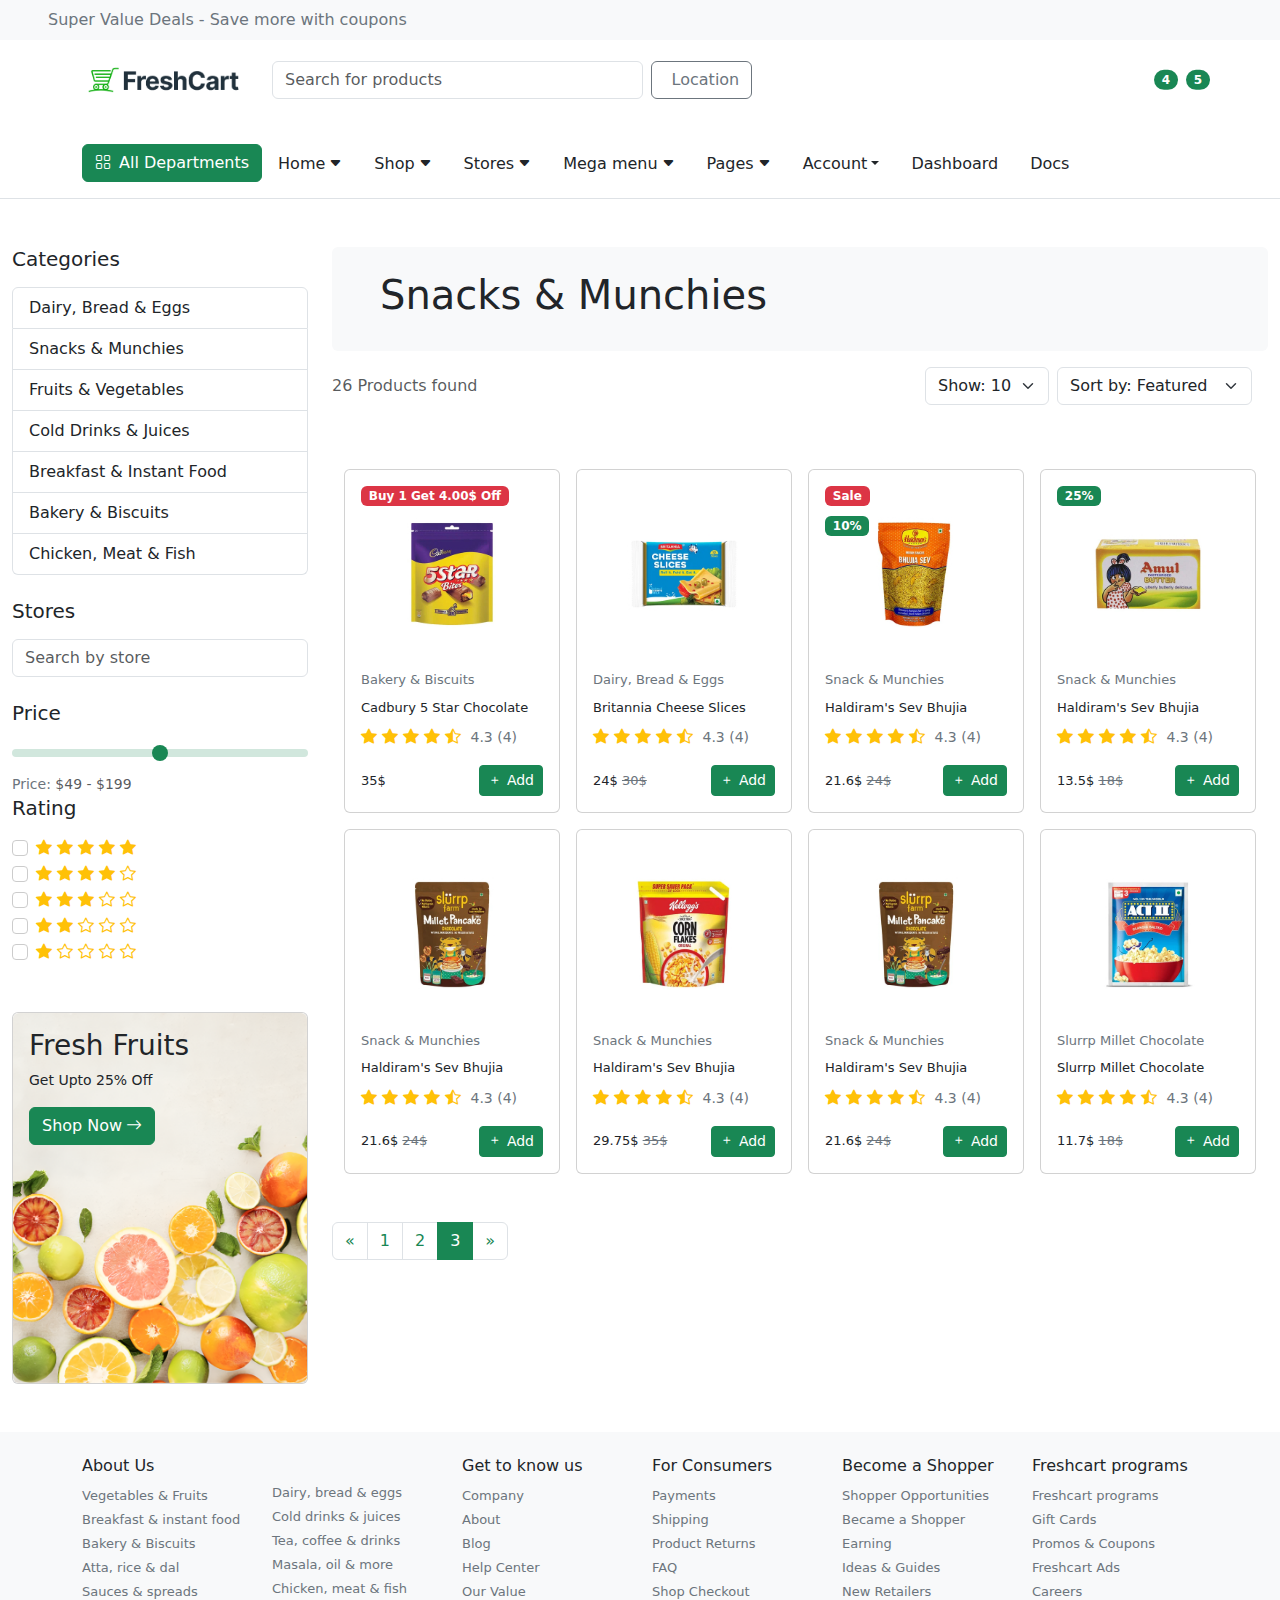
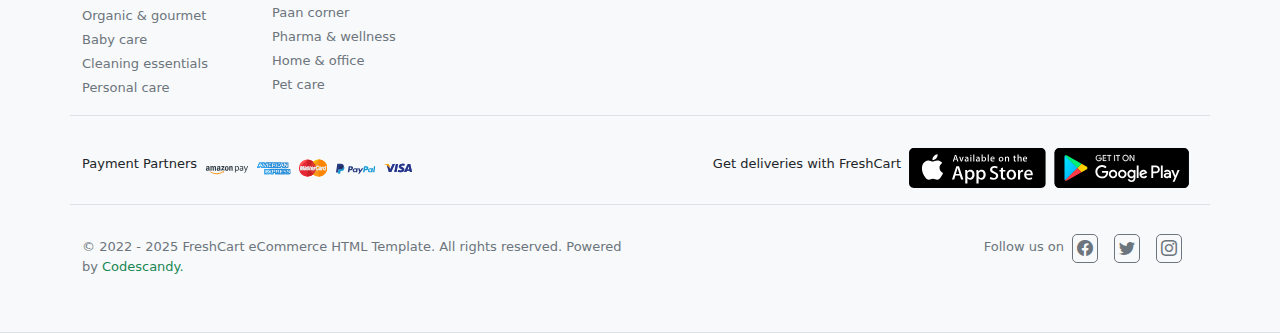
<file: BootStrap/Task/shop3.html>
<!DOCTYPE html>
<html lang="en">

<head>
  <meta charset="UTF-8">
  <meta name="viewport" content="width=device-width, initial-scale=1.0">
  <title>Shop</title>
  <link rel="stylesheet" href="https://cdn.jsdelivr.net/npm/bootstrap@5.3.7/dist/css/bootstrap.min.css" />
  <link rel="stylesheet" href="https://cdnjs.cloudflare.com/ajax/libs/font-awesome/6.5.0/css/all.min.css"
    integrity="sha512-Avb2QiuDEEvB4bZJYdft2mNjVShBftLdPG8FJ0V7irTLQ8Uo0qcPxh4Plq7G5tGm0rU+1SPhVotteLpBERwTkw=="
    crossorigin="anonymous" referrerpolicy="no-referrer" />
  <link rel="stylesheet" href="https://cdn.jsdelivr.net/npm/bootstrap-icons@1.10.5/font/bootstrap-icons.css">
  <style>
    button .location {
      color: #6c757d !important;
      transition: all 0.3s ease !important;
    }

    button:hover .location {
      color: #fff !important;
      background: #6c757d !important;
    }

    .input-with-icon {
      position: relative;
    }

    .input-with-icon input {
      padding-right: 2.5rem;
    }

    .input-with-icon .fa-magnifying-glass {
      position: absolute;
      right: 10px;
      top: 50%;
      transform: translateY(-50%);
      pointer-events: none;
    }

    .input-icon {
      position: relative;
    }

    .input-icon input {
      padding-left: 2.5rem;
    }

    .input-icon .fa-location-dot {
      position: absolute;
      left: 10px;
      top: 50%;
      transform: translateY(-50%);
      pointer-events: none;
    }

    .carousel-indicators [data-bs-target] {
      width: 7px;
      height: 7px;
      border-radius: 50%;
      background-color: #6c757d;
      opacity: 0.5;
      transition: 0.3s;
      border: none;
      margin: 0 5px;
    }

    .carousel-indicators .active {
      background-color: #198754;
      opacity: 1;
    }

    .card.border-hover {
      transition: border 0.3s ease, box-shadow 0.3s ease, transform 0.3s ease;
    }

    .card.border-hover:hover {
      border: 1px solid #198754;
      box-shadow: 0 0 15px rgba(0, 0, 0, 0.2);
    }

    .link-title {
      text-decoration: none;
      font-size: small;
      font-weight: 500;
      transition: all 0.3s ease;
    }

    .link-title:hover {
      color: #198754;
    }

    .card-icons {
      display: none;
      transition: all 0.3s ease;
    }

    .card:hover .card-icons {
      display: block;
    }

    a .card-icons:hover {
      color: #fff !important;
      background: #198754 !important;
    }

    .icons {
      border: #6c757d 1px solid;
      border-radius: 5px;
      transition: all 0.3s ease;
    }

    .icons:hover {
      color: #198754 !important;
      border: #198754 1px solid;
    }

    .form-range::-webkit-slider-thumb {
      background-color: #198754;
    }

    .form-range::-webkit-slider-runnable-track {
      background-color: #d1e7dd;
    }

    .form-check-input {
      background-color: white;
      border: 1px solid #ccc;
    }

    .form-check-input:checked {
      background-color: #198754;
      border-color: #198754;
    }

    ul li a {
      transition: all 0.3s ease;
    }

    ul li a:hover {
      color: #198754 !important;
    }

    .page-item.active .page-link {
      background-color: #198754;
      border-color: #198754;
      color: #fff !important;
    }
  </style>
</head>

<body>
  <!-- Top Banner -->
  <div class="bg-body-tertiary text-lg-start text-center py-2">
    <p class="text-secondary mb-0 px-3 px-md-5">
      Super Value Deals - Save more with coupons
    </p>
  </div>

  <!-- Top Navigation -->
  <div class="container my-3">
    <div class="row align-items-center">
      <!-- Logo -->
      <div class="col-4 col-md-2">
        <a href="index.html"><img src="assets/Screenshot 2025-08-05 002913.png" class="img-fluid" alt="Logo" /></a>
      </div>

      <!-- Search and Location Inputs -->
      <div class="col-8 col-md-7">
        <div class="row align-items-center g-2">
          <!-- Search Input -->
          <div class="col-12 col-md-7">
            <div class="input-with-icon">
              <input type="text" class="form-control" placeholder="Search for products" />
              <i class="fa-solid fa-magnifying-glass"></i>
            </div>
          </div>

          <!-- Location Input -->
          <div class="col-12 col-md-5">
            <div>
              <button class="btn btn-outline-secondary" data-bs-toggle="modal" data-bs-target="#locationModal"><i
                  class="fa-solid fa-location-dot text-secondary me-2 location"></i>Location</button>
            </div>
          </div>

          <!-- Delivery Location Modal -->
          <div class="modal fade" id="locationModal" tabindex="-1" aria-labelledby="locationModalLabel"
            aria-hidden="true">
            <div class="modal-dialog modal-dialog-centered">
              <div class="modal-content">

                <!-- Modal Header -->
                <div class="modal-header border-0">
                  <div>
                    <h5 class="modal-title fw-bold" id="locationModalLabel">Choose your Delivery Location</h5>
                    <p class="mb-0 text-muted small">Enter your address and we will specify the offer you area.</p>
                  </div>
                  <button type="button" class="btn-close" data-bs-dismiss="modal" aria-label="Close"></button>
                </div>

                <!-- Modal Body -->
                <div class="modal-body">
                  <!-- Search Box -->
                  <input type="text" class="form-control mb-3" placeholder="Search your area">

                  <!-- Select Location Header -->
                  <div class="d-flex justify-content-between align-items-center mb-2">
                    <strong>Select Location</strong>
                    <button class="btn btn-outline-secondary btn-sm">Clear All</button>
                  </div>

                  <!-- Location List -->
                  <ul class="list-unstyled mb-0">
                    <li class="d-flex justify-content-between py-2 border-bottom">
                      <span>Alabama</span>
                      <span class="fw-bold">Min:$20</span>
                    </li>
                    <li class="d-flex justify-content-between py-2 border-bottom">
                      <span>Alaska</span>
                      <span class="fw-bold">Min:$30</span>
                    </li>
                    <li class="d-flex justify-content-between py-2 border-bottom">
                      <span>Arizona</span>
                      <span class="fw-bold">Min:$50</span>
                    </li>
                    <li class="d-flex justify-content-between py-2 border-bottom">
                      <span>California</span>
                      <span class="fw-bold">Min:$29</span>
                    </li>
                    <li class="d-flex justify-content-between py-2 border-bottom">
                      <span>Colorado</span>
                      <span class="fw-bold">Min:$80</span>
                    </li>
                    <li class="d-flex justify-content-between py-2">
                      <span>Florida</span>
                      <span class="fw-bold">Min:$90</span>
                    </li>
                  </ul>
                </div>

              </div>
            </div>
          </div>
        </div>
      </div>

      <!-- Icons (Wishlist, User, Cart) -->
      <div class="col-12 col-md-3 text-end mt-3 mt-md-0">
        <div class="d-flex justify-content-end gap-3">
          <!-- Wishlist -->
          <div class="position-relative">
            <a href="#"><i class="fa-regular fa-heart text-secondary fs-5"></i></a>
            <a href="#"><span
                class="position-absolute top-0 start-100 translate-middle badge rounded-pill bg-success">4</span></a>
          </div>
          <!-- User -->
          <div class="position-relative">
            <a href="#" data-bs-toggle="modal" data-bs-target="#user-modal"><i
                class="fa-regular fa-user text-secondary fs-5"></i></a>
          </div>
          <!-- User-Modal -->
          <div class="modal fade" id="user-modal" tabindex="-1" aria-labelledby="signupModalLabel" aria-hidden="true">
            <div class="modal-dialog">
              <div class="modal-content">
                <!-- header -->
                <div class="modal-header">
                  <h4 class="modal-title">Sign Up</h4>
                </div>
                <div class="modal-body">
                  <form>
                    <div class="mb-3">
                      <label for="name" class="form-label">Name</label>
                      <input type="text" class="form-control" id="name" placeholder="Enter your Name">
                    </div>
                    <div class="mb-3">
                      <label for="email" class="form-label">Email</label>
                      <input type="email" class="form-control" id="email" placeholder="Enter your Email">
                    </div>
                    <div class="mb-3">
                      <label for="password" class="form-label">Password</label>
                      <input type="password" class="form-control" id="password" placeholder="Enter your Password">
                      <small class="text-secondary">By Signup, you agree to our <a href="#"
                          class="text-success text-decoration-none">Terms of Service </a> & <a href="#"
                          class="text-success text-decoration-none">Privacy Policy</a></small>
                    </div>
                    <button class="btn btn-success w-100 mb-4">Sign Up</button><br>
                    <small class="text-secondary fw-bold d-block text-center">Already have an account? <a href="#"
                        class="text-success text-decoration-none">Sign in</a></small>
                  </form>
                </div>
              </div>
            </div>
          </div>
          <!-- Cart -->
          <div class="position-relative">
            <a href="#" data-bs-toggle="offcanvas" data-bs-target="#cartOffcanvas" aria-controls="cartOffcanvas"><i
                class="fa-solid fa-cart-shopping text-secondary fs-5"></i></a>
            <a href="#"><span
                class="position-absolute top-0 start-100 translate-middle badge rounded-pill bg-success">5</span></a>

            <!-- Cart Offcanvas -->
            <div class="offcanvas offcanvas-end" tabindex="-1" id="cartOffcanvas" aria-labelledby="cartOffcanvasLabel">
              <div class="offcanvas-header">
                <h5 class="offcanvas-title text-start border-bottom pb-2 w-100" id="cartOffcanvasLabel">Shop Cart</h5>
                <button type="button" class="btn-close" data-bs-dismiss="offcanvas" aria-label="Close"></button>
              </div>
              <div class="offcanvas-body">

                <!-- products cart -->
                <div class="align-items-center justify-content-between mb-3 border-bottom pb-2">
                  <div class="d-flex align-items-center">
                    <img src="assets/product-img-1 (1).jpg" class="img-fluid w-25" alt="">
                    <small class="fw-bold me-3">Haldiram's Sev Bhujia</small>
                    <button class="btn btn-outline-secondary btn-sm quantity-decrease">-</button>
                    <input type="text" class="form-control text-center mx-1 quantity-input" value="1"
                      style="width: 50px;">
                    <button class="btn btn-outline-secondary btn-sm quantity-increase">+</button>
                    <small class="fw-bold mx-3">$21.60</small>
                  </div>
                  <div class="d-flex align-items-center">
                    <img src="assets/product-img-2.jpg" class="img-fluid w-25" alt="">
                    <small class="fw-bold me-3">NutriChoice Digestive</small>
                    <button class="btn btn-outline-secondary btn-sm quantity-decrease">-</button>
                    <input type="text" class="form-control text-center mx-1 quantity-input" value="1"
                      style="width: 50px;">
                    <button class="btn btn-outline-secondary btn-sm quantity-increase">+</button>
                    <small class="fw-bold mx-3">$24.00</small>
                  </div>
                  <div class="d-flex align-items-center">
                    <img src="assets/product-img-5.jpg" class="img-fluid w-25" alt="">
                    <small class="fw-bold me-3">Salted Instant Popcorn</small>
                    <button class="btn btn-outline-secondary btn-sm quantity-decrease">-</button>
                    <input type="text" class="form-control text-center mx-1 quantity-input" value="1"
                      style="width: 50px;">
                    <button class="btn btn-outline-secondary btn-sm quantity-increase">+</button>
                    <small class="fw-bold mx-3">$11.70</small>
                  </div>
                  <div class="d-flex align-items-center">
                    <img src="assets/product-img-6.jpg" class="img-fluid w-25" alt="">
                    <small class="fw-bold me-3">Blueberry Greek Yogurt</small>
                    <button class="btn btn-outline-secondary btn-sm quantity-decrease">-</button>
                    <input type="text" class="form-control text-center mx-1 quantity-input" value="1"
                      style="width: 50px;">
                    <button class="btn btn-outline-secondary btn-sm quantity-increase">+</button>
                    <small class="fw-bold mx-3">$14.40</small>
                  </div>
                </div>
                <div class="d-flex justify-content-between align-items-center">
                  <button class="btn btn-dark w-100">Checkout</button>
                </div>
              </div>
            </div>
          </div>
        </div>
      </div>
    </div>
  </div>
  <!-- Navigation -->
  <nav class="navbar navbar-expand-lg navbar-light bg-white border-bottom mb-5">
    <div class="container">
      <button class="navbar-toggler" type="button" data-bs-toggle="collapse" data-bs-target="#navbar">
        <span class="navbar-toggler-icon text-success"></span>
      </button>

      <!-- Navigation Menu -->
      <div class="collapse navbar-collapse" id="navbar">
        <div class="row align-items-center mt-3">
          <div class="d-flex">
            <div>
              <button class="btn btn-success mb-2"><i class="bi bi-grid me-2"></i>All Departments</button>
            </div>
            <ul class="nav justify-content-center justify-content-md-start">
              <li class="nav-item"><a class="nav-link text-dark" href="index.html">Home<i
                    class="bi bi-caret-down-fill ms-1" style="font-size: small;"></i></a></li>
              <li class="nav-item"><a class="nav-link text-dark" href="shop.html">Shop<i
                    class="bi bi-caret-down-fill ms-1" style="font-size: small;"></i></a></li>
              <li class="nav-item"><a class="nav-link text-dark" href="stores.html">Stores<i
                    class="bi bi-caret-down-fill ms-1" style="font-size: small;"></i></a></li>
              <li class="nav-item"><a class="nav-link text-dark" href="mega-menu.html">Mega menu<i
                    class="bi bi-caret-down-fill ms-1" style="font-size: small;"></i></a></li>
              <li class="nav-item"><a class="nav-link text-dark" href="pages.html">Pages<i
                    class="bi bi-caret-down-fill ms-1" style="font-size: small;"></i></a></li>
              <li class="nav-item dropdown"><a class="nav-link text-dark dropdown-toggle" href="account.html"
                  data-bs-toggle="dropdown">Account</a>
                <ul class="dropdown-menu">
                  <li><a class="dropdown-item" href="register.html">Sign Up</a></li>
                  <li><a class="dropdown-item" href="login.html">Sign In</a></li>
                </ul>
              </li>
              <li class="nav-item"><a class="nav-link text-dark" href="Dashboard">Dashboard</a></li>
              <li class="nav-item"><a class="nav-link text-dark" href="Docs">Docs</a></li>
            </ul>
          </div>
        </div>
      </div>
    </div>
  </nav>

  <!-- Main Content -->
  <div class="container-fluid mt-4">
    <div class="row">
      <!-- Sidebar -->
      <div class="col-md-3">
        <!-- Categories -->
        <h5 class="mb-3">Categories</h5>
        <ul class="list-group mb-4">
          <li class="list-group-item list-unstyled"><a href="#" class="text-decoration-none text-dark">Dairy, Bread &
              Eggs</a></li>
          <li class="list-group-item list-unstyled"><a href="#" class="text-decoration-none text-dark">Snacks &
              Munchies</a></li>
          <li class="list-group-item list-unstyled"><a href="#" class="text-decoration-none text-dark">Fruits &
              Vegetables</a></li>
          <li class="list-group-item list-unstyled"><a href="#" class="text-decoration-none text-dark">Cold Drinks &
              Juices</a></li>
          <li class="list-group-item list-unstyled"><a href="#" class="text-decoration-none text-dark">Breakfast &
              Instant Food</a></li>
          <li class="list-group-item list-unstyled"><a href="#" class="text-decoration-none text-dark">Bakery &
              Biscuits</a></li>
          <li class="list-group-item list-unstyled"><a href="#" class="text-decoration-none text-dark">Chicken, Meat &
              Fish</a></li>
        </ul>
        <!-- Search -->
        <h5 class="mb-3">Stores</h5>
        <input type="text" class="form-control mb-4" placeholder="Search by store">
        <!-- Price -->
        <h5 class="mb-3">Price</h5>
        <input type="range" class="form-range" min="0" max="200" step="10">
        <small class="text-secondary">Price: <span class="text-muted"> $49 - $199</span></small>
        <!-- Rating -->
        <h5 class="mb-3">Rating</h5>
        <div class="form-check">
          <input class="form-check-input" type="checkbox" value="" id="rating5">
          <label class="form-check-label" for="rating5"><i class="bi bi-star-fill text-warning"></i></label>
          <label class="form-check-label" for="rating5"><i class="bi bi-star-fill text-warning"></i></label>
          <label class="form-check-label" for="rating5"><i class="bi bi-star-fill text-warning"></i></label>
          <label class="form-check-label" for="rating5"><i class="bi bi-star-fill text-warning"></i></label>
          <label class="form-check-label" for="rating5"><i class="bi bi-star-fill text-warning"></i></label>
        </div>
        <div class="form-check">
          <input class="form-check-input" type="checkbox" value="" id="rating4">
          <label class="form-check-label" for="rating4"><i class="bi bi-star-fill text-warning"></i></label>
          <label class="form-check-label" for="rating4"><i class="bi bi-star-fill text-warning"></i></label>
          <label class="form-check-label" for="rating4"><i class="bi bi-star-fill text-warning"></i></label>
          <label class="form-check-label" for="rating4"><i class="bi bi-star-fill text-warning"></i></label>
          <label class="form-check-label" for="rating4"><i class="bi bi-star text-warning"></i></label>
        </div>
        <div class="form-check">
          <input class="form-check-input" type="checkbox" value="" id="rating3">
          <label class="form-check-label" for="rating3"><i class="bi bi-star-fill text-warning"></i></label>
          <label class="form-check-label" for="rating3"><i class="bi bi-star-fill text-warning"></i></label>
          <label class="form-check-label" for="rating3"><i class="bi bi-star-fill text-warning"></i></label>
          <label class="form-check-label" for="rating3"><i class="bi bi-star text-warning"></i></label>
          <label class="form-check-label" for="rating3"><i class="bi bi-star text-warning"></i></label>
        </div>
        <div class="form-check">
          <input class="form-check-input" type="checkbox" value="" id="rating2">
          <label class="form-check-label" for="rating2"><i class="bi bi-star-fill text-warning"></i></label>
          <label class="form-check-label" for="rating2"><i class="bi bi-star-fill text-warning"></i></label>
          <label class="form-check-label" for="rating2"><i class="bi bi-star text-warning"></i></label>
          <label class="form-check-label" for="rating2"><i class="bi bi-star text-warning"></i></label>
          <label class="form-check-label" for="rating2"><i class="bi bi-star text-warning"></i></label>
        </div>
        <div class="form-check">
          <input class="form-check-input" type="checkbox" value="" id="rating1">
          <label class="form-check-label" for="rating1"><i class="bi bi-star-fill text-warning"></i></label>
          <label class="form-check-label" for="rating1"><i class="bi bi-star text-warning"></i></label>
          <label class="form-check-label" for="rating1"><i class="bi bi-star text-warning"></i></label>
          <label class="form-check-label" for="rating1"><i class="bi bi-star text-warning"></i></label>
          <label class="form-check-label" for="rating1"><i class="bi bi-star text-warning"></i></label>
        </div>

        <div class="col my-5">
          <div class="card">
            <div class="position-relative">
              <img src="assets/40712864207.png" class="card-img-top img-fluid rounded" alt="">
              <div class="position-absolute top-0 start-0 m-3">
                <h2 class="fs-3">Fresh Fruits</h2>
                <small class="d-block">Get Upto 25% Off</small>
                <button class="btn btn-success mt-3">Shop Now<i class="bi bi-arrow-right ms-1"></i></button>
              </div>
            </div>
          </div>
        </div>
      </div>

      <!-- Main Content -->
      <div class="col-md-9">
        <div class="bg-body-tertiary rounded p-4">
          <h1 class="px-4">Snacks & Munchies</h1>
        </div>
        <div class="d-flex justify-content-between align-items-center mb-3">
          <p class="text-muted mb-0">26 Products found</p>
          <div class="d-flex gap-2 m-3">
            <select class="form-select">
              <option>Show: 10</option>
              <option>Show: 20</option>
              <option>Show: 30</option>
            </select>
            <select class="form-select w-auto">
              <option>Sort by: Featured</option>
              <option>Price: Low to High</option>
              <option>Price: High to Low</option>
            </select>
          </div>

        </div>
        <!-- products -->
        <div class="container my-5">
          <div class="row row-cols-1 row-cols-sm-2 row-cols-md-3 row-cols-lg-4 g-3">
            <!-- Card 3 -->
            <div class="col">
              <div class="card position-relative border-hover h-100">
                <span class="badge bg-danger position-absolute top-0 start-0 m-3">Buy 1 Get 4.00$ Off</span>
                <img src="assets/product-img-3 (1).jpg" class="card-img-top img-fluid w-75 mx-auto pt-4"
                  alt="Cadbury 5 Star Chocolate">
                <div class="card-body">
                  <p class="card-text text-secondary mb-2" style="font-size: small;">Bakery & Biscuits</p>
                  <a href="#" class="card-title link-title d-block mb-2">Cadbury 5 Star Chocolate</a>
                  <div class="mb-3">
                    <i class="bi bi-star-fill text-warning"></i>
                    <i class="bi bi-star-fill text-warning"></i>
                    <i class="bi bi-star-fill text-warning"></i>
                    <i class="bi bi-star-fill text-warning"></i>
                    <i class="bi bi-star-half text-warning"></i>
                    <small class="text-secondary ms-1">4.3 (4)</small>
                  </div>
                  <div class="d-flex align-items-center">
                    <div class="me-auto">
                      <h6 class="mb-0" style="font-size: small;">35$</h6>
                    </div>
                    <button class="btn btn-success btn-sm"><i class="bi bi-plus"></i> Add</button>
                  </div>
                </div>
                <div class="position-absolute top-50 start-50 translate-middle gap-2 d-flex">
                  <a href="#"><i class="bi bi-eye text-dark bg-light shadow p-2 rounded-1 card-icons"
                      data-bs-toggle="tooltip" data-bs-placement="top" title="Quick View"></i></a>
                  <a href="#"><i class="bi bi-heart text-dark bg-light shadow p-2 rounded-1 card-icons"
                      data-bs-toggle="tooltip" data-bs-placement="top" title="Wishlist"></i></a>
                  <a href="#"><i class="bi bi-arrow-left-right text-dark bg-light shadow p-2 rounded-1 card-icons"
                      data-bs-toggle="tooltip" data-bs-placement="top" title="Compare"></i></a>
                </div>
              </div>
            </div>
            <!-- Card 8 -->
            <div class="col">
              <div class="card position-relative border-hover h-100">
                <img src="assets/product-img-7.jpg" class="card-img-top img-fluid w-75 mx-auto pt-4"
                  alt="Britannia Cheese Slices">
                <div class="card-body">
                  <p class="card-text text-secondary mb-2" style="font-size: small;">Dairy, Bread & Eggs</p>
                  <a href="#" class="card-title link-title d-block mb-2">Britannia Cheese Slices</a>
                  <div class="mb-3">
                    <i class="bi bi-star-fill text-warning"></i>
                    <i class="bi bi-star-fill text-warning"></i>
                    <i class="bi bi-star-fill text-warning"></i>
                    <i class="bi bi-star-fill text-warning"></i>
                    <i class="bi bi-star-half text-warning"></i>
                    <small class="text-secondary ms-1">4.3 (4)</small>
                  </div>
                  <div class="d-flex align-items-center">
                    <div class="me-auto">
                      <h6 class="mb-0" style="font-size: small;">24$ <span class="text-secondary"><del>30$</del></span>
                      </h6>
                    </div>
                    <button class="btn btn-success btn-sm"><i class="bi bi-plus"></i> Add</button>
                  </div>
                </div>
                <div class="position-absolute top-50 start-50 translate-middle gap-2 d-flex">
                  <a href="#"><i class="bi bi-eye text-dark bg-light shadow p-2 rounded-1 card-icons"
                      data-bs-toggle="tooltip" data-bs-placement="top" title="Quick View"></i></a>
                  <a href="#"><i class="bi bi-heart text-dark bg-light shadow p-2 rounded-1 card-icons"
                      data-bs-toggle="tooltip" data-bs-placement="top" title="Wishlist"></i></a>
                  <a href="#"><i class="bi bi-arrow-left-right text-dark bg-light shadow p-2 rounded-1 card-icons"
                      data-bs-toggle="tooltip" data-bs-placement="top" title="Compare"></i></a>
                </div>
              </div>
            </div>
            <!-- Card 9 -->
            <div class="col">
              <div class="card position-relative border-hover h-100">
                <span class="badge bg-danger position-absolute top-0 start-0 m-3">Sale</span>
                <span class="badge bg-success position-absolute start-0 m-3" style="top: 30px;">10%</span>
                <img src="assets/product-img-1 (1).jpg" class="card-img-top img-fluid w-75 mx-auto pt-4"
                  alt="Haldiram's Sev Bhujia">
                <div class="card-body">
                  <p class="card-text text-secondary mb-2" style="font-size: small;">Snack & Munchies</p>
                  <a href="#" class="card-title link-title d-block mb-2">Haldiram's Sev Bhujia</a>
                  <div class="mb-3">
                    <i class="bi bi-star-fill text-warning"></i>
                    <i class="bi bi-star-fill text-warning"></i>
                    <i class="bi bi-star-fill text-warning"></i>
                    <i class="bi bi-star-fill text-warning"></i>
                    <i class="bi bi-star-half text-warning"></i>
                    <small class="card-text text-secondary ms-1">4.3 (4)</small>
                  </div>
                  <div class="d-flex align-items-center">
                    <div class="me-auto">
                      <h6 class="mb-0" style="font-size: small;">21.6$ <span
                          class="text-secondary"><del>24$</del></span></h6>
                    </div>
                    <button class="btn btn-success btn-sm"><i class="bi bi-plus"></i> Add</button>
                  </div>
                </div>
                <div class="position-absolute top-50 start-50 translate-middle gap-2 d-flex">
                  <a href="#"><i class="bi bi-eye text-dark bg-light shadow p-2 rounded-1 card-icons"
                      data-bs-toggle="tooltip" data-bs-placement="top" title="Quick View"></i></a>
                  <a href="#"><i class="bi bi-heart text-dark bg-light shadow p-2 rounded-1 card-icons"
                      data-bs-toggle="tooltip" data-bs-placement="top" title="Wishlist"></i></a>
                  <a href="#"><i class="bi bi-arrow-left-right text-dark bg-light shadow p-2 rounded-1 card-icons"
                      data-bs-toggle="tooltip" data-bs-placement="top" title="Compare"></i></a>
                </div>
              </div>
            </div>
            <!-- Card 10 -->
            <div class="col">
              <div class="card position-relative border-hover h-100">
                <span class="badge bg-success position-absolute top-0 start-0 m-3">25%</span>
                <img src="assets/product-img-10.jpg" class="card-img-top img-fluid w-75 mx-auto pt-4"
                  alt="Haldiram's Sev Bhujia">
                <div class="card-body">
                  <p class="card-text text-secondary mb-2" style="font-size: small;">Snack & Munchies</p>
                  <a href="#" class="card-title link-title d-block mb-2">Haldiram's Sev Bhujia</a>
                  <div class="mb-3">
                    <i class="bi bi-star-fill text-warning"></i>
                    <i class="bi bi-star-fill text-warning"></i>
                    <i class="bi bi-star-fill text-warning"></i>
                    <i class="bi bi-star-fill text-warning"></i>
                    <i class="bi bi-star-half text-warning"></i>
                    <small class="text-secondary ms-1">4.3 (4)</small>
                  </div>
                  <div class="d-flex align-items-center">
                    <div class="me-auto">
                      <h6 class="mb-0" style="font-size: small;">13.5$ <span
                          class="text-secondary"><del>18$</del></span></h6>
                    </div>
                    <button class="btn btn-success btn-sm"><i class="bi bi-plus"></i> Add</button>
                  </div>
                </div>
                <div class="position-absolute top-50 start-50 translate-middle gap-2 d-flex">
                  <a href="#"><i class="bi bi-eye text-dark bg-light shadow p-2 rounded-1 card-icons"
                      data-bs-toggle="tooltip" data-bs-placement="top" title="Quick View"></i></a>
                  <a href="#"><i class="bi bi-heart text-dark bg-light shadow p-2 rounded-1 card-icons"
                      data-bs-toggle="tooltip" data-bs-placement="top" title="Wishlist"></i></a>
                  <a href="#"><i class="bi bi-arrow-left-right text-dark bg-light shadow p-2 rounded-1 card-icons"
                      data-bs-toggle="tooltip" data-bs-placement="top" title="Compare"></i></a>
                </div>
              </div>
            </div>
            <!-- Card 11 -->
            <div class="col">
              <div class="card position-relative border-hover h-100">
                <img src="assets/product-img-9.jpg" class="card-img-top img-fluid w-75 mx-auto pt-4"
                  alt="Haldiram's Sev Bhujia">
                <div class="card-body">
                  <p class="card-text text-secondary mb-2" style="font-size: small;">Snack & Munchies</p>
                  <a href="#" class="card-title link-title d-block mb-2">Haldiram's Sev Bhujia</a>
                  <div class="mb-3">
                    <i class="bi bi-star-fill text-warning"></i>
                    <i class="bi bi-star-fill text-warning"></i>
                    <i class="bi bi-star-fill text-warning"></i>
                    <i class="bi bi-star-fill text-warning"></i>
                    <i class="bi bi-star-half text-warning"></i>
                    <small class="text-secondary ms-1">4.3 (4)</small>
                  </div>
                  <div class="d-flex align-items-center">
                    <div class="me-auto">
                      <h6 class="mb-0" style="font-size: small;">21.6$ <span
                          class="text-secondary"><del>24$</del></span></h6>
                    </div>
                    <button class="btn btn-success btn-sm"><i class="bi bi-plus"></i> Add</button>
                  </div>
                </div>
                <div class="position-absolute top-50 start-50 translate-middle gap-2 d-flex">
                  <a href="#"><i class="bi bi-eye text-dark bg-light shadow p-2 rounded-1 card-icons"
                      data-bs-toggle="tooltip" data-bs-placement="top" title="Quick View"></i></a>
                  <a href="#"><i class="bi bi-heart text-dark bg-light shadow p-2 rounded-1 card-icons"
                      data-bs-toggle="tooltip" data-bs-placement="top" title="Wishlist"></i></a>
                  <a href="#"><i class="bi bi-arrow-left-right text-dark bg-light shadow p-2 rounded-1 card-icons"
                      data-bs-toggle="tooltip" data-bs-placement="top" title="Compare"></i></a>
                </div>
              </div>
            </div>
            <!-- Card 12 -->
            <div class="col">
              <div class="card position-relative border-hover h-100">
                <img src="assets/product-img-8.jpg" class="card-img-top img-fluid w-75 mx-auto pt-4"
                  alt="Haldiram's Sev Bhujia">
                <div class="card-body">
                  <p class="card-text text-secondary mb-2" style="font-size: small;">Snack & Munchies</p>
                  <a href="#" class="card-title link-title d-block mb-2">Haldiram's Sev Bhujia</a>
                  <div class="mb-3">
                    <i class="bi bi-star-fill text-warning"></i>
                    <i class="bi bi-star-fill text-warning"></i>
                    <i class="bi bi-star-fill text-warning"></i>
                    <i class="bi bi-star-fill text-warning"></i>
                    <i class="bi bi-star-half text-warning"></i>
                    <small class="text-secondary ms-1">4.3 (4)</small>
                  </div>
                  <div class="d-flex align-items-center">
                    <div class="me-auto">
                      <h6 class="mb-0" style="font-size: small;">29.75$ <span
                          class="text-secondary"><del>35$</del></span></h6>
                    </div>
                    <button class="btn btn-success btn-sm"><i class="bi bi-plus"></i> Add</button>
                  </div>
                </div>
                <div class="position-absolute top-50 start-50 translate-middle gap-2 d-flex">
                  <a href="#"><i class="bi bi-eye text-dark bg-light shadow p-2 rounded-1 card-icons"
                      data-bs-toggle="tooltip" data-bs-placement="top" title="Quick View"></i></a>
                  <a href="#"><i class="bi bi-heart text-dark bg-light shadow p-2 rounded-1 card-icons"
                      data-bs-toggle="tooltip" data-bs-placement="top" title="Wishlist"></i></a>
                  <a href="#"><i class="bi bi-arrow-left-right text-dark bg-light shadow p-2 rounded-1 card-icons"
                      data-bs-toggle="tooltip" data-bs-placement="top" title="Compare"></i></a>
                </div>
              </div>
            </div>
            <!-- Card 13 -->
            <div class="col">
              <div class="card position-relative border-hover h-100">
                <img src="assets/product-img-9.jpg" class="card-img-top img-fluid w-75 mx-auto pt-4"
                  alt="Haldiram's Sev Bhujia">
                <div class="card-body">
                  <p class="card-text text-secondary mb-2" style="font-size: small;">Snack & Munchies</p>
                  <a href="#" class="card-title link-title d-block mb-2">Haldiram's Sev Bhujia</a>
                  <div class="mb-3">
                    <i class="bi bi-star-fill text-warning"></i>
                    <i class="bi bi-star-fill text-warning"></i>
                    <i class="bi bi-star-fill text-warning"></i>
                    <i class="bi bi-star-fill text-warning"></i>
                    <i class="bi bi-star-half text-warning"></i>
                    <small class="text-secondary ms-1">4.3 (4)</small>
                  </div>
                  <div class="d-flex align-items-center">
                    <div class="me-auto">
                      <h6 class="mb-0" style="font-size: small;">21.6$ <span
                          class="text-secondary"><del>24$</del></span></h6>
                    </div>
                    <button class="btn btn-success btn-sm"><i class="bi bi-plus"></i> Add</button>
                  </div>
                </div>
                <div class="position-absolute top-50 start-50 translate-middle gap-2 d-flex">
                  <a href="#"><i class="bi bi-eye text-dark bg-light shadow p-2 rounded-1 card-icons"
                      data-bs-toggle="tooltip" data-bs-placement="top" title="Quick View"></i></a>
                  <a href="#"><i class="bi bi-heart text-dark bg-light shadow p-2 rounded-1 card-icons"
                      data-bs-toggle="tooltip" data-bs-placement="top" title="Wishlist"></i></a>
                  <a href="#"><i class="bi bi-arrow-left-right text-dark bg-light shadow p-2 rounded-1 card-icons"
                      data-bs-toggle="tooltip" data-bs-placement="top" title="Compare"></i></a>
                </div>
              </div>
            </div>
            <!-- Card 14 -->
            <div class="col">
              <div class="card position-relative border-hover h-100">
                <img src="assets/product-img-5.jpg" class="card-img-top img-fluid w-75 mx-auto pt-4"
                  alt="Slurrp Millet Chocolate">
                <div class="card-body">
                  <p class="card-text text-secondary mb-2" style="font-size: small;">Slurrp Millet Chocolate</p>
                  <a href="#" class="card-title link-title d-block mb-2">Slurrp Millet Chocolate</a>
                  <div class="mb-3">
                    <i class="bi bi-star-fill text-warning"></i>
                    <i class="bi bi-star-fill text-warning"></i>
                    <i class="bi bi-star-fill text-warning"></i>
                    <i class="bi bi-star-fill text-warning"></i>
                    <i class="bi bi-star-half text-warning"></i>
                    <small class="text-secondary ms-1">4.3 (4)</small>
                  </div>
                  <div class="d-flex align-items-center">
                    <div class="me-auto">
                      <h6 class="mb-0" style="font-size: small;">11.7$ <span
                          class="text-secondary"><del>18$</del></span></h6>
                    </div>
                    <button class="btn btn-success btn-sm"><i class="bi bi-plus"></i> Add</button>
                  </div>
                </div>
                <div class="position-absolute top-50 start-50 translate-middle gap-2 d-flex">
                  <a href="#"><i class="bi bi-eye text-dark bg-light shadow p-2 rounded-1 card-icons"
                      data-bs-toggle="tooltip" data-bs-placement="top" title="Quick View"></i></a>
                  <a href="#"><i class="bi bi-heart text-dark bg-light shadow p-2 rounded-1 card-icons"
                      data-bs-toggle="tooltip" data-bs-placement="top" title="Wishlist"></i></a>
                  <a href="#"><i class="bi bi-arrow-left-right text-dark bg-light shadow p-2 rounded-1 card-icons"
                      data-bs-toggle="tooltip" data-bs-placement="top" title="Compare"></i></a>
                </div>
              </div>
            </div>

          </div>
        </div>


        <nav aria-label="Page navigation example">
          <ul class="pagination">
            <li class="page-item">
              <a class="page-link" href="shop2.html" aria-label="Previous">
                <span class="text-success" aria-hidden="true">&laquo;</span>
              </a>
            </li>
            <li class="page-item"><a class="page-link text-success" href="shop.html">1</a></li>
            <li class="page-item"><a class="page-link text-success" href="shop2.html">2</a></li>
            <li class="page-item active"><a class="page-link text-success" href="shop3.html">3</a></li>
            <li class="page-item">
              <a class="page-link" href="#" aria-label="Next">
                <span class="text-success" aria-hidden="true">&raquo;</span>
              </a>
            </li>
          </ul>
        </nav>
      </div>
    </div>
  </div>

  <!-- footer -->
  <footer class="bg-body-tertiary border-bottom">
    <div class="container py-4">
      <!-- links -->
      <div class="row row-cols-1 row-cols-sm-2 row-cols-md-3 row-cols-lg-6 g-4 border-bottom pb-3">
        <div class="col">
          <h6>About Us</h6>
          <li class="list-unstyled"><a href="#" class="text-secondary"
              style="text-decoration: none; font-size: small;">Vegetables & Fruits</a></li>
          <li class="list-unstyled"><a href="#" class="text-secondary"
              style="text-decoration: none; font-size: small;">Breakfast & instant food</a></li>
          <li class="list-unstyled"><a href="#" class="text-secondary"
              style="text-decoration: none; font-size: small;">Bakery & Biscuits</a></li>
          <li class="list-unstyled"><a href="#" class="text-secondary"
              style="text-decoration: none; font-size: small;">Atta, rice & dal</a></li>
          <li class="list-unstyled"><a href="#" class="text-secondary"
              style="text-decoration: none; font-size: small;">Sauces & spreads</a></li>
          <li class="list-unstyled"><a href="#" class="text-secondary"
              style="text-decoration: none; font-size: small;">Organic & gourmet</a></li>
          <li class="list-unstyled"><a href="#" class="text-secondary"
              style="text-decoration: none; font-size: small;">Baby care</a></li>
          <li class="list-unstyled"><a href="#" class="text-secondary"
              style="text-decoration: none; font-size: small;">Cleaning essentials</a></li>
          <li class="list-unstyled"><a href="#" class="text-secondary"
              style="text-decoration: none; font-size: small;">Personal care</a></li>
        </div>
        <div class="col">
          <br>
          <li class="list-unstyled"><a href="#" class="text-secondary"
              style="text-decoration: none; font-size: small;">Dairy, bread & eggs</a></li>
          <li class="list-unstyled"><a href="#" class="text-secondary"
              style="text-decoration: none; font-size: small;">Cold drinks & juices</a></li>
          <li class="list-unstyled"><a href="#" class="text-secondary"
              style="text-decoration: none; font-size: small;">Tea, coffee & drinks</a></li>
          <li class="list-unstyled"><a href="#" class="text-secondary"
              style="text-decoration: none; font-size: small;">Masala, oil & more</a></li>
          <li class="list-unstyled"><a href="#" class="text-secondary"
              style="text-decoration: none; font-size: small;">Chicken, meat & fish</a></li>
          <li class="list-unstyled"><a href="#" class="text-secondary"
              style="text-decoration: none; font-size: small;">Paan corner</a></li>
          <li class="list-unstyled"><a href="#" class="text-secondary"
              style="text-decoration: none; font-size: small;">Pharma & wellness</a></li>
          <li class="list-unstyled"><a href="#" class="text-secondary"
              style="text-decoration: none; font-size: small;">Home & office</a></li>
          <li class="list-unstyled"><a href="#" class="text-secondary"
              style="text-decoration: none; font-size: small;">Pet care</a></li>
        </div>
        <div class="col">
          <h6>Get to know us</h6>
          <li class="list-unstyled"><a href="#" class="text-secondary"
              style="text-decoration: none; font-size: small;">Company</a></li>
          <li class="list-unstyled"><a href="#" class="text-secondary"
              style="text-decoration: none; font-size: small;">About</a></li>
          <li class="list-unstyled"><a href="#" class="text-secondary"
              style="text-decoration: none; font-size: small;">Blog</a></li>
          <li class="list-unstyled"><a href="#" class="text-secondary"
              style="text-decoration: none; font-size: small;">Help Center</a></li>
          <li class="list-unstyled"><a href="#" class="text-secondary"
              style="text-decoration: none; font-size: small;">Our Value</a></li>
        </div>
        <div class="col">
          <h6>For Consumers</h6>
          <li class="list-unstyled"><a href="#" class="text-secondary"
              style="text-decoration: none; font-size: small;">Payments</a></li>
          <li class="list-unstyled"><a href="#" class="text-secondary"
              style="text-decoration: none; font-size: small;">Shipping</a></li>
          <li class="list-unstyled"><a href="#" class="text-secondary"
              style="text-decoration: none; font-size: small;">Product Returns</a></li>
          <li class="list-unstyled"><a href="#" class="text-secondary"
              style="text-decoration: none; font-size: small;">FAQ</a></li>
          <li class="list-unstyled"><a href="#" class="text-secondary"
              style="text-decoration: none; font-size: small;">Shop Checkout</a></li>
        </div>
        <div class="col">
          <h6>Become a Shopper</h6>
          <li class="list-unstyled"><a href="#" class="text-secondary"
              style="text-decoration: none; font-size: small;">Shopper Opportunities</a></li>
          <li class="list-unstyled"><a href="#" class="text-secondary"
              style="text-decoration: none; font-size: small;">Became a Shopper</a></li>
          <li class="list-unstyled"><a href="#" class="text-secondary"
              style="text-decoration: none; font-size: small;">Earning</a></li>
          <li class="list-unstyled"><a href="#" class="text-secondary"
              style="text-decoration: none; font-size: small;">Ideas & Guides</a></li>
          <li class="list-unstyled"><a href="#" class="text-secondary"
              style="text-decoration: none; font-size: small;">New Retailers</a></li>
        </div>
        <div class="col">
          <h6>Freshcart programs</h6>
          <li class="list-unstyled"><a href="#" class="text-secondary"
              style="text-decoration: none; font-size: small;">Freshcart programs</a></li>
          <li class="list-unstyled"><a href="#" class="text-secondary"
              style="text-decoration: none; font-size: small;">Gift Cards</a></li>
          <li class="list-unstyled"><a href="#" class="text-secondary"
              style="text-decoration: none; font-size: small;">Promos & Coupons</a></li>
          <li class="list-unstyled"><a href="#" class="text-secondary"
              style="text-decoration: none; font-size: small;">Freshcart Ads</a></li>
          <li class="list-unstyled"><a href="#" class="text-secondary"
              style="text-decoration: none; font-size: small;">Careers</a></li>
        </div>
      </div>
      <!-- payment -->
      <div class="row row-cols-1 row-cols-lg-2 border-bottom py-3">
        <div class="col text-lg-start mt-3 d-flex align-items-center justify-content-md-start">
          <h6 class="me-2" style="font-size: small">Payment Partners</h6>
          <img class="me-2" src="assets/amazonpay.svg" alt="">
          <img class="me-2" src="assets/american-express.svg" alt="">
          <img class="me-2" src="assets/mastercard.svg" alt="">
          <img class="me-2" src="assets/paypal.svg" alt="">
          <img class="me-2" src="assets/visa.svg" alt="">
        </div>
        <div class="col text-lg-start mt-3 d-flex align-items-center justify-content-md-end">
          <h6 class="me-2" style="font-size: small">Get deliveries with FreshCart</h6>
          <img class="me-2 w-25" src="assets/appstore-btn.svg" alt="">
          <img class="me-2 w-25" src="assets/googleplay-btn.svg" alt="">
        </div>
      </div>
      <!-- rights reserved -->
      <div class="row row-cols-1 row-cols-lg-2 py-3">
        <div class="col text-lg-start mt-3 d-flex">
          <p class="text-secondary" style="font-size: small;">© 2022 - 2025 FreshCart eCommerce HTML Template. All
            rights reserved. Powered by<a class="text-success ms-1 text-decoration-none" href="#">Codescandy.</a></p>
        </div>
        <div class="col text-lg-end mt-3 d-flex justify-content-lg-end">
          <p class="text-secondary me-2" style="font-size: small;">Follow us on</p>
          <a href="#" class="text-secondary me-3" style="font-size: small;"><i
              class=" icons bi bi-facebook p-1 fs-6"></i></a>
          <a href="#" class="text-secondary me-3" style="font-size: small;"><i
              class=" icons bi bi-twitter p-1 fs-6"></i></a>
          <a href="#" class="text-secondary me-3" style="font-size: small;"><i
              class=" icons bi bi-instagram p-1 fs-6"></i></a>
        </div>
      </div>
  </footer>


  <script src="https://cdn.jsdelivr.net/npm/bootstrap@5.3.7/dist/js/bootstrap.bundle.min.js"></script>
  <script>
    document.addEventListener('DOMContentLoaded', function () {
      var tooltipTriggerList = [].slice.call(document.querySelectorAll('[data-bs-toggle="tooltip"]'))
      var tooltipList = tooltipTriggerList.map(function (tooltipTriggerEl) {
        return new bootstrap.Tooltip(tooltipTriggerEl)
      })
    });
  </script>
</body>

</html>
</file>
<file: style.css>
body {
    font-family: Arial, sans-serif;
    color: #333;
    background-color: #f7f7f7;
}
</file>
